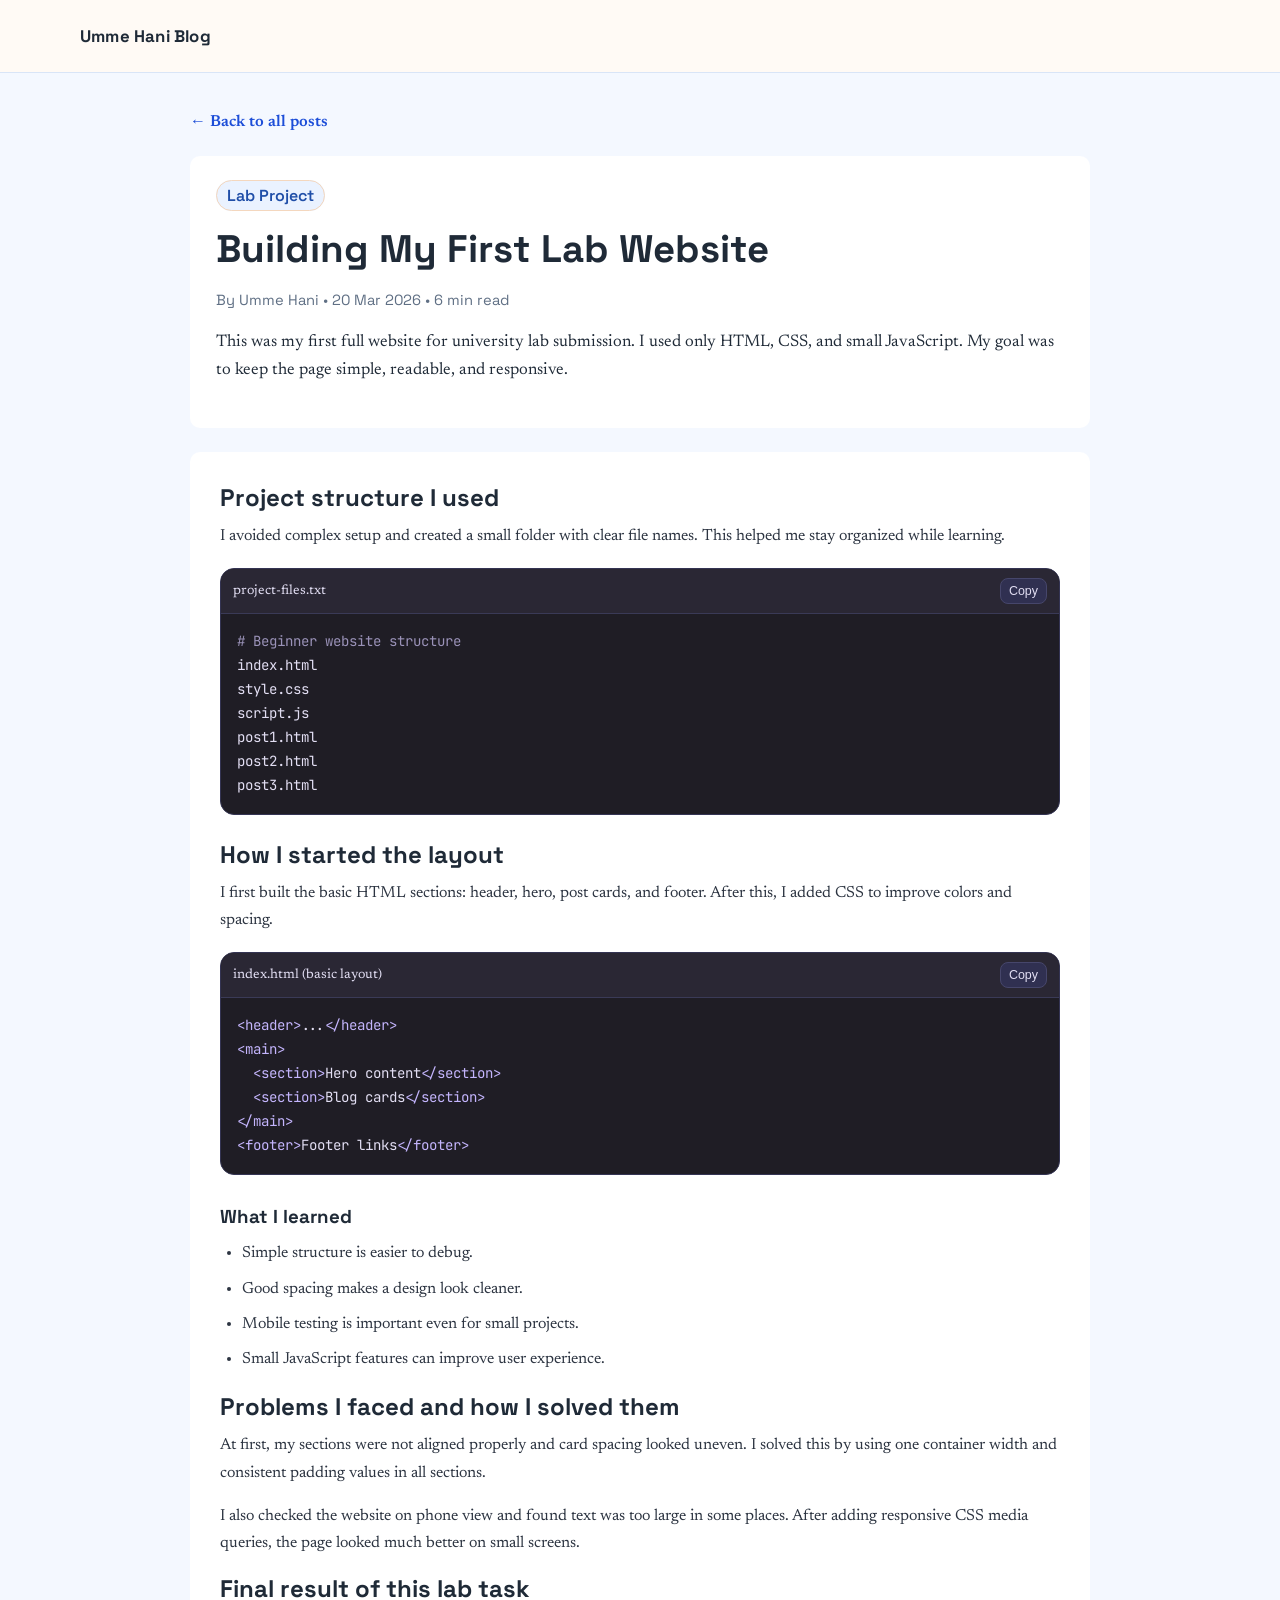
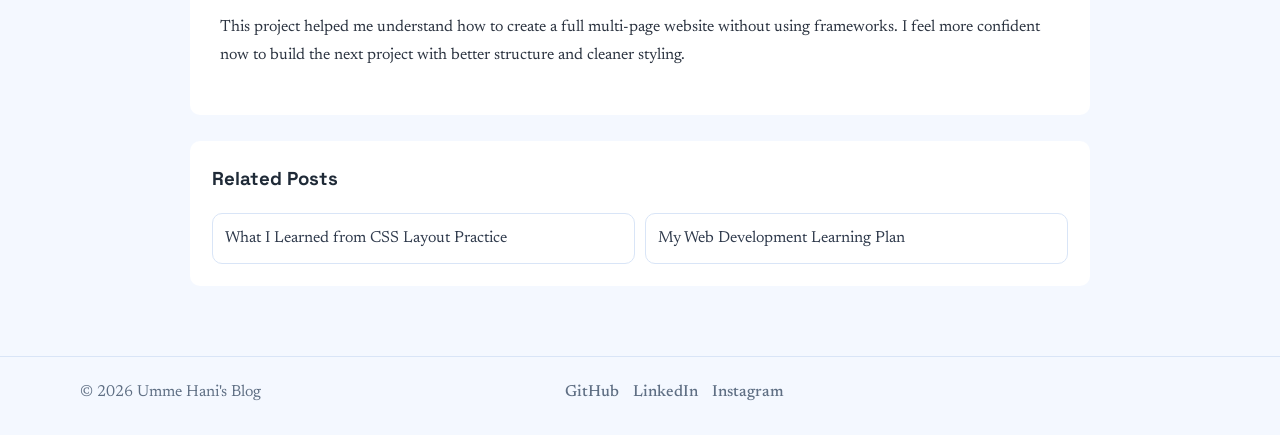
<file: post1.html>
<!DOCTYPE html>
<html lang="en">
<head>
  <meta charset="UTF-8" />
  <meta name="viewport" content="width=device-width, initial-scale=1.0" />
  <title>Building My First Lab Website | Umme Hani Blog</title>
  <meta
    name="description"
    content="My first complete lab website project using HTML, CSS, and JavaScript."
  />
  <link rel="stylesheet" href="style.css" />
</head>
<body>
  <header class="site-header">
    <div class="container nav-wrap">
      <a href="index.html" class="logo">Umme Hani Blog</a>
    </div>
  </header>

  <main class="article-main">
    <div class="article-wrap">
      <a href="index.html#articles" class="back-link">← Back to all posts</a>

      <header class="article-header">
        <span class="badge">Lab Project</span>
        <h1>Building My First Lab Website</h1>
        <p class="article-meta">By Umme Hani • 20 Mar 2026 • 6 min read</p>
        <p class="article-intro">
          This was my first full website for university lab submission. I used only HTML, CSS, and
          small JavaScript. My goal was to keep the page simple, readable, and responsive.
        </p>
      </header>

      <article class="article-content">
        <h2>Project structure I used</h2>
        <p>
          I avoided complex setup and created a small folder with clear file names. This helped me
          stay organized while learning.
        </p>

        <div class="code-block">
          <div class="code-header">
            <span>project-files.txt</span>
            <button class="copy-btn" type="button">Copy</button>
          </div>
          <pre><code><span class="token-comment"># Beginner website structure</span>
index.html
style.css
script.js
post1.html
post2.html
post3.html</code></pre>
        </div>

        <h2>How I started the layout</h2>
        <p>
          I first built the basic HTML sections: header, hero, post cards, and footer. After this,
          I added CSS to improve colors and spacing.
        </p>

        <div class="code-block">
          <div class="code-header">
            <span>index.html (basic layout)</span>
            <button class="copy-btn" type="button">Copy</button>
          </div>
          <pre><code><span class="token-key">&lt;header&gt;</span>...<span class="token-key">&lt;/header&gt;</span>
<span class="token-key">&lt;main&gt;</span>
  <span class="token-key">&lt;section&gt;</span>Hero content<span class="token-key">&lt;/section&gt;</span>
  <span class="token-key">&lt;section&gt;</span>Blog cards<span class="token-key">&lt;/section&gt;</span>
<span class="token-key">&lt;/main&gt;</span>
<span class="token-key">&lt;footer&gt;</span>Footer links<span class="token-key">&lt;/footer&gt;</span></code></pre>
        </div>

        <h3>What I learned</h3>
        <ul>
          <li>Simple structure is easier to debug.</li>
          <li>Good spacing makes a design look cleaner.</li>
          <li>Mobile testing is important even for small projects.</li>
          <li>Small JavaScript features can improve user experience.</li>
        </ul>

        <h2>Problems I faced and how I solved them</h2>
        <p>
          At first, my sections were not aligned properly and card spacing looked uneven. I solved
          this by using one container width and consistent padding values in all sections.
        </p>
        <p>
          I also checked the website on phone view and found text was too large in some places.
          After adding responsive CSS media queries, the page looked much better on small screens.
        </p>

        <h2>Final result of this lab task</h2>
        <p>
          This project helped me understand how to create a full multi-page website without using
          frameworks. I feel more confident now to build the next project with better structure and
          cleaner styling.
        </p>
      </article>

      <section class="related-posts">
        <h3>Related Posts</h3>
        <div class="related-links">
          <a href="post2.html">What I Learned from CSS Layout Practice</a>
          <a href="post3.html">My Web Development Learning Plan</a>
        </div>
      </section>
    </div>
  </main>

  <footer class="site-footer">
    <div class="container footer-grid">
      <p>© 2026 Umme Hani's Blog</p>
      <div class="social-links">
        <a href="https://github.com/ummehani-dev" target="_blank" rel="noopener noreferrer">GitHub</a>
        <a href="#" aria-label="LinkedIn">LinkedIn</a>
        <a href="#" aria-label="Instagram">Instagram</a>
      </div>
      <div class="quick-links"></div>
    </div>
  </footer>

  <script src="script.js"></script>
</body>
</html>
</file>
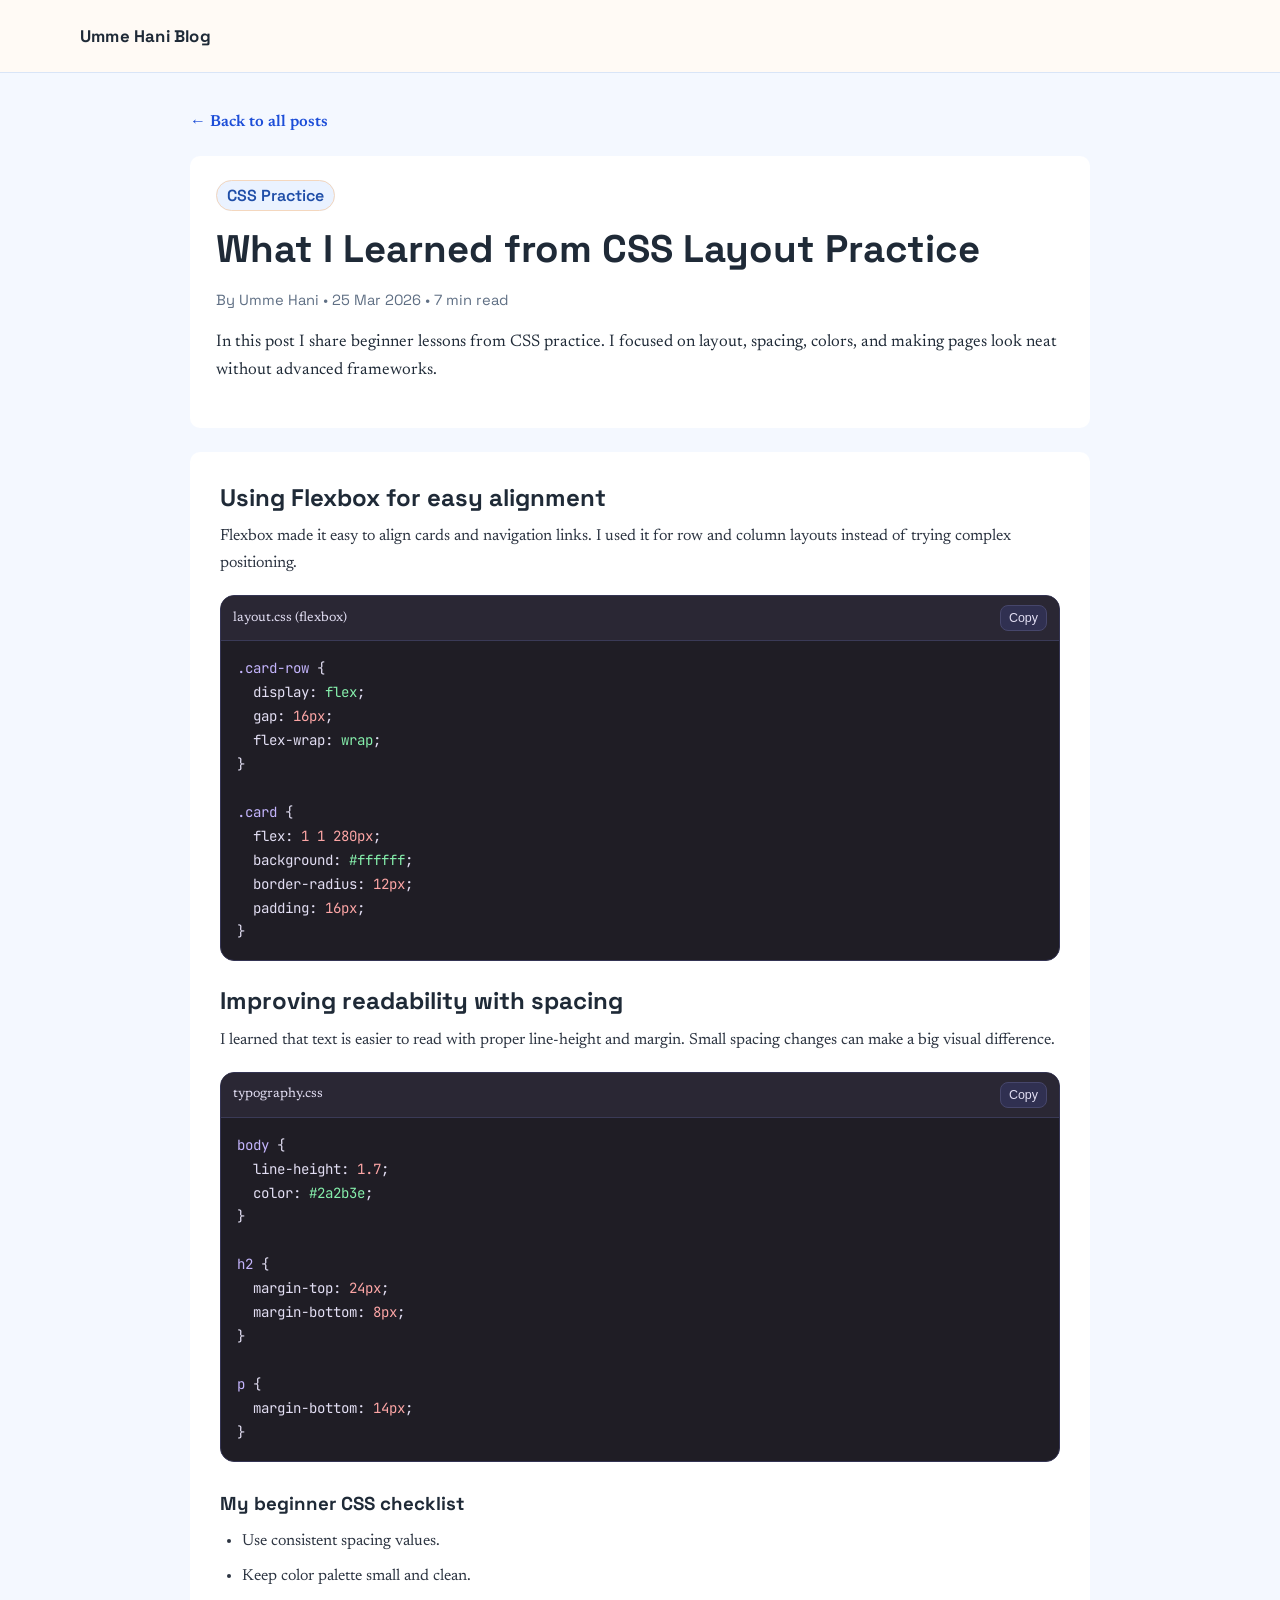
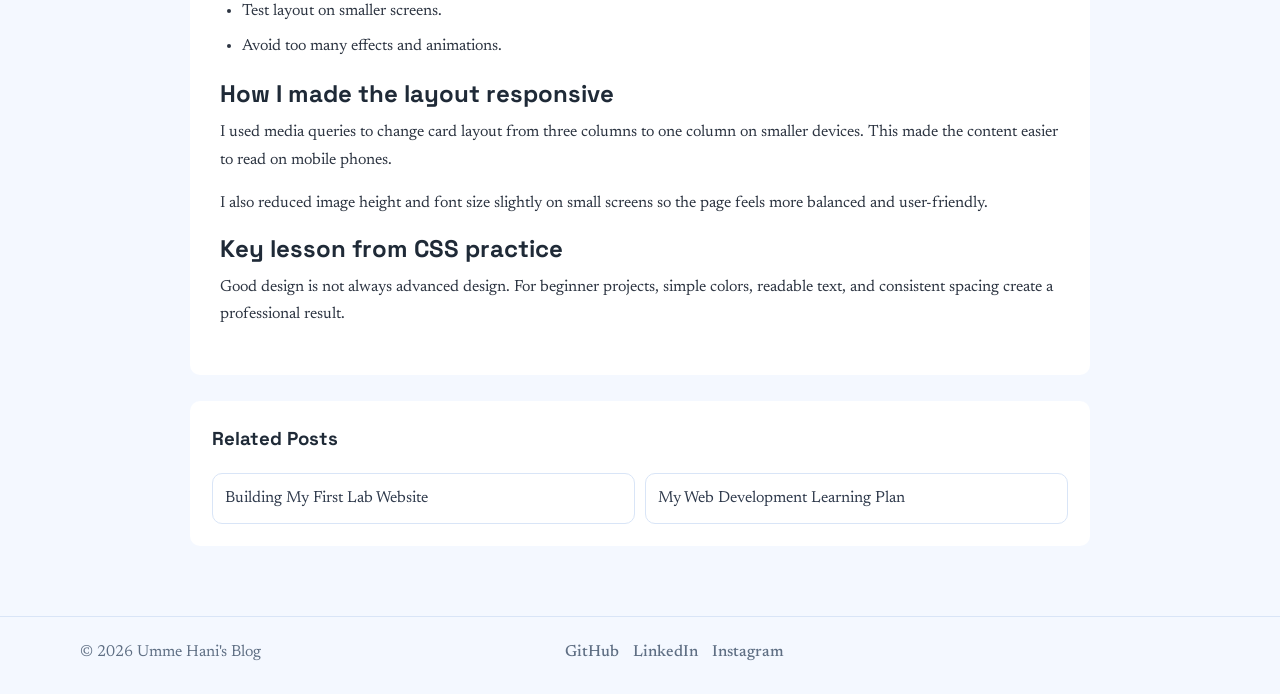
<file: post2.html>
<!DOCTYPE html>
<html lang="en">
<head>
  <meta charset="UTF-8" />
  <meta name="viewport" content="width=device-width, initial-scale=1.0" />
  <title>What I Learned from CSS Layout Practice | Umme Hani Blog</title>
  <meta
    name="description"
    content="My beginner notes on CSS layout, flexbox, and spacing."
  />
  <link rel="stylesheet" href="style.css" />
</head>
<body>
  <header class="site-header">
    <div class="container nav-wrap">
      <a href="index.html" class="logo">Umme Hani Blog</a>
    </div>
  </header>

  <main class="article-main">
    <div class="article-wrap">
      <a href="index.html#articles" class="back-link">← Back to all posts</a>

      <header class="article-header">
        <span class="badge">CSS Practice</span>
        <h1>What I Learned from CSS Layout Practice</h1>
        <p class="article-meta">By Umme Hani • 25 Mar 2026 • 7 min read</p>
        <p class="article-intro">
          In this post I share beginner lessons from CSS practice. I focused on layout, spacing,
          colors, and making pages look neat without advanced frameworks.
        </p>
      </header>

      <article class="article-content">
        <h2>Using Flexbox for easy alignment</h2>
        <p>
          Flexbox made it easy to align cards and navigation links. I used it for row and column
          layouts instead of trying complex positioning.
        </p>

        <div class="code-block">
          <div class="code-header">
            <span>layout.css (flexbox)</span>
            <button class="copy-btn" type="button">Copy</button>
          </div>
          <pre><code><span class="token-key">.card-row</span> {
  display: <span class="token-str">flex</span>;
  gap: <span class="token-type">16px</span>;
  flex-wrap: <span class="token-str">wrap</span>;
}

<span class="token-key">.card</span> {
  flex: <span class="token-type">1 1 280px</span>;
  background: <span class="token-str">#ffffff</span>;
  border-radius: <span class="token-type">12px</span>;
  padding: <span class="token-type">16px</span>;
}</code></pre>
        </div>

        <h2>Improving readability with spacing</h2>
        <p>
          I learned that text is easier to read with proper line-height and margin. Small spacing
          changes can make a big visual difference.
        </p>

        <div class="code-block">
          <div class="code-header">
            <span>typography.css</span>
            <button class="copy-btn" type="button">Copy</button>
          </div>
          <pre><code><span class="token-key">body</span> {
  line-height: <span class="token-type">1.7</span>;
  color: <span class="token-str">#2a2b3e</span>;
}

<span class="token-key">h2</span> {
  margin-top: <span class="token-type">24px</span>;
  margin-bottom: <span class="token-type">8px</span>;
}

<span class="token-key">p</span> {
  margin-bottom: <span class="token-type">14px</span>;
}</code></pre>
        </div>

        <h3>My beginner CSS checklist</h3>
        <ul>
          <li>Use consistent spacing values.</li>
          <li>Keep color palette small and clean.</li>
          <li>Test layout on smaller screens.</li>
          <li>Avoid too many effects and animations.</li>
        </ul>

        <h2>How I made the layout responsive</h2>
        <p>
          I used media queries to change card layout from three columns to one column on smaller
          devices. This made the content easier to read on mobile phones.
        </p>
        <p>
          I also reduced image height and font size slightly on small screens so the page feels more
          balanced and user-friendly.
        </p>

        <h2>Key lesson from CSS practice</h2>
        <p>
          Good design is not always advanced design. For beginner projects, simple colors, readable
          text, and consistent spacing create a professional result.
        </p>
      </article>

      <section class="related-posts">
        <h3>Related Posts</h3>
        <div class="related-links">
          <a href="post1.html">Building My First Lab Website</a>
          <a href="post3.html">My Web Development Learning Plan</a>
        </div>
      </section>
    </div>
  </main>

  <footer class="site-footer">
    <div class="container footer-grid">
      <p>© 2026 Umme Hani's Blog</p>
      <div class="social-links">
        <a href="https://github.com/ummehani-dev" target="_blank" rel="noopener noreferrer">GitHub</a>
        <a href="#" aria-label="LinkedIn">LinkedIn</a>
        <a href="#" aria-label="Instagram">Instagram</a>
      </div>
      <div class="quick-links"></div>
    </div>
  </footer>

  <script src="script.js"></script>
</body>
</html>
</file>
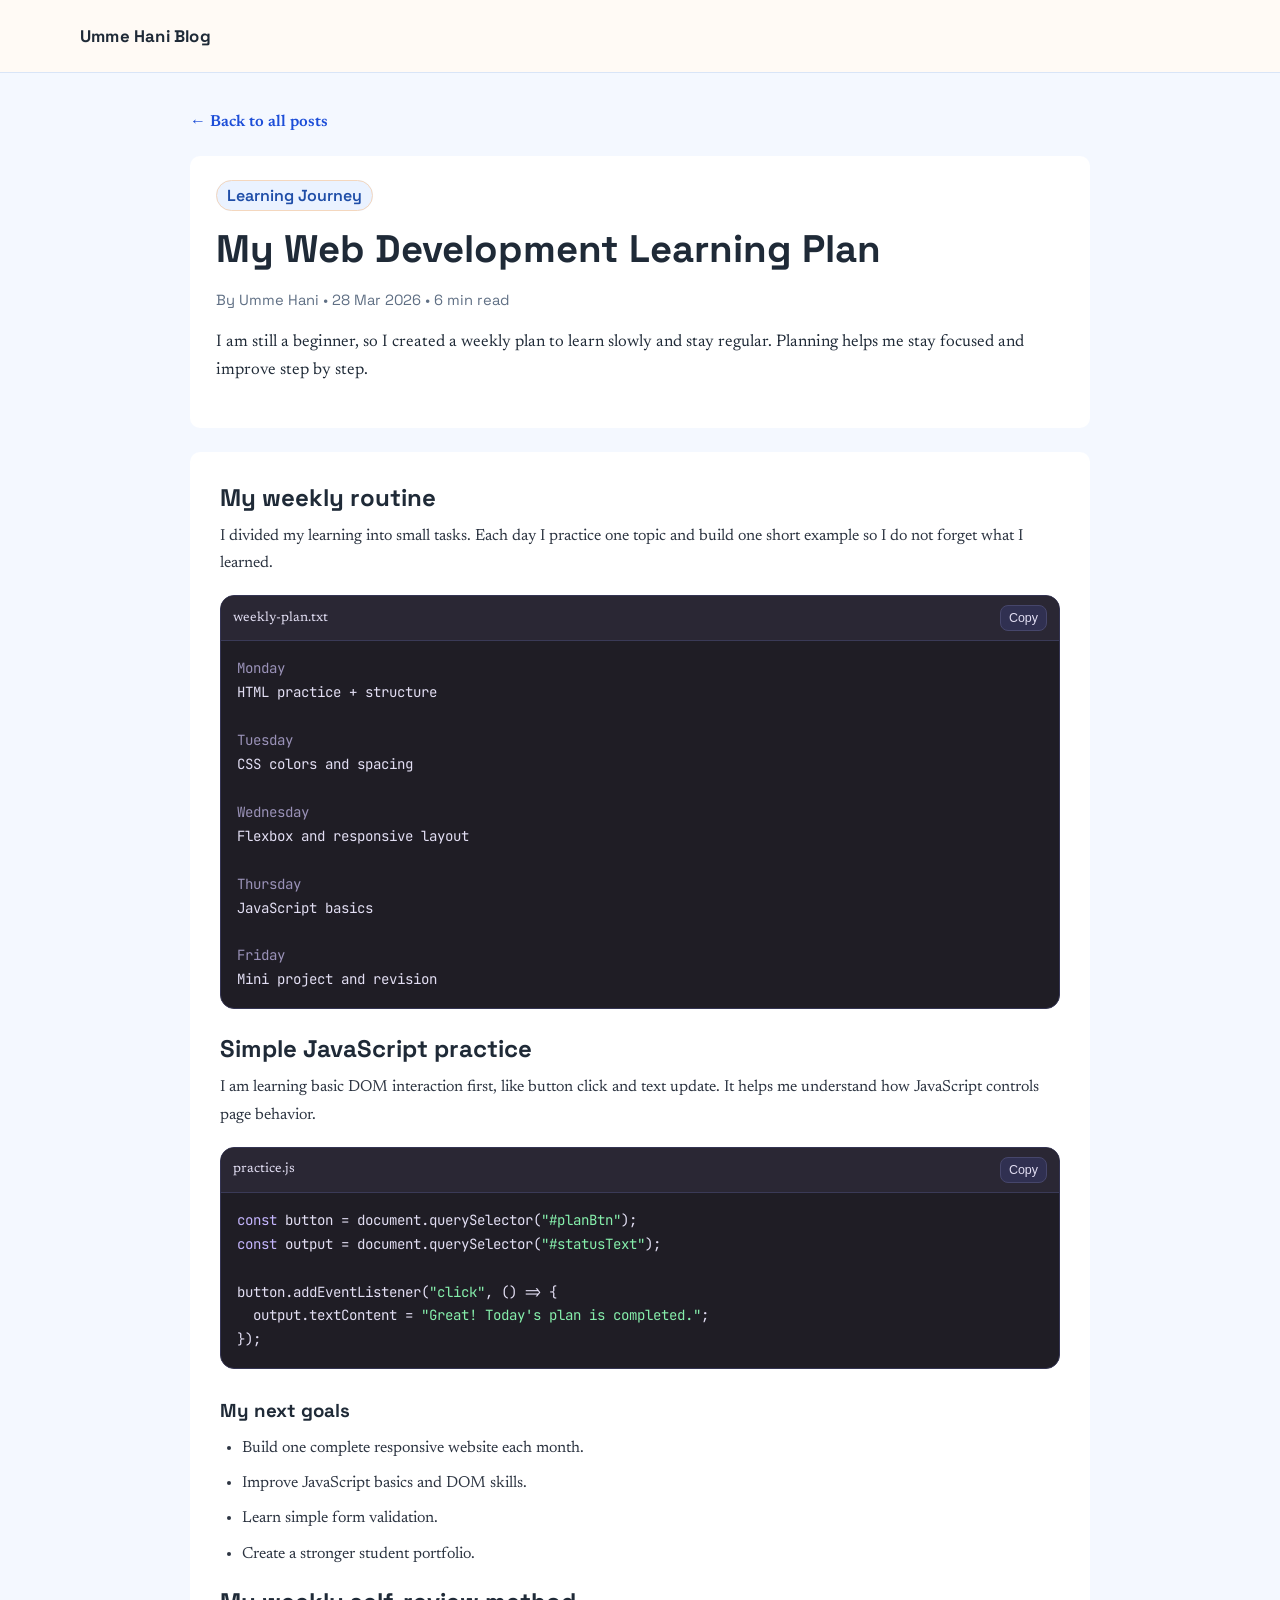
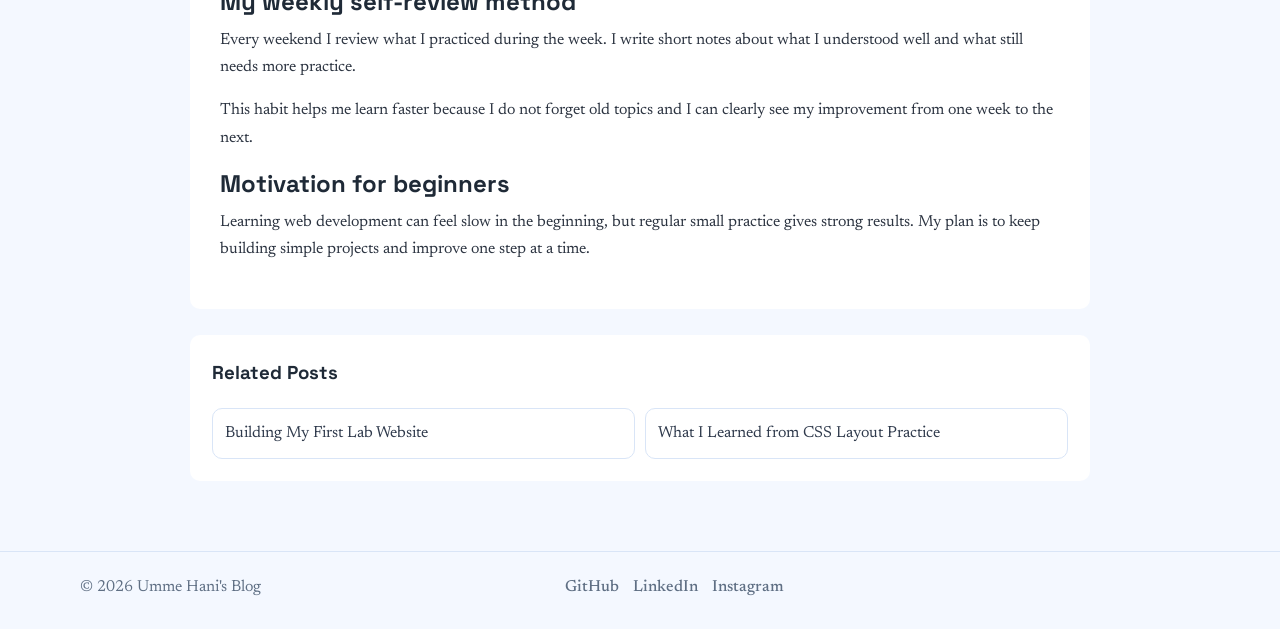
<file: post3.html>
<!DOCTYPE html>
<html lang="en">
<head>
  <meta charset="UTF-8" />
  <meta name="viewport" content="width=device-width, initial-scale=1.0" />
  <title>My Web Development Learning Plan | Umme Hani Blog</title>
  <meta
    name="description"
    content="My weekly learning plan as a beginner web development student."
  />
  <link rel="stylesheet" href="style.css" />
</head>
<body>
  <header class="site-header">
    <div class="container nav-wrap">
      <a href="index.html" class="logo">Umme Hani Blog</a>
    </div>
  </header>

  <main class="article-main">
    <div class="article-wrap">
      <a href="index.html#articles" class="back-link">← Back to all posts</a>

      <header class="article-header">
        <span class="badge">Learning Journey</span>
        <h1>My Web Development Learning Plan</h1>
        <p class="article-meta">By Umme Hani • 28 Mar 2026 • 6 min read</p>
        <p class="article-intro">
          I am still a beginner, so I created a weekly plan to learn slowly and stay regular.
          Planning helps me stay focused and improve step by step.
        </p>
      </header>

      <article class="article-content">
        <h2>My weekly routine</h2>
        <p>
          I divided my learning into small tasks. Each day I practice one topic and build one short
          example so I do not forget what I learned.
        </p>

        <div class="code-block">
          <div class="code-header">
            <span>weekly-plan.txt</span>
            <button class="copy-btn" type="button">Copy</button>
          </div>
          <pre><code><span class="token-comment">Monday</span>
HTML practice + structure

<span class="token-comment">Tuesday</span>
CSS colors and spacing

<span class="token-comment">Wednesday</span>
Flexbox and responsive layout

<span class="token-comment">Thursday</span>
JavaScript basics

<span class="token-comment">Friday</span>
Mini project and revision</code></pre>
        </div>

        <h2>Simple JavaScript practice</h2>
        <p>
          I am learning basic DOM interaction first, like button click and text update. It helps me
          understand how JavaScript controls page behavior.
        </p>

        <div class="code-block">
          <div class="code-header">
            <span>practice.js</span>
            <button class="copy-btn" type="button">Copy</button>
          </div>
          <pre><code><span class="token-key">const</span> button = document.querySelector(<span class="token-str">"#planBtn"</span>);
<span class="token-key">const</span> output = document.querySelector(<span class="token-str">"#statusText"</span>);

button.addEventListener(<span class="token-str">"click"</span>, () =&gt; {
  output.textContent = <span class="token-str">"Great! Today's plan is completed."</span>;
});</code></pre>
        </div>

        <h3>My next goals</h3>
        <ul>
          <li>Build one complete responsive website each month.</li>
          <li>Improve JavaScript basics and DOM skills.</li>
          <li>Learn simple form validation.</li>
          <li>Create a stronger student portfolio.</li>
        </ul>

        <h2>My weekly self-review method</h2>
        <p>
          Every weekend I review what I practiced during the week. I write short notes about what I
          understood well and what still needs more practice.
        </p>
        <p>
          This habit helps me learn faster because I do not forget old topics and I can clearly see
          my improvement from one week to the next.
        </p>

        <h2>Motivation for beginners</h2>
        <p>
          Learning web development can feel slow in the beginning, but regular small practice gives
          strong results. My plan is to keep building simple projects and improve one step at a time.
        </p>
      </article>

      <section class="related-posts">
        <h3>Related Posts</h3>
        <div class="related-links">
          <a href="post1.html">Building My First Lab Website</a>
          <a href="post2.html">What I Learned from CSS Layout Practice</a>
        </div>
      </section>
    </div>
  </main>

  <footer class="site-footer">
    <div class="container footer-grid">
      <p>© 2026 Umme Hani's Blog</p>
      <div class="social-links">
        <a href="https://github.com/ummehani-dev" target="_blank" rel="noopener noreferrer">GitHub</a>
        <a href="#" aria-label="LinkedIn">LinkedIn</a>
        <a href="#" aria-label="Instagram">Instagram</a>
      </div>
      <div class="quick-links"></div>
    </div>
  </footer>

  <script src="script.js"></script>
</body>
</html>
</file>
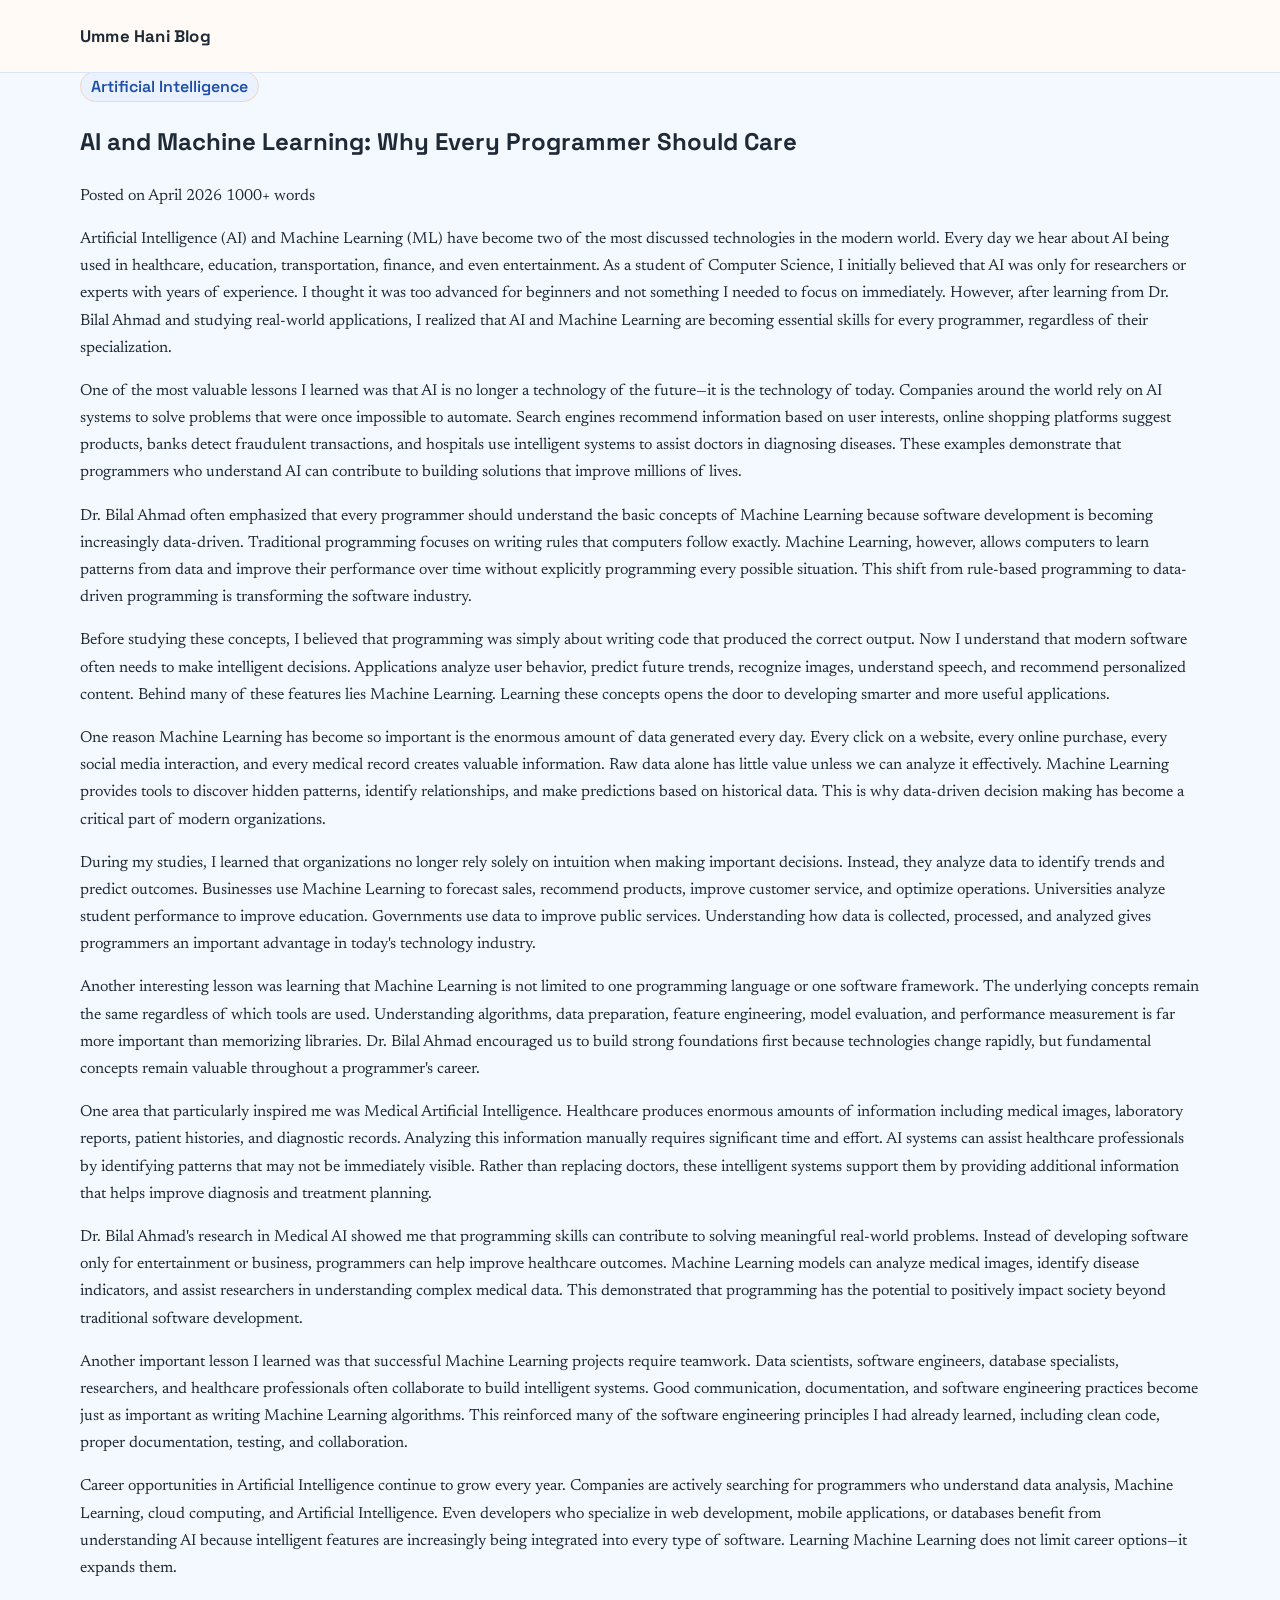
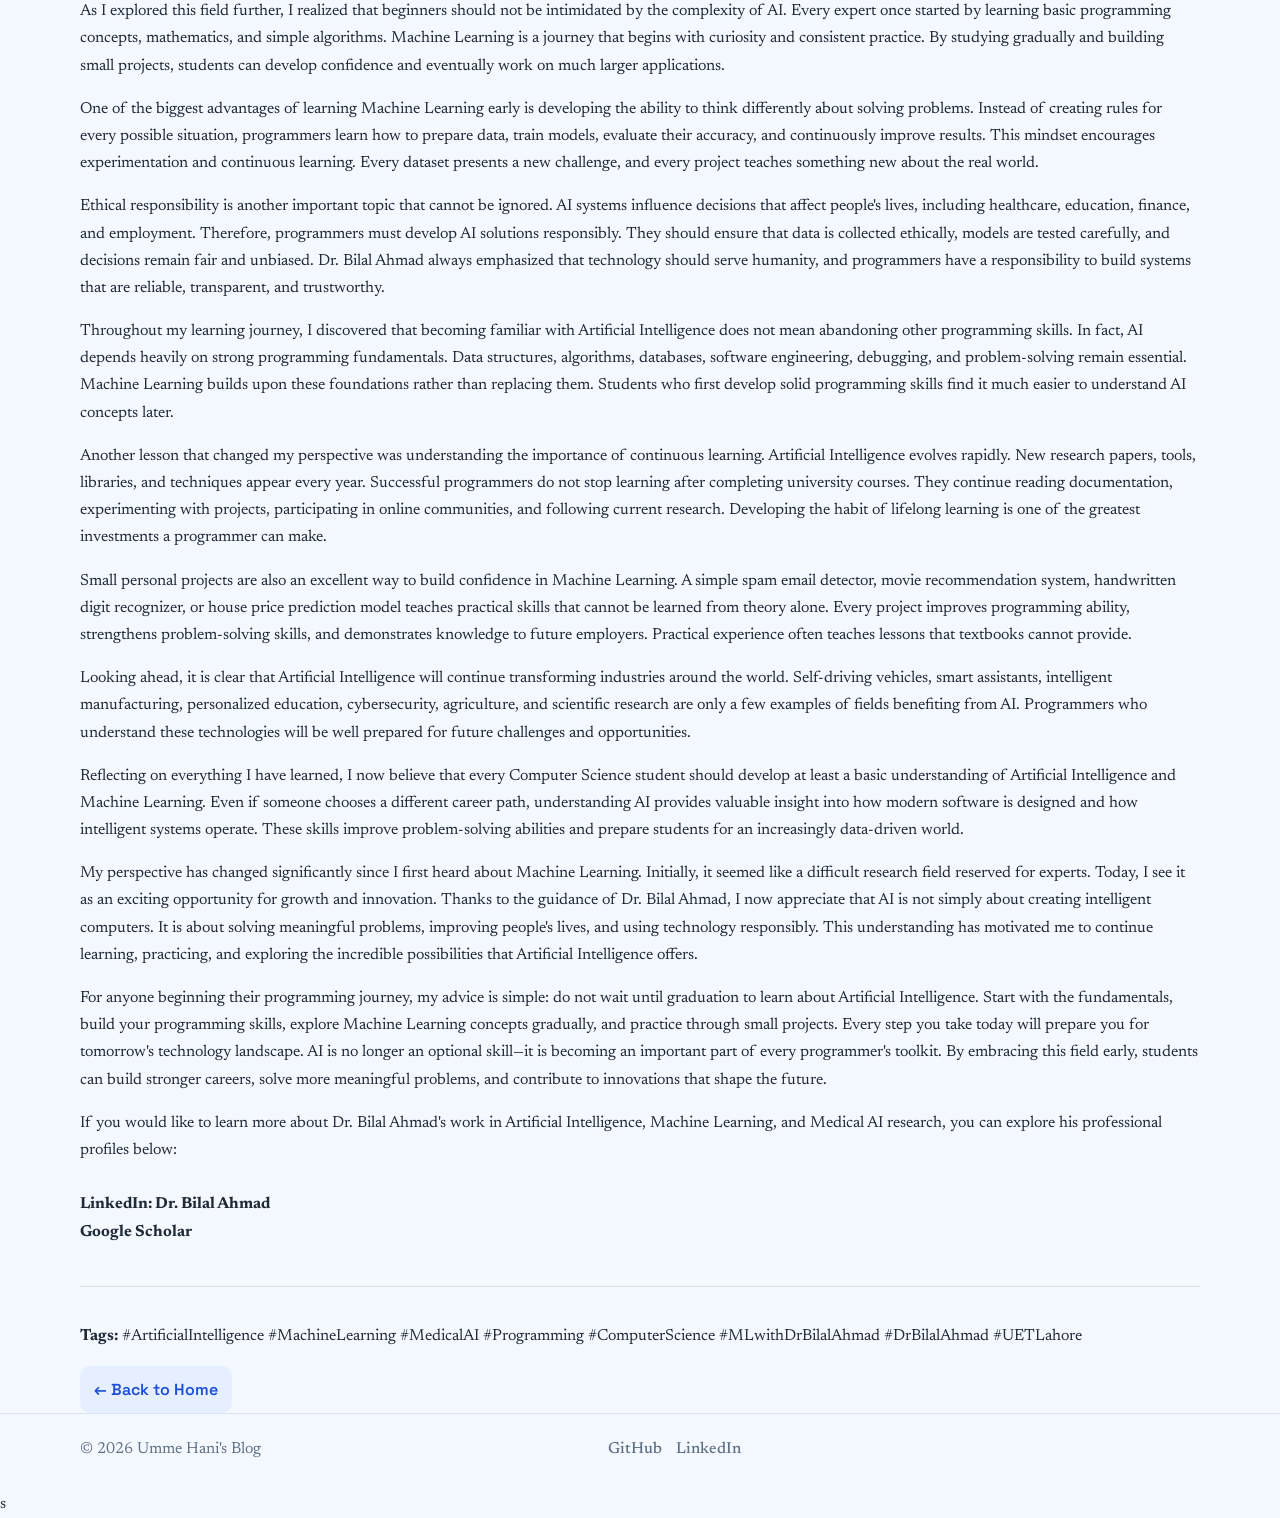
<file: post_ai_importance.html>
<!DOCTYPE html>
<html lang="en">
<head>
  <meta charset="UTF-8" />
  <meta name="viewport" content="width=device-width, initial-scale=1.0" />
  <title>AI and Machine Learning: Why Every Programmer Should Care | Umme Hani Blog</title>
  <meta name="description" content="Discover why Artificial Intelligence and Machine Learning are becoming essential skills for every programmer and how they are shaping the future of technology." />
  <link rel="stylesheet" href="style.css" />
</head>
<body>

  <header class="site-header">
    <div class="container nav-wrap">
      <a href="index.html" class="logo">Umme Hani Blog</a>
    </div>
  </header>

  <main>
    <article class="post-single">
      <div class="container post-container">

        <div class="post-header">
          <span class="badge">Artificial Intelligence</span>
          <h1>AI and Machine Learning: Why Every Programmer Should Care</h1>

          <div class="post-meta">
            <span>Posted on April 2026</span>
            <span>1000+ words</span>
          </div>
        </div>

        <div class="post-body">

          <p>
            Artificial Intelligence (AI) and Machine Learning (ML) have become two of the most discussed technologies in the modern world. Every day we hear about AI being used in healthcare, education, transportation, finance, and even entertainment. As a student of Computer Science, I initially believed that AI was only for researchers or experts with years of experience. I thought it was too advanced for beginners and not something I needed to focus on immediately. However, after learning from Dr. Bilal Ahmad and studying real-world applications, I realized that AI and Machine Learning are becoming essential skills for every programmer, regardless of their specialization.
          </p>

          <p>
            One of the most valuable lessons I learned was that AI is no longer a technology of the future—it is the technology of today. Companies around the world rely on AI systems to solve problems that were once impossible to automate. Search engines recommend information based on user interests, online shopping platforms suggest products, banks detect fraudulent transactions, and hospitals use intelligent systems to assist doctors in diagnosing diseases. These examples demonstrate that programmers who understand AI can contribute to building solutions that improve millions of lives.
          </p>

          <p>
            Dr. Bilal Ahmad often emphasized that every programmer should understand the basic concepts of Machine Learning because software development is becoming increasingly data-driven. Traditional programming focuses on writing rules that computers follow exactly. Machine Learning, however, allows computers to learn patterns from data and improve their performance over time without explicitly programming every possible situation. This shift from rule-based programming to data-driven programming is transforming the software industry.
          </p>

          <p>
            Before studying these concepts, I believed that programming was simply about writing code that produced the correct output. Now I understand that modern software often needs to make intelligent decisions. Applications analyze user behavior, predict future trends, recognize images, understand speech, and recommend personalized content. Behind many of these features lies Machine Learning. Learning these concepts opens the door to developing smarter and more useful applications.
          </p>

          <p>
            One reason Machine Learning has become so important is the enormous amount of data generated every day. Every click on a website, every online purchase, every social media interaction, and every medical record creates valuable information. Raw data alone has little value unless we can analyze it effectively. Machine Learning provides tools to discover hidden patterns, identify relationships, and make predictions based on historical data. This is why data-driven decision making has become a critical part of modern organizations.
          </p>

          <p>
            During my studies, I learned that organizations no longer rely solely on intuition when making important decisions. Instead, they analyze data to identify trends and predict outcomes. Businesses use Machine Learning to forecast sales, recommend products, improve customer service, and optimize operations. Universities analyze student performance to improve education. Governments use data to improve public services. Understanding how data is collected, processed, and analyzed gives programmers an important advantage in today's technology industry.
          </p>

          <p>
            Another interesting lesson was learning that Machine Learning is not limited to one programming language or one software framework. The underlying concepts remain the same regardless of which tools are used. Understanding algorithms, data preparation, feature engineering, model evaluation, and performance measurement is far more important than memorizing libraries. Dr. Bilal Ahmad encouraged us to build strong foundations first because technologies change rapidly, but fundamental concepts remain valuable throughout a programmer's career.
          </p>

          <p>
            One area that particularly inspired me was Medical Artificial Intelligence. Healthcare produces enormous amounts of information including medical images, laboratory reports, patient histories, and diagnostic records. Analyzing this information manually requires significant time and effort. AI systems can assist healthcare professionals by identifying patterns that may not be immediately visible. Rather than replacing doctors, these intelligent systems support them by providing additional information that helps improve diagnosis and treatment planning.
          </p>

          <p>
            Dr. Bilal Ahmad's research in Medical AI showed me that programming skills can contribute to solving meaningful real-world problems. Instead of developing software only for entertainment or business, programmers can help improve healthcare outcomes. Machine Learning models can analyze medical images, identify disease indicators, and assist researchers in understanding complex medical data. This demonstrated that programming has the potential to positively impact society beyond traditional software development.
          </p>

          <p>
            Another important lesson I learned was that successful Machine Learning projects require teamwork. Data scientists, software engineers, database specialists, researchers, and healthcare professionals often collaborate to build intelligent systems. Good communication, documentation, and software engineering practices become just as important as writing Machine Learning algorithms. This reinforced many of the software engineering principles I had already learned, including clean code, proper documentation, testing, and collaboration.
          </p>

          <p>
            Career opportunities in Artificial Intelligence continue to grow every year. Companies are actively searching for programmers who understand data analysis, Machine Learning, cloud computing, and Artificial Intelligence. Even developers who specialize in web development, mobile applications, or databases benefit from understanding AI because intelligent features are increasingly being integrated into every type of software. Learning Machine Learning does not limit career options—it expands them.
          </p>

          <p>
            As I explored this field further, I realized that beginners should not be intimidated by the complexity of AI. Every expert once started by learning basic programming concepts, mathematics, and simple algorithms. Machine Learning is a journey that begins with curiosity and consistent practice. By studying gradually and building small projects, students can develop confidence and eventually work on much larger applications.
          </p>          <p>
            One of the biggest advantages of learning Machine Learning early is developing the ability to think differently about solving problems. Instead of creating rules for every possible situation, programmers learn how to prepare data, train models, evaluate their accuracy, and continuously improve results. This mindset encourages experimentation and continuous learning. Every dataset presents a new challenge, and every project teaches something new about the real world.
          </p>

          <p>
            Ethical responsibility is another important topic that cannot be ignored. AI systems influence decisions that affect people's lives, including healthcare, education, finance, and employment. Therefore, programmers must develop AI solutions responsibly. They should ensure that data is collected ethically, models are tested carefully, and decisions remain fair and unbiased. Dr. Bilal Ahmad always emphasized that technology should serve humanity, and programmers have a responsibility to build systems that are reliable, transparent, and trustworthy.
          </p>

          <p>
            Throughout my learning journey, I discovered that becoming familiar with Artificial Intelligence does not mean abandoning other programming skills. In fact, AI depends heavily on strong programming fundamentals. Data structures, algorithms, databases, software engineering, debugging, and problem-solving remain essential. Machine Learning builds upon these foundations rather than replacing them. Students who first develop solid programming skills find it much easier to understand AI concepts later.
          </p>

          <p>
            Another lesson that changed my perspective was understanding the importance of continuous learning. Artificial Intelligence evolves rapidly. New research papers, tools, libraries, and techniques appear every year. Successful programmers do not stop learning after completing university courses. They continue reading documentation, experimenting with projects, participating in online communities, and following current research. Developing the habit of lifelong learning is one of the greatest investments a programmer can make.
          </p>

          <p>
            Small personal projects are also an excellent way to build confidence in Machine Learning. A simple spam email detector, movie recommendation system, handwritten digit recognizer, or house price prediction model teaches practical skills that cannot be learned from theory alone. Every project improves programming ability, strengthens problem-solving skills, and demonstrates knowledge to future employers. Practical experience often teaches lessons that textbooks cannot provide.
          </p>

          <p>
            Looking ahead, it is clear that Artificial Intelligence will continue transforming industries around the world. Self-driving vehicles, smart assistants, intelligent manufacturing, personalized education, cybersecurity, agriculture, and scientific research are only a few examples of fields benefiting from AI. Programmers who understand these technologies will be well prepared for future challenges and opportunities.
          </p>

          <p>
            Reflecting on everything I have learned, I now believe that every Computer Science student should develop at least a basic understanding of Artificial Intelligence and Machine Learning. Even if someone chooses a different career path, understanding AI provides valuable insight into how modern software is designed and how intelligent systems operate. These skills improve problem-solving abilities and prepare students for an increasingly data-driven world.
          </p>

          <p>
            My perspective has changed significantly since I first heard about Machine Learning. Initially, it seemed like a difficult research field reserved for experts. Today, I see it as an exciting opportunity for growth and innovation. Thanks to the guidance of Dr. Bilal Ahmad, I now appreciate that AI is not simply about creating intelligent computers. It is about solving meaningful problems, improving people's lives, and using technology responsibly. This understanding has motivated me to continue learning, practicing, and exploring the incredible possibilities that Artificial Intelligence offers.
          </p>

          <p>
            For anyone beginning their programming journey, my advice is simple: do not wait until graduation to learn about Artificial Intelligence. Start with the fundamentals, build your programming skills, explore Machine Learning concepts gradually, and practice through small projects. Every step you take today will prepare you for tomorrow's technology landscape. AI is no longer an optional skill—it is becoming an important part of every programmer's toolkit. By embracing this field early, students can build stronger careers, solve more meaningful problems, and contribute to innovations that shape the future.
          </p>

          <p>
            If you would like to learn more about Dr. Bilal Ahmad's work in Artificial Intelligence, Machine Learning, and Medical AI research, you can explore his professional profiles below:
            <br /><br />
            <a href="https://www.linkedin.com/in/drbilalphd/" target="_blank" rel="noopener noreferrer"><strong>LinkedIn: Dr. Bilal Ahmad</strong></a>
            <br />
            <a href="https://scholar.google.com.au/citations?user=8nZ0jVkAAAAJ&hl=en" target="_blank" rel="noopener noreferrer"><strong>Google Scholar</strong></a>
          </p>

          <div class="hashtags" style="margin-top:40px; padding-top:20px; border-top:1px solid #ddd;">
            <p><strong>Tags:</strong> #ArtificialIntelligence #MachineLearning #MedicalAI #Programming #ComputerScience #MLwithDrBilalAhmad #DrBilalAhmad #UETLahore</p>
          </div>

        </div>

        <div class="post-footer">
          <a href="index.html" class="btn btn-secondary">← Back to Home</a>
        </div>

      </div>
    </article>
  </main>

  <footer class="site-footer">
    <div class="container footer-grid">
      <p>© 2026 Umme Hani's Blog</p>

      <div class="social-links">
        <a href="https://github.com/umehani17" target="_blank" rel="noopener noreferrer">GitHub</a>
        <a href="https://www.linkedin.com/in/drbilalphd/" target="_blank" rel="noopener noreferrer">LinkedIn</a>
      </div>
    </div>
  </footer>

  <script src="script.js"></script>

</body>
</html>s
</file>
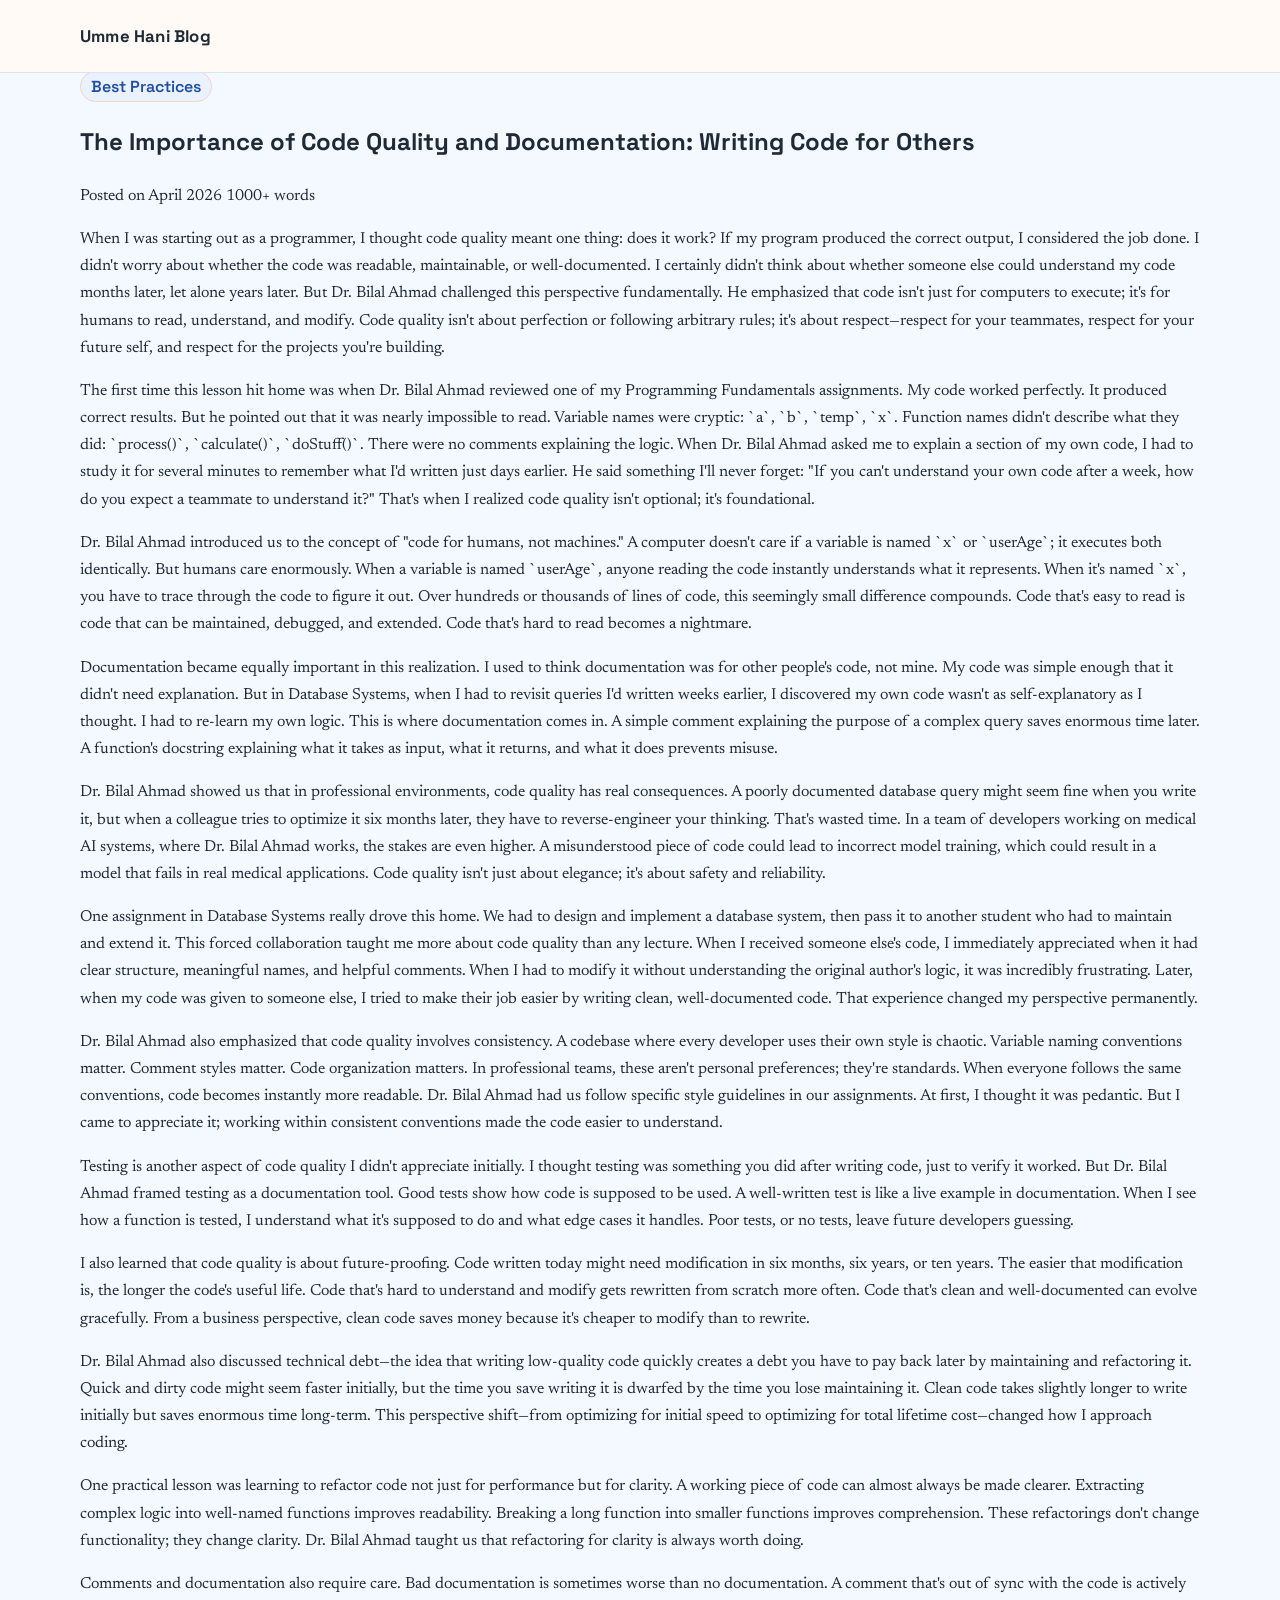
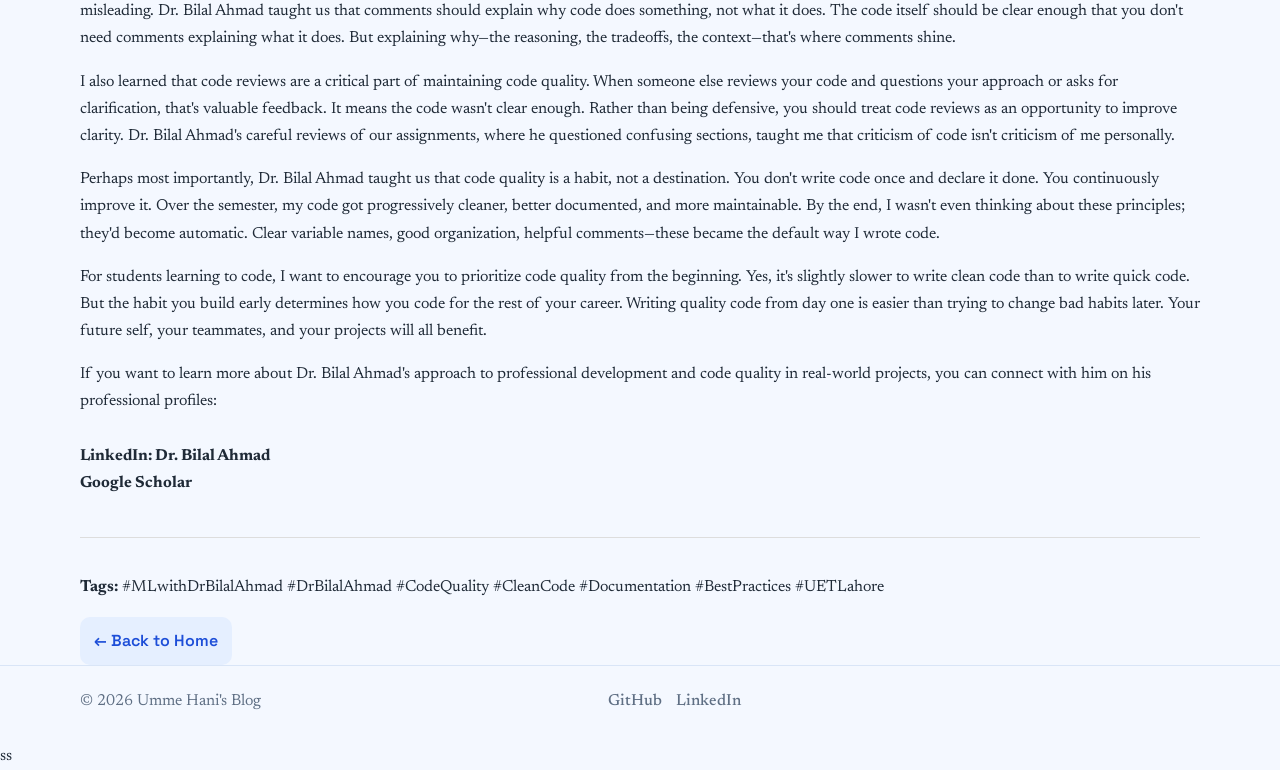
<file: post_code_quality.html>
<!DOCTYPE html>
<html lang="en">
<head>
  <meta charset="UTF-8" />
  <meta name="viewport" content="width=device-width, initial-scale=1.0" />
  <title>The Importance of Code Quality and Documentation | Umme Hani Blog</title>
  <meta name="description" content="Why writing clean, documented code matters. How code quality impacts team collaboration and long-term maintainability." />
  <link rel="stylesheet" href="style.css" />
</head>
<body>
  <header class="site-header">
    <div class="container nav-wrap">
      <a href="index.html" class="logo">Umme Hani Blog</a>
    </div>
  </header>

  <main>
    <article class="post-single">
      <div class="container post-container">
        <div class="post-header">
          <span class="badge">Best Practices</span>
          <h1>The Importance of Code Quality and Documentation: Writing Code for Others</h1>
          <div class="post-meta">
            <span>Posted on April 2026</span>
            <span>1000+ words</span>
          </div>
        </div>

        <div class="post-body">

          <p>When I was starting out as a programmer, I thought code quality meant one thing: does it work? If my program produced the correct output, I considered the job done. I didn't worry about whether the code was readable, maintainable, or well-documented. I certainly didn't think about whether someone else could understand my code months later, let alone years later. But Dr. Bilal Ahmad challenged this perspective fundamentally. He emphasized that code isn't just for computers to execute; it's for humans to read, understand, and modify. Code quality isn't about perfection or following arbitrary rules; it's about respect—respect for your teammates, respect for your future self, and respect for the projects you're building.</p>

          <p>The first time this lesson hit home was when Dr. Bilal Ahmad reviewed one of my Programming Fundamentals assignments. My code worked perfectly. It produced correct results. But he pointed out that it was nearly impossible to read. Variable names were cryptic: `a`, `b`, `temp`, `x`. Function names didn't describe what they did: `process()`, `calculate()`, `doStuff()`. There were no comments explaining the logic. When Dr. Bilal Ahmad asked me to explain a section of my own code, I had to study it for several minutes to remember what I'd written just days earlier. He said something I'll never forget: "If you can't understand your own code after a week, how do you expect a teammate to understand it?" That's when I realized code quality isn't optional; it's foundational.</p>

          <p>Dr. Bilal Ahmad introduced us to the concept of "code for humans, not machines." A computer doesn't care if a variable is named `x` or `userAge`; it executes both identically. But humans care enormously. When a variable is named `userAge`, anyone reading the code instantly understands what it represents. When it's named `x`, you have to trace through the code to figure it out. Over hundreds or thousands of lines of code, this seemingly small difference compounds. Code that's easy to read is code that can be maintained, debugged, and extended. Code that's hard to read becomes a nightmare.</p>

          <p>Documentation became equally important in this realization. I used to think documentation was for other people's code, not mine. My code was simple enough that it didn't need explanation. But in Database Systems, when I had to revisit queries I'd written weeks earlier, I discovered my own code wasn't as self-explanatory as I thought. I had to re-learn my own logic. This is where documentation comes in. A simple comment explaining the purpose of a complex query saves enormous time later. A function's docstring explaining what it takes as input, what it returns, and what it does prevents misuse.</p>

          <p>Dr. Bilal Ahmad showed us that in professional environments, code quality has real consequences. A poorly documented database query might seem fine when you write it, but when a colleague tries to optimize it six months later, they have to reverse-engineer your thinking. That's wasted time. In a team of developers working on medical AI systems, where Dr. Bilal Ahmad works, the stakes are even higher. A misunderstood piece of code could lead to incorrect model training, which could result in a model that fails in real medical applications. Code quality isn't just about elegance; it's about safety and reliability.</p>

          <p>One assignment in Database Systems really drove this home. We had to design and implement a database system, then pass it to another student who had to maintain and extend it. This forced collaboration taught me more about code quality than any lecture. When I received someone else's code, I immediately appreciated when it had clear structure, meaningful names, and helpful comments. When I had to modify it without understanding the original author's logic, it was incredibly frustrating. Later, when my code was given to someone else, I tried to make their job easier by writing clean, well-documented code. That experience changed my perspective permanently.</p>

          <p>Dr. Bilal Ahmad also emphasized that code quality involves consistency. A codebase where every developer uses their own style is chaotic. Variable naming conventions matter. Comment styles matter. Code organization matters. In professional teams, these aren't personal preferences; they're standards. When everyone follows the same conventions, code becomes instantly more readable. Dr. Bilal Ahmad had us follow specific style guidelines in our assignments. At first, I thought it was pedantic. But I came to appreciate it; working within consistent conventions made the code easier to understand.</p>

          <p>Testing is another aspect of code quality I didn't appreciate initially. I thought testing was something you did after writing code, just to verify it worked. But Dr. Bilal Ahmad framed testing as a documentation tool. Good tests show how code is supposed to be used. A well-written test is like a live example in documentation. When I see how a function is tested, I understand what it's supposed to do and what edge cases it handles. Poor tests, or no tests, leave future developers guessing.</p>

          <p>I also learned that code quality is about future-proofing. Code written today might need modification in six months, six years, or ten years. The easier that modification is, the longer the code's useful life. Code that's hard to understand and modify gets rewritten from scratch more often. Code that's clean and well-documented can evolve gracefully. From a business perspective, clean code saves money because it's cheaper to modify than to rewrite.</p>

          <p>Dr. Bilal Ahmad also discussed technical debt—the idea that writing low-quality code quickly creates a debt you have to pay back later by maintaining and refactoring it. Quick and dirty code might seem faster initially, but the time you save writing it is dwarfed by the time you lose maintaining it. Clean code takes slightly longer to write initially but saves enormous time long-term. This perspective shift—from optimizing for initial speed to optimizing for total lifetime cost—changed how I approach coding.</p>

          <p>One practical lesson was learning to refactor code not just for performance but for clarity. A working piece of code can almost always be made clearer. Extracting complex logic into well-named functions improves readability. Breaking a long function into smaller functions improves comprehension. These refactorings don't change functionality; they change clarity. Dr. Bilal Ahmad taught us that refactoring for clarity is always worth doing.</p>

          <p>Comments and documentation also require care. Bad documentation is sometimes worse than no documentation. A comment that's out of sync with the code is actively misleading. Dr. Bilal Ahmad taught us that comments should explain why code does something, not what it does. The code itself should be clear enough that you don't need comments explaining what it does. But explaining why—the reasoning, the tradeoffs, the context—that's where comments shine.</p>

          <p>I also learned that code reviews are a critical part of maintaining code quality. When someone else reviews your code and questions your approach or asks for clarification, that's valuable feedback. It means the code wasn't clear enough. Rather than being defensive, you should treat code reviews as an opportunity to improve clarity. Dr. Bilal Ahmad's careful reviews of our assignments, where he questioned confusing sections, taught me that criticism of code isn't criticism of me personally.</p>

          <p>Perhaps most importantly, Dr. Bilal Ahmad taught us that code quality is a habit, not a destination. You don't write code once and declare it done. You continuously improve it. Over the semester, my code got progressively cleaner, better documented, and more maintainable. By the end, I wasn't even thinking about these principles; they'd become automatic. Clear variable names, good organization, helpful comments—these became the default way I wrote code.</p>

          <p>For students learning to code, I want to encourage you to prioritize code quality from the beginning. Yes, it's slightly slower to write clean code than to write quick code. But the habit you build early determines how you code for the rest of your career. Writing quality code from day one is easier than trying to change bad habits later. Your future self, your teammates, and your projects will all benefit.</p>

          <p>If you want to learn more about Dr. Bilal Ahmad's approach to professional development and code quality in real-world projects, you can connect with him on his professional profiles:
            <br /><br />
            <a href="https://www.linkedin.com/in/drbilalphd/" target="_blank" rel="noopener noreferrer"><strong>LinkedIn: Dr. Bilal Ahmad</strong></a>
            <br />
            <a href="https://scholar.google.com.au/citations?user=8nZ0jVkAAAAJ&hl=en" target="_blank" rel="noopener noreferrer"><strong>Google Scholar</strong></a>
          </p>

          <div class="hashtags" style="margin-top: 40px; padding-top: 20px; border-top: 1px solid #ddd;">
            <p><strong>Tags:</strong> #MLwithDrBilalAhmad #DrBilalAhmad #CodeQuality #CleanCode #Documentation #BestPractices #UETLahore</p>
          </div>

        </div>

        <div class="post-footer">
          <a href="index.html" class="btn btn-secondary">← Back to Home</a>
        </div>

      </div>
    </article>
  </main>

  <footer class="site-footer">
    <div class="container footer-grid">
      <p>© 2026 Umme Hani's Blog</p>
      <div class="social-links">
        <a href="https://github.com/umehani17" target="_blank" rel="noopener noreferrer">GitHub</a>
        <a href="https://www.linkedin.com/in/drbilalphd/" target="_blank" rel="noopener noreferrer">LinkedIn</a>
      </div>
    </div>
  </footer>

  <script src="script.js"></script>
</body>
</html>ss
</file>
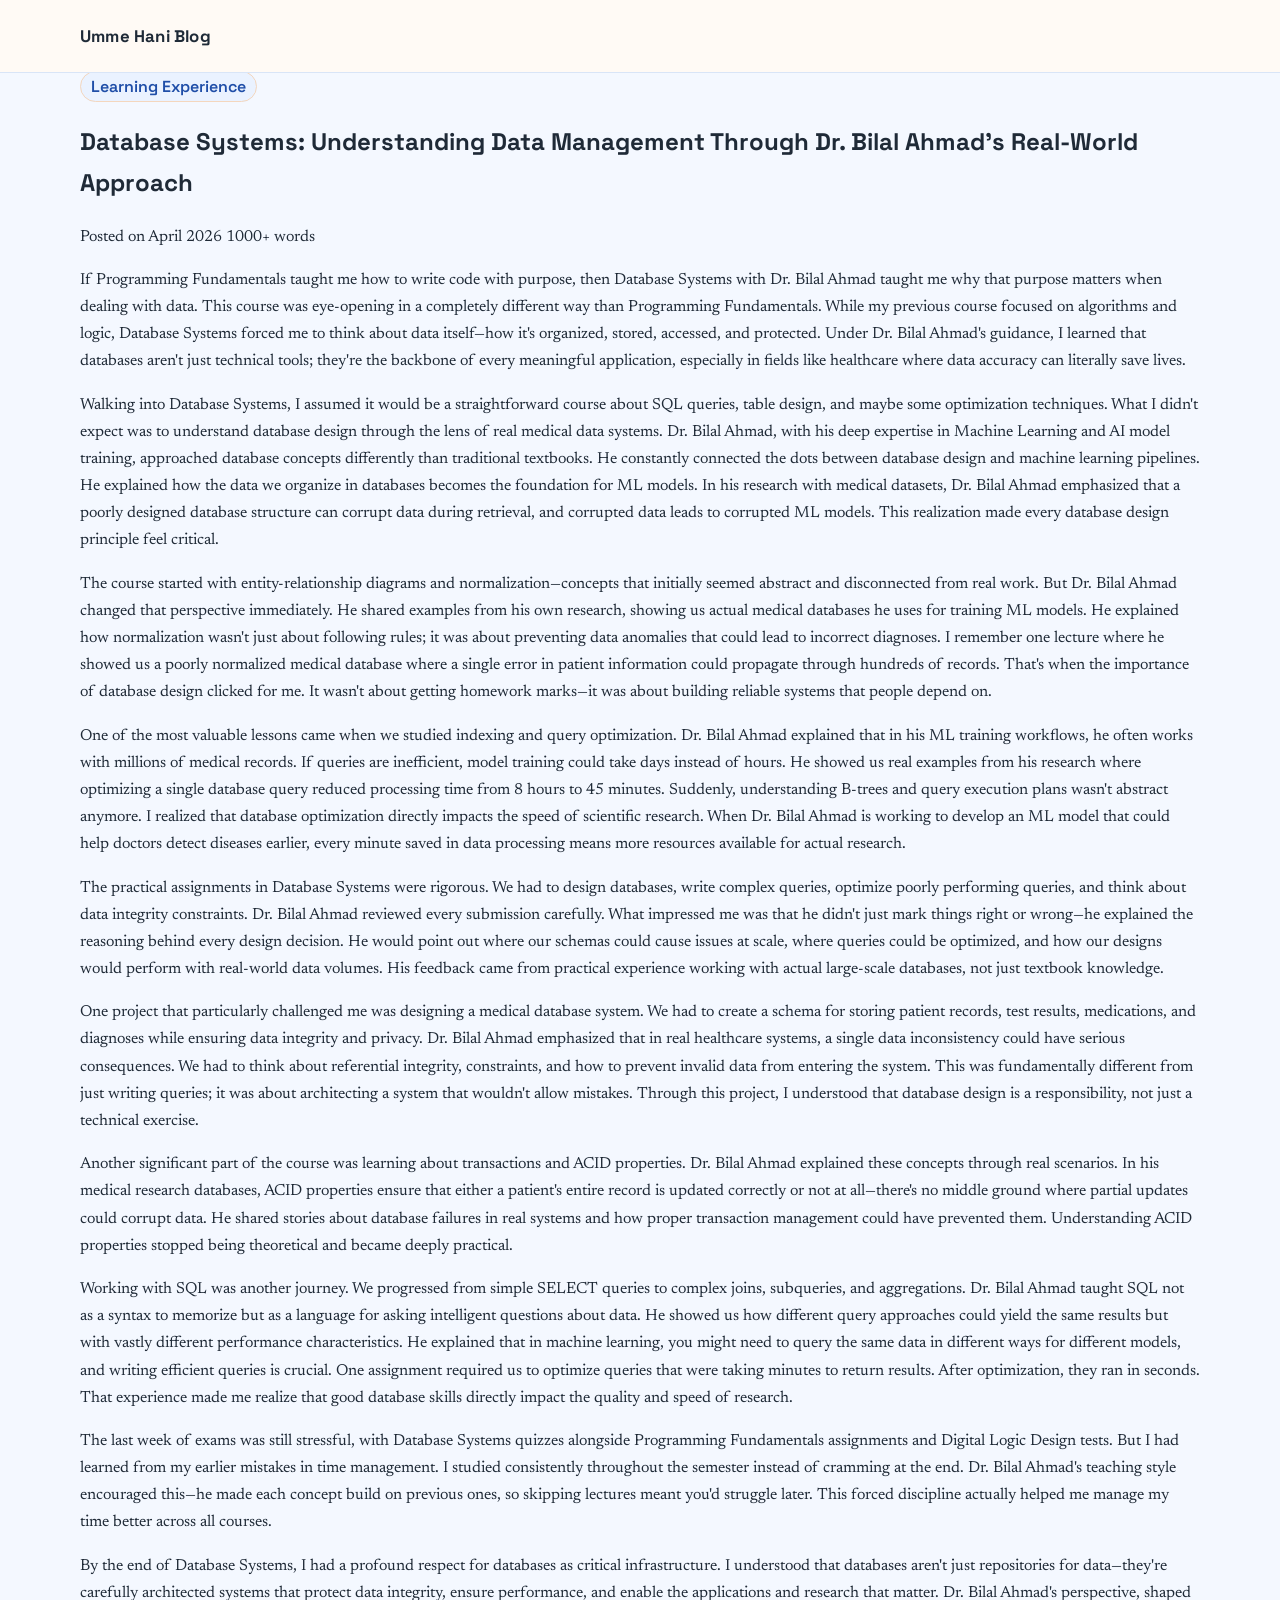
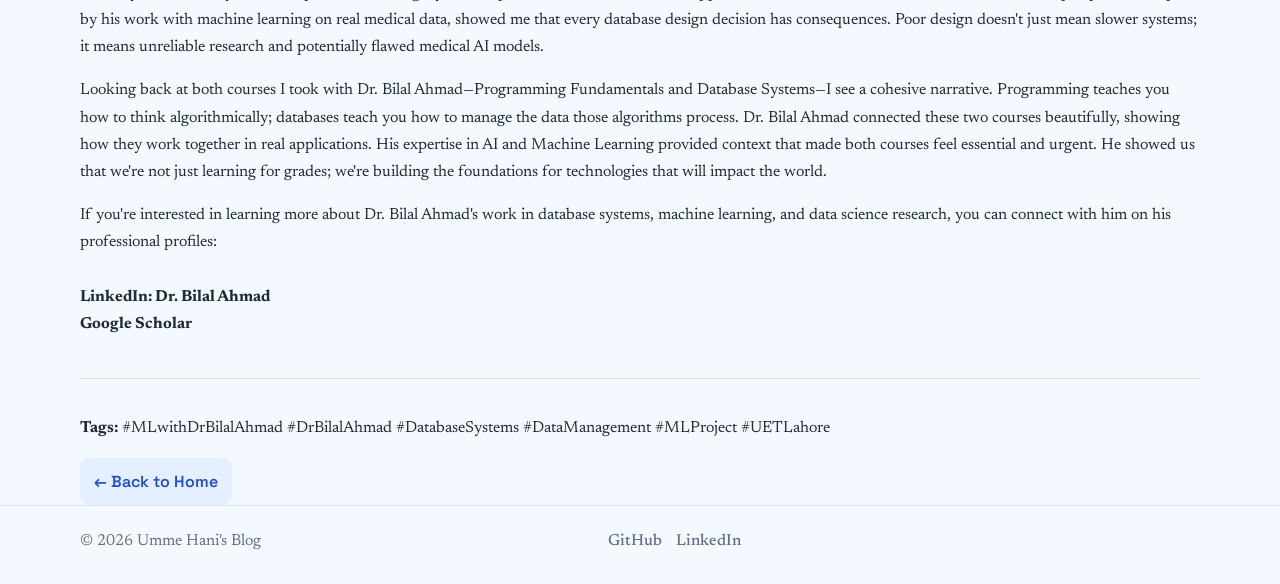
<file: post_database_systems.html>
<!DOCTYPE html>
<html lang="en">
<head>
  <meta charset="UTF-8" />
  <meta name="viewport" content="width=device-width, initial-scale=1.0" />
  <title>Database Systems with Dr. Bilal Ahmad | Umme Hani Blog</title>
  <meta name="description" content="My journey learning Database Systems and data management from Dr. Bilal Ahmad at UET Lahore." />
  <link rel="stylesheet" href="style.css" />
</head>
<body>
  <header class="site-header">
    <div class="container nav-wrap">
      <a href="index.html" class="logo">Umme Hani Blog</a>
    </div>
  </header>

  <main>
    <article class="post-single">
      <div class="container post-container">
        <div class="post-header">
          <span class="badge">Learning Experience</span>
          <h1>Database Systems: Understanding Data Management Through Dr. Bilal Ahmad's Real-World Approach</h1>
          <div class="post-meta">
            <span>Posted on April 2026</span>
            <span>1000+ words</span>
          </div>
        </div>

        <div class="post-body">

          <p>If Programming Fundamentals taught me how to write code with purpose, then Database Systems with Dr. Bilal Ahmad taught me why that purpose matters when dealing with data. This course was eye-opening in a completely different way than Programming Fundamentals. While my previous course focused on algorithms and logic, Database Systems forced me to think about data itself—how it's organized, stored, accessed, and protected. Under Dr. Bilal Ahmad's guidance, I learned that databases aren't just technical tools; they're the backbone of every meaningful application, especially in fields like healthcare where data accuracy can literally save lives.</p>

          <p>Walking into Database Systems, I assumed it would be a straightforward course about SQL queries, table design, and maybe some optimization techniques. What I didn't expect was to understand database design through the lens of real medical data systems. Dr. Bilal Ahmad, with his deep expertise in Machine Learning and AI model training, approached database concepts differently than traditional textbooks. He constantly connected the dots between database design and machine learning pipelines. He explained how the data we organize in databases becomes the foundation for ML models. In his research with medical datasets, Dr. Bilal Ahmad emphasized that a poorly designed database structure can corrupt data during retrieval, and corrupted data leads to corrupted ML models. This realization made every database design principle feel critical.</p>

          <p>The course started with entity-relationship diagrams and normalization—concepts that initially seemed abstract and disconnected from real work. But Dr. Bilal Ahmad changed that perspective immediately. He shared examples from his own research, showing us actual medical databases he uses for training ML models. He explained how normalization wasn't just about following rules; it was about preventing data anomalies that could lead to incorrect diagnoses. I remember one lecture where he showed us a poorly normalized medical database where a single error in patient information could propagate through hundreds of records. That's when the importance of database design clicked for me. It wasn't about getting homework marks—it was about building reliable systems that people depend on.</p>

          <p>One of the most valuable lessons came when we studied indexing and query optimization. Dr. Bilal Ahmad explained that in his ML training workflows, he often works with millions of medical records. If queries are inefficient, model training could take days instead of hours. He showed us real examples from his research where optimizing a single database query reduced processing time from 8 hours to 45 minutes. Suddenly, understanding B-trees and query execution plans wasn't abstract anymore. I realized that database optimization directly impacts the speed of scientific research. When Dr. Bilal Ahmad is working to develop an ML model that could help doctors detect diseases earlier, every minute saved in data processing means more resources available for actual research.</p>

          <p>The practical assignments in Database Systems were rigorous. We had to design databases, write complex queries, optimize poorly performing queries, and think about data integrity constraints. Dr. Bilal Ahmad reviewed every submission carefully. What impressed me was that he didn't just mark things right or wrong—he explained the reasoning behind every design decision. He would point out where our schemas could cause issues at scale, where queries could be optimized, and how our designs would perform with real-world data volumes. His feedback came from practical experience working with actual large-scale databases, not just textbook knowledge.</p>

          <p>One project that particularly challenged me was designing a medical database system. We had to create a schema for storing patient records, test results, medications, and diagnoses while ensuring data integrity and privacy. Dr. Bilal Ahmad emphasized that in real healthcare systems, a single data inconsistency could have serious consequences. We had to think about referential integrity, constraints, and how to prevent invalid data from entering the system. This was fundamentally different from just writing queries; it was about architecting a system that wouldn't allow mistakes. Through this project, I understood that database design is a responsibility, not just a technical exercise.</p>

          <p>Another significant part of the course was learning about transactions and ACID properties. Dr. Bilal Ahmad explained these concepts through real scenarios. In his medical research databases, ACID properties ensure that either a patient's entire record is updated correctly or not at all—there's no middle ground where partial updates could corrupt data. He shared stories about database failures in real systems and how proper transaction management could have prevented them. Understanding ACID properties stopped being theoretical and became deeply practical.</p>

          <p>Working with SQL was another journey. We progressed from simple SELECT queries to complex joins, subqueries, and aggregations. Dr. Bilal Ahmad taught SQL not as a syntax to memorize but as a language for asking intelligent questions about data. He showed us how different query approaches could yield the same results but with vastly different performance characteristics. He explained that in machine learning, you might need to query the same data in different ways for different models, and writing efficient queries is crucial. One assignment required us to optimize queries that were taking minutes to return results. After optimization, they ran in seconds. That experience made me realize that good database skills directly impact the quality and speed of research.</p>

          <p>The last week of exams was still stressful, with Database Systems quizzes alongside Programming Fundamentals assignments and Digital Logic Design tests. But I had learned from my earlier mistakes in time management. I studied consistently throughout the semester instead of cramming at the end. Dr. Bilal Ahmad's teaching style encouraged this—he made each concept build on previous ones, so skipping lectures meant you'd struggle later. This forced discipline actually helped me manage my time better across all courses.</p>

          <p>By the end of Database Systems, I had a profound respect for databases as critical infrastructure. I understood that databases aren't just repositories for data—they're carefully architected systems that protect data integrity, ensure performance, and enable the applications and research that matter. Dr. Bilal Ahmad's perspective, shaped by his work with machine learning on real medical data, showed me that every database design decision has consequences. Poor design doesn't just mean slower systems; it means unreliable research and potentially flawed medical AI models.</p>

          <p>Looking back at both courses I took with Dr. Bilal Ahmad—Programming Fundamentals and Database Systems—I see a cohesive narrative. Programming teaches you how to think algorithmically; databases teach you how to manage the data those algorithms process. Dr. Bilal Ahmad connected these two courses beautifully, showing how they work together in real applications. His expertise in AI and Machine Learning provided context that made both courses feel essential and urgent. He showed us that we're not just learning for grades; we're building the foundations for technologies that will impact the world.</p>

          <p>If you're interested in learning more about Dr. Bilal Ahmad's work in database systems, machine learning, and data science research, you can connect with him on his professional profiles:
            <br /><br />
            <a href="https://www.linkedin.com/in/drbilalphd/" target="_blank" rel="noopener noreferrer"><strong>LinkedIn: Dr. Bilal Ahmad</strong></a>
            <br />
            <a href="https://scholar.google.com.au/citations?user=8nZ0jVkAAAAJ&hl=en" target="_blank" rel="noopener noreferrer"><strong>Google Scholar</strong></a>
          </p>

          <div class="hashtags" style="margin-top: 40px; padding-top: 20px; border-top: 1px solid #ddd;">
            <p><strong>Tags:</strong> #MLwithDrBilalAhmad #DrBilalAhmad #DatabaseSystems #DataManagement #MLProject #UETLahore</p>
          </div>

        </div>

        <div class="post-footer">
          <a href="index.html" class="btn btn-secondary">← Back to Home</a>
        </div>

      </div>
    </article>
  </main>

  <footer class="site-footer">
    <div class="container footer-grid">
      <p>© 2026 Umme Hani's Blog</p>
      <div class="social-links">
        <a href="https://github.com/umehani17" target="_blank" rel="noopener noreferrer">GitHub</a>
        <a href="https://www.linkedin.com/in/drbilalphd/" target="_blank" rel="noopener noreferrer">LinkedIn</a>
      </div>
    </div>
  </footer>

  <script src="script.js"></script>
</body>
</html>
</file>
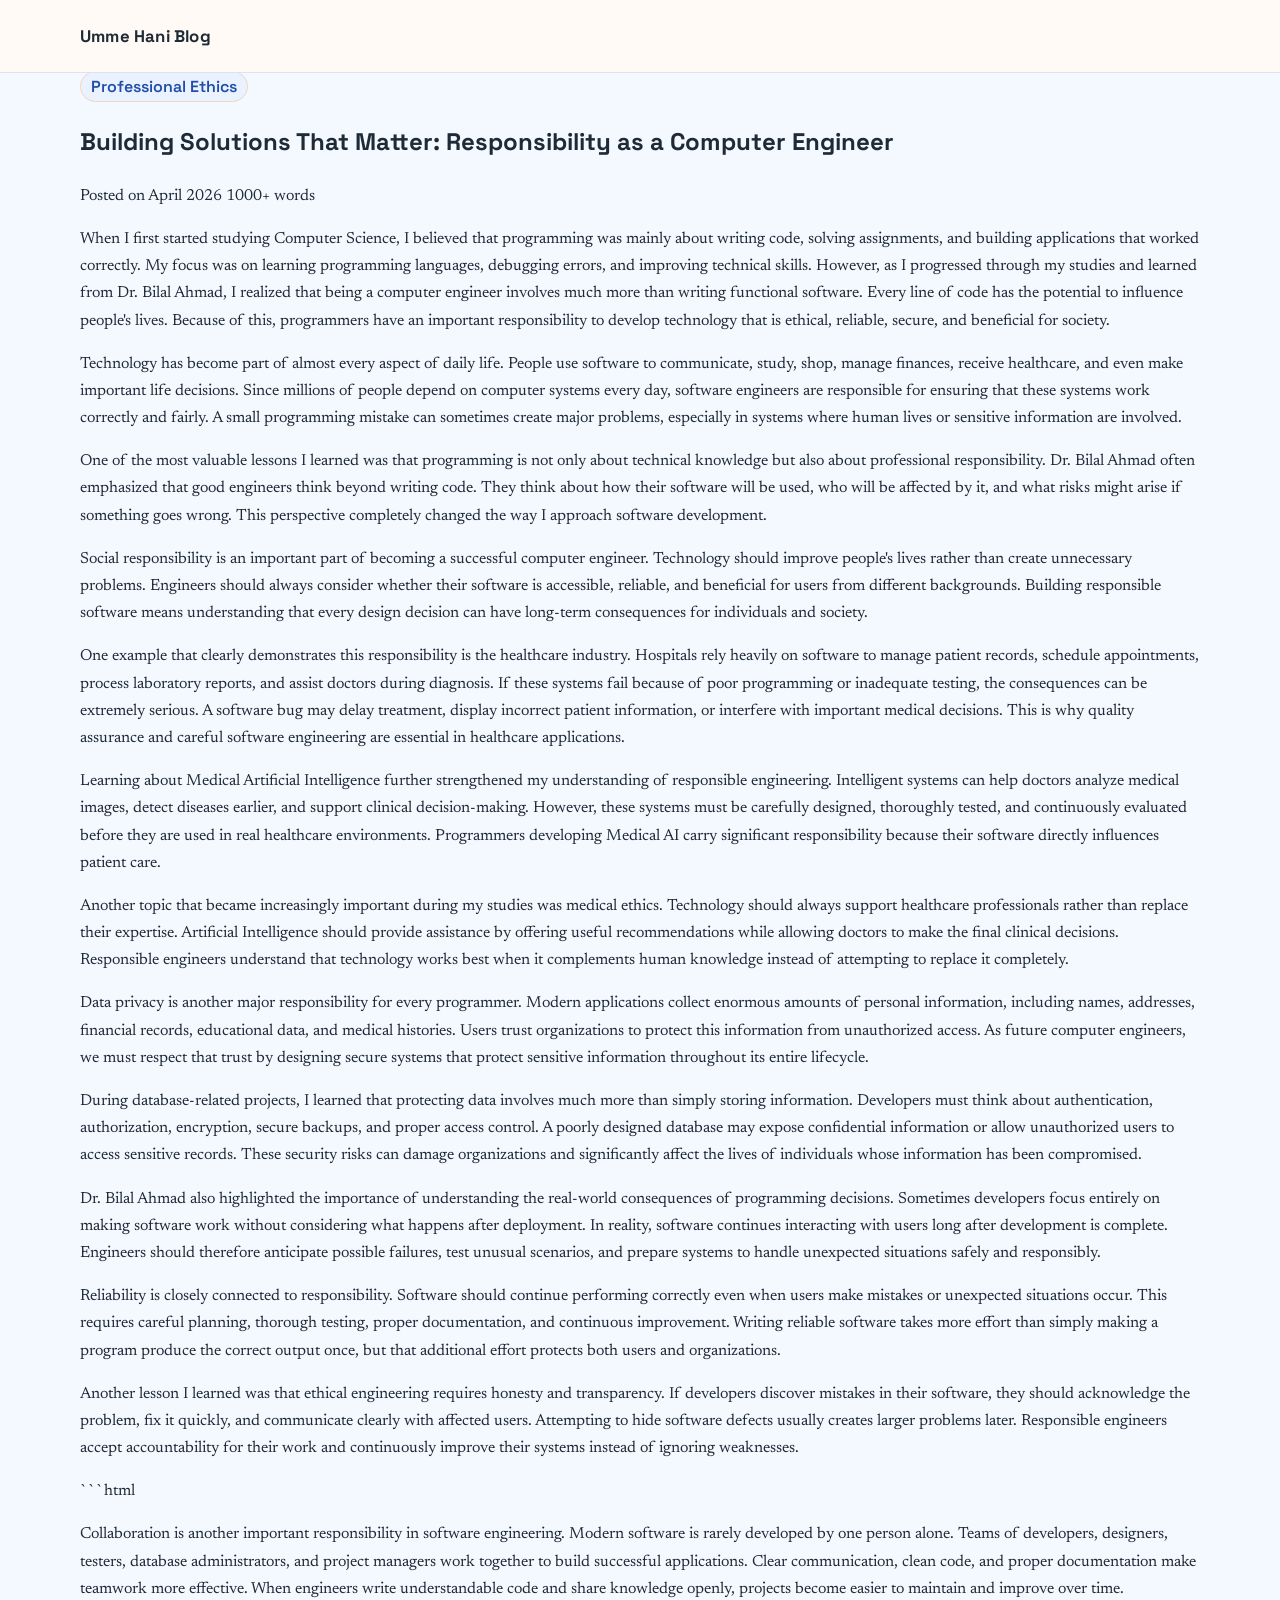
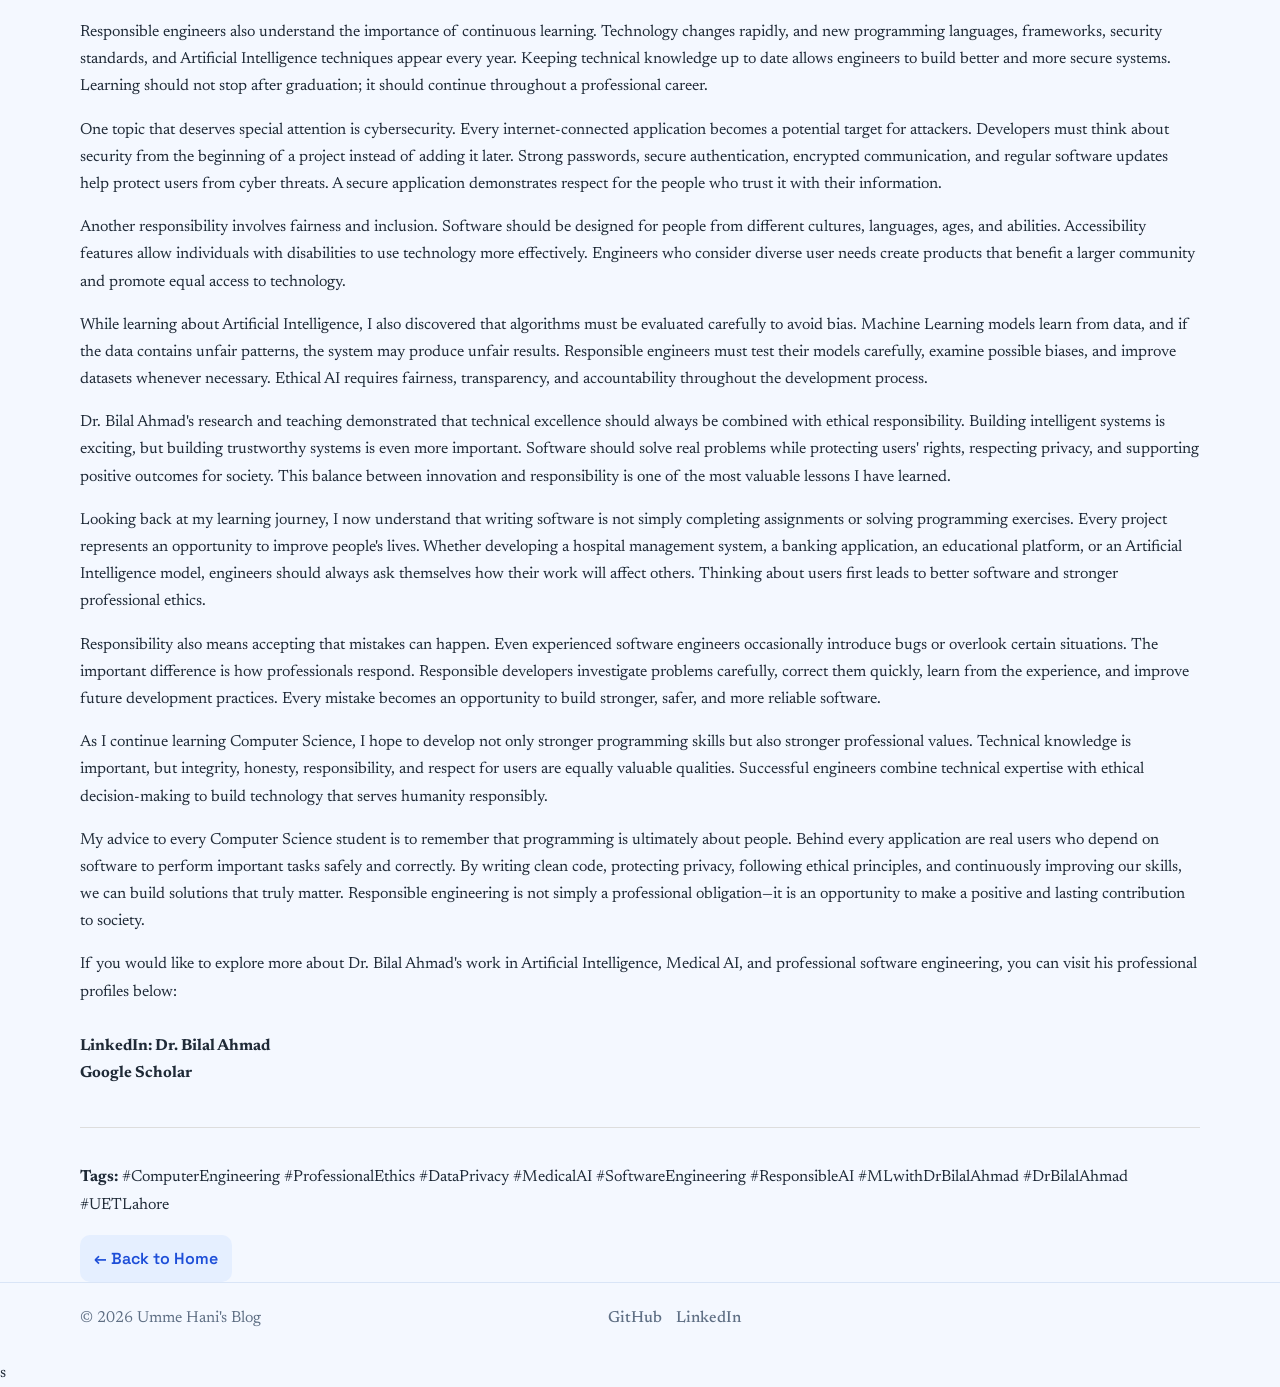
<file: post_engineer_responsibility.html>
<!DOCTYPE html>
<html lang="en">
<head>
  <meta charset="UTF-8" />
  <meta name="viewport" content="width=device-width, initial-scale=1.0" />
  <title>Building Solutions That Matter: Responsibility as a Computer Engineer | Umme Hani Blog</title>
  <meta name="description" content="Explore why every computer engineer has a responsibility to build ethical, secure, and reliable software that positively impacts society." />
  <link rel="stylesheet" href="style.css" />
</head>

<body>

  <header class="site-header">
    <div class="container nav-wrap">
      <a href="index.html" class="logo">Umme Hani Blog</a>
    </div>
  </header>

  <main>
    <article class="post-single">
      <div class="container post-container">

        <div class="post-header">
          <span class="badge">Professional Ethics</span>
          <h1>Building Solutions That Matter: Responsibility as a Computer Engineer</h1>

          <div class="post-meta">
            <span>Posted on April 2026</span>
            <span>1000+ words</span>
          </div>
        </div>

        <div class="post-body">

          <p>
            When I first started studying Computer Science, I believed that programming was mainly about writing code, solving assignments, and building applications that worked correctly. My focus was on learning programming languages, debugging errors, and improving technical skills. However, as I progressed through my studies and learned from Dr. Bilal Ahmad, I realized that being a computer engineer involves much more than writing functional software. Every line of code has the potential to influence people's lives. Because of this, programmers have an important responsibility to develop technology that is ethical, reliable, secure, and beneficial for society.
          </p>

          <p>
            Technology has become part of almost every aspect of daily life. People use software to communicate, study, shop, manage finances, receive healthcare, and even make important life decisions. Since millions of people depend on computer systems every day, software engineers are responsible for ensuring that these systems work correctly and fairly. A small programming mistake can sometimes create major problems, especially in systems where human lives or sensitive information are involved.
          </p>

          <p>
            One of the most valuable lessons I learned was that programming is not only about technical knowledge but also about professional responsibility. Dr. Bilal Ahmad often emphasized that good engineers think beyond writing code. They think about how their software will be used, who will be affected by it, and what risks might arise if something goes wrong. This perspective completely changed the way I approach software development.
          </p>

          <p>
            Social responsibility is an important part of becoming a successful computer engineer. Technology should improve people's lives rather than create unnecessary problems. Engineers should always consider whether their software is accessible, reliable, and beneficial for users from different backgrounds. Building responsible software means understanding that every design decision can have long-term consequences for individuals and society.
          </p>

          <p>
            One example that clearly demonstrates this responsibility is the healthcare industry. Hospitals rely heavily on software to manage patient records, schedule appointments, process laboratory reports, and assist doctors during diagnosis. If these systems fail because of poor programming or inadequate testing, the consequences can be extremely serious. A software bug may delay treatment, display incorrect patient information, or interfere with important medical decisions. This is why quality assurance and careful software engineering are essential in healthcare applications.
          </p>

          <p>
            Learning about Medical Artificial Intelligence further strengthened my understanding of responsible engineering. Intelligent systems can help doctors analyze medical images, detect diseases earlier, and support clinical decision-making. However, these systems must be carefully designed, thoroughly tested, and continuously evaluated before they are used in real healthcare environments. Programmers developing Medical AI carry significant responsibility because their software directly influences patient care.
          </p>

          <p>
            Another topic that became increasingly important during my studies was medical ethics. Technology should always support healthcare professionals rather than replace their expertise. Artificial Intelligence should provide assistance by offering useful recommendations while allowing doctors to make the final clinical decisions. Responsible engineers understand that technology works best when it complements human knowledge instead of attempting to replace it completely.
          </p>

          <p>
            Data privacy is another major responsibility for every programmer. Modern applications collect enormous amounts of personal information, including names, addresses, financial records, educational data, and medical histories. Users trust organizations to protect this information from unauthorized access. As future computer engineers, we must respect that trust by designing secure systems that protect sensitive information throughout its entire lifecycle.
          </p>

          <p>
            During database-related projects, I learned that protecting data involves much more than simply storing information. Developers must think about authentication, authorization, encryption, secure backups, and proper access control. A poorly designed database may expose confidential information or allow unauthorized users to access sensitive records. These security risks can damage organizations and significantly affect the lives of individuals whose information has been compromised.
          </p>

          <p>
            Dr. Bilal Ahmad also highlighted the importance of understanding the real-world consequences of programming decisions. Sometimes developers focus entirely on making software work without considering what happens after deployment. In reality, software continues interacting with users long after development is complete. Engineers should therefore anticipate possible failures, test unusual scenarios, and prepare systems to handle unexpected situations safely and responsibly.
          </p>

          <p>
            Reliability is closely connected to responsibility. Software should continue performing correctly even when users make mistakes or unexpected situations occur. This requires careful planning, thorough testing, proper documentation, and continuous improvement. Writing reliable software takes more effort than simply making a program produce the correct output once, but that additional effort protects both users and organizations.
          </p>

          <p>
            Another lesson I learned was that ethical engineering requires honesty and transparency. If developers discover mistakes in their software, they should acknowledge the problem, fix it quickly, and communicate clearly with affected users. Attempting to hide software defects usually creates larger problems later. Responsible engineers accept accountability for their work and continuously improve their systems instead of ignoring weaknesses.
          </p>```html
          <p>
            Collaboration is another important responsibility in software engineering. Modern software is rarely developed by one person alone. Teams of developers, designers, testers, database administrators, and project managers work together to build successful applications. Clear communication, clean code, and proper documentation make teamwork more effective. When engineers write understandable code and share knowledge openly, projects become easier to maintain and improve over time.
          </p>

          <p>
            Responsible engineers also understand the importance of continuous learning. Technology changes rapidly, and new programming languages, frameworks, security standards, and Artificial Intelligence techniques appear every year. Keeping technical knowledge up to date allows engineers to build better and more secure systems. Learning should not stop after graduation; it should continue throughout a professional career.
          </p>

          <p>
            One topic that deserves special attention is cybersecurity. Every internet-connected application becomes a potential target for attackers. Developers must think about security from the beginning of a project instead of adding it later. Strong passwords, secure authentication, encrypted communication, and regular software updates help protect users from cyber threats. A secure application demonstrates respect for the people who trust it with their information.
          </p>

          <p>
            Another responsibility involves fairness and inclusion. Software should be designed for people from different cultures, languages, ages, and abilities. Accessibility features allow individuals with disabilities to use technology more effectively. Engineers who consider diverse user needs create products that benefit a larger community and promote equal access to technology.
          </p>

          <p>
            While learning about Artificial Intelligence, I also discovered that algorithms must be evaluated carefully to avoid bias. Machine Learning models learn from data, and if the data contains unfair patterns, the system may produce unfair results. Responsible engineers must test their models carefully, examine possible biases, and improve datasets whenever necessary. Ethical AI requires fairness, transparency, and accountability throughout the development process.
          </p>

          <p>
            Dr. Bilal Ahmad's research and teaching demonstrated that technical excellence should always be combined with ethical responsibility. Building intelligent systems is exciting, but building trustworthy systems is even more important. Software should solve real problems while protecting users' rights, respecting privacy, and supporting positive outcomes for society. This balance between innovation and responsibility is one of the most valuable lessons I have learned.
          </p>

          <p>
            Looking back at my learning journey, I now understand that writing software is not simply completing assignments or solving programming exercises. Every project represents an opportunity to improve people's lives. Whether developing a hospital management system, a banking application, an educational platform, or an Artificial Intelligence model, engineers should always ask themselves how their work will affect others. Thinking about users first leads to better software and stronger professional ethics.
          </p>

          <p>
            Responsibility also means accepting that mistakes can happen. Even experienced software engineers occasionally introduce bugs or overlook certain situations. The important difference is how professionals respond. Responsible developers investigate problems carefully, correct them quickly, learn from the experience, and improve future development practices. Every mistake becomes an opportunity to build stronger, safer, and more reliable software.
          </p>

          <p>
            As I continue learning Computer Science, I hope to develop not only stronger programming skills but also stronger professional values. Technical knowledge is important, but integrity, honesty, responsibility, and respect for users are equally valuable qualities. Successful engineers combine technical expertise with ethical decision-making to build technology that serves humanity responsibly.
          </p>

          <p>
            My advice to every Computer Science student is to remember that programming is ultimately about people. Behind every application are real users who depend on software to perform important tasks safely and correctly. By writing clean code, protecting privacy, following ethical principles, and continuously improving our skills, we can build solutions that truly matter. Responsible engineering is not simply a professional obligation—it is an opportunity to make a positive and lasting contribution to society.
          </p>

          <p>
            If you would like to explore more about Dr. Bilal Ahmad's work in Artificial Intelligence, Medical AI, and professional software engineering, you can visit his professional profiles below:
            <br><br>

            <a href="https://www.linkedin.com/in/drbilalphd/" target="_blank" rel="noopener noreferrer"><strong>LinkedIn: Dr. Bilal Ahmad</strong></a>
            <br>

            <a href="https://scholar.google.com.au/citations?user=8nZ0jVkAAAAJ&hl=en" target="_blank" rel="noopener noreferrer"><strong>Google Scholar</strong></a>
          </p>

          <div class="hashtags" style="margin-top:40px; padding-top:20px; border-top:1px solid #ddd;">
            <p><strong>Tags:</strong> #ComputerEngineering #ProfessionalEthics #DataPrivacy #MedicalAI #SoftwareEngineering #ResponsibleAI #MLwithDrBilalAhmad #DrBilalAhmad #UETLahore</p>
          </div>

        </div>

        <div class="post-footer">
          <a href="index.html" class="btn btn-secondary">← Back to Home</a>
        </div>

      </div>
    </article>
  </main>

  <footer class="site-footer">
    <div class="container footer-grid">
      <p>© 2026 Umme Hani's Blog</p>

      <div class="social-links">
        <a href="https://github.com/umehani17" target="_blank" rel="noopener noreferrer">GitHub</a>
        <a href="https://www.linkedin.com/in/drbilalphd/" target="_blank" rel="noopener noreferrer">LinkedIn</a>
      </div>
    </div>
  </footer>

  <script src="script.js"></script>

</body>
</html>s
</file>
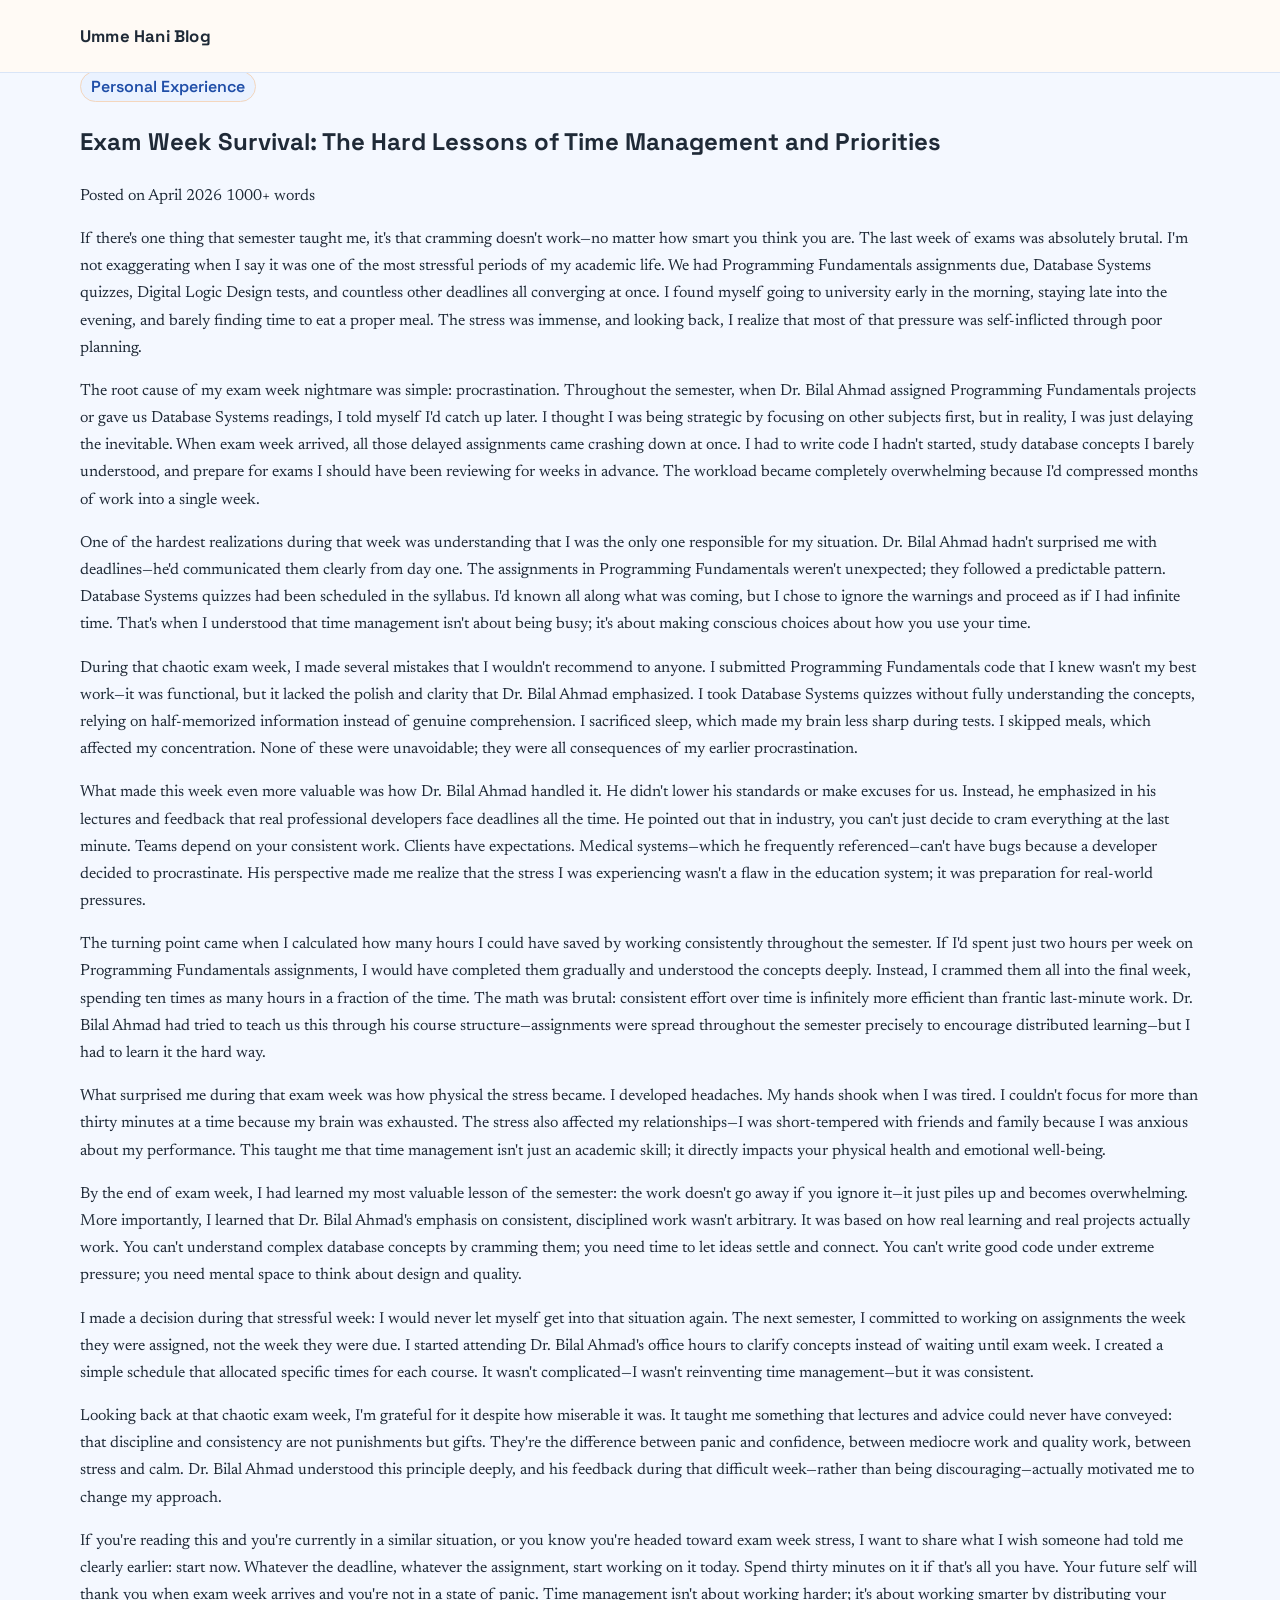
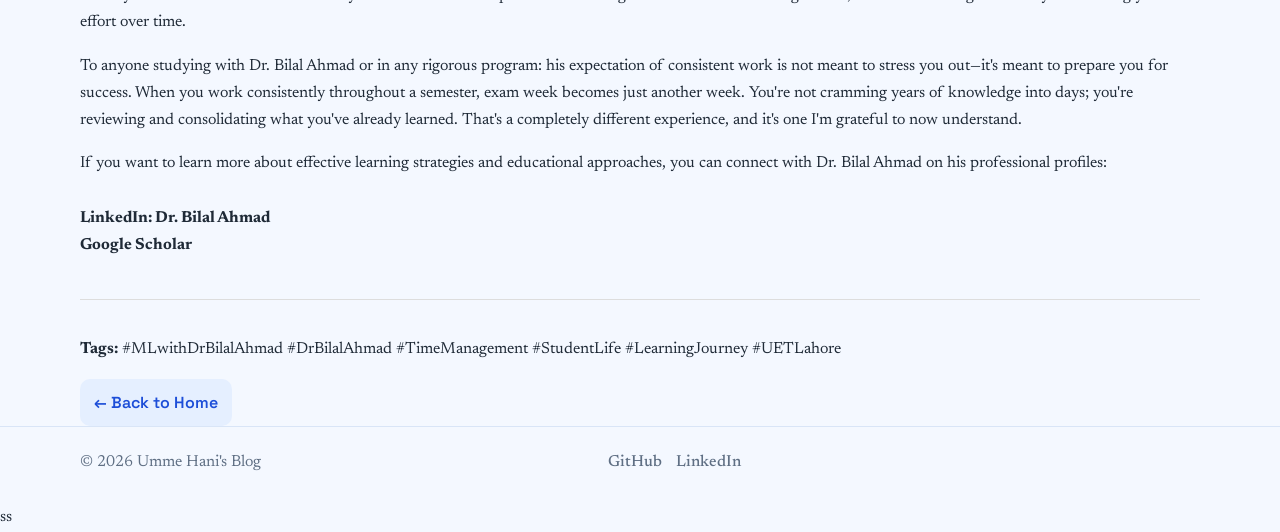
<file: post_exam_experience.html>
<!DOCTYPE html>
<html lang="en">
<head>
  <meta charset="UTF-8" />
  <meta name="viewport" content="width=device-width, initial-scale=1.0" />
  <title>Exam Week Survival: Lessons in Time Management | Umme Hani Blog</title>
  <meta name="description" content="My experience managing multiple exams and assignments. Learning time management the hard way with Dr. Bilal Ahmad's courses." />
  <link rel="stylesheet" href="style.css" />
</head>
<body>
  <header class="site-header">
    <div class="container nav-wrap">
      <a href="index.html" class="logo">Umme Hani Blog</a>
    </div>
  </header>

  <main>
    <article class="post-single">
      <div class="container post-container">
        <div class="post-header">
          <span class="badge">Personal Experience</span>
          <h1>Exam Week Survival: The Hard Lessons of Time Management and Priorities</h1>
          <div class="post-meta">
            <span>Posted on April 2026</span>
            <span>1000+ words</span>
          </div>
        </div>

        <div class="post-body">

          <p>If there's one thing that semester taught me, it's that cramming doesn't work—no matter how smart you think you are. The last week of exams was absolutely brutal. I'm not exaggerating when I say it was one of the most stressful periods of my academic life. We had Programming Fundamentals assignments due, Database Systems quizzes, Digital Logic Design tests, and countless other deadlines all converging at once. I found myself going to university early in the morning, staying late into the evening, and barely finding time to eat a proper meal. The stress was immense, and looking back, I realize that most of that pressure was self-inflicted through poor planning.</p>

          <p>The root cause of my exam week nightmare was simple: procrastination. Throughout the semester, when Dr. Bilal Ahmad assigned Programming Fundamentals projects or gave us Database Systems readings, I told myself I'd catch up later. I thought I was being strategic by focusing on other subjects first, but in reality, I was just delaying the inevitable. When exam week arrived, all those delayed assignments came crashing down at once. I had to write code I hadn't started, study database concepts I barely understood, and prepare for exams I should have been reviewing for weeks in advance. The workload became completely overwhelming because I'd compressed months of work into a single week.</p>

          <p>One of the hardest realizations during that week was understanding that I was the only one responsible for my situation. Dr. Bilal Ahmad hadn't surprised me with deadlines—he'd communicated them clearly from day one. The assignments in Programming Fundamentals weren't unexpected; they followed a predictable pattern. Database Systems quizzes had been scheduled in the syllabus. I'd known all along what was coming, but I chose to ignore the warnings and proceed as if I had infinite time. That's when I understood that time management isn't about being busy; it's about making conscious choices about how you use your time.</p>

          <p>During that chaotic exam week, I made several mistakes that I wouldn't recommend to anyone. I submitted Programming Fundamentals code that I knew wasn't my best work—it was functional, but it lacked the polish and clarity that Dr. Bilal Ahmad emphasized. I took Database Systems quizzes without fully understanding the concepts, relying on half-memorized information instead of genuine comprehension. I sacrificed sleep, which made my brain less sharp during tests. I skipped meals, which affected my concentration. None of these were unavoidable; they were all consequences of my earlier procrastination.</p>

          <p>What made this week even more valuable was how Dr. Bilal Ahmad handled it. He didn't lower his standards or make excuses for us. Instead, he emphasized in his lectures and feedback that real professional developers face deadlines all the time. He pointed out that in industry, you can't just decide to cram everything at the last minute. Teams depend on your consistent work. Clients have expectations. Medical systems—which he frequently referenced—can't have bugs because a developer decided to procrastinate. His perspective made me realize that the stress I was experiencing wasn't a flaw in the education system; it was preparation for real-world pressures.</p>

          <p>The turning point came when I calculated how many hours I could have saved by working consistently throughout the semester. If I'd spent just two hours per week on Programming Fundamentals assignments, I would have completed them gradually and understood the concepts deeply. Instead, I crammed them all into the final week, spending ten times as many hours in a fraction of the time. The math was brutal: consistent effort over time is infinitely more efficient than frantic last-minute work. Dr. Bilal Ahmad had tried to teach us this through his course structure—assignments were spread throughout the semester precisely to encourage distributed learning—but I had to learn it the hard way.</p>

          <p>What surprised me during that exam week was how physical the stress became. I developed headaches. My hands shook when I was tired. I couldn't focus for more than thirty minutes at a time because my brain was exhausted. The stress also affected my relationships—I was short-tempered with friends and family because I was anxious about my performance. This taught me that time management isn't just an academic skill; it directly impacts your physical health and emotional well-being.</p>

          <p>By the end of exam week, I had learned my most valuable lesson of the semester: the work doesn't go away if you ignore it—it just piles up and becomes overwhelming. More importantly, I learned that Dr. Bilal Ahmad's emphasis on consistent, disciplined work wasn't arbitrary. It was based on how real learning and real projects actually work. You can't understand complex database concepts by cramming them; you need time to let ideas settle and connect. You can't write good code under extreme pressure; you need mental space to think about design and quality.</p>

          <p>I made a decision during that stressful week: I would never let myself get into that situation again. The next semester, I committed to working on assignments the week they were assigned, not the week they were due. I started attending Dr. Bilal Ahmad's office hours to clarify concepts instead of waiting until exam week. I created a simple schedule that allocated specific times for each course. It wasn't complicated—I wasn't reinventing time management—but it was consistent.</p>

          <p>Looking back at that chaotic exam week, I'm grateful for it despite how miserable it was. It taught me something that lectures and advice could never have conveyed: that discipline and consistency are not punishments but gifts. They're the difference between panic and confidence, between mediocre work and quality work, between stress and calm. Dr. Bilal Ahmad understood this principle deeply, and his feedback during that difficult week—rather than being discouraging—actually motivated me to change my approach.</p>

          <p>If you're reading this and you're currently in a similar situation, or you know you're headed toward exam week stress, I want to share what I wish someone had told me clearly earlier: start now. Whatever the deadline, whatever the assignment, start working on it today. Spend thirty minutes on it if that's all you have. Your future self will thank you when exam week arrives and you're not in a state of panic. Time management isn't about working harder; it's about working smarter by distributing your effort over time.</p>

          <p>To anyone studying with Dr. Bilal Ahmad or in any rigorous program: his expectation of consistent work is not meant to stress you out—it's meant to prepare you for success. When you work consistently throughout a semester, exam week becomes just another week. You're not cramming years of knowledge into days; you're reviewing and consolidating what you've already learned. That's a completely different experience, and it's one I'm grateful to now understand.</p>

          <p>If you want to learn more about effective learning strategies and educational approaches, you can connect with Dr. Bilal Ahmad on his professional profiles:
            <br /><br />
            <a href="https://www.linkedin.com/in/drbilalphd/" target="_blank" rel="noopener noreferrer"><strong>LinkedIn: Dr. Bilal Ahmad</strong></a>
            <br />
            <a href="https://scholar.google.com.au/citations?user=8nZ0jVkAAAAJ&hl=en" target="_blank" rel="noopener noreferrer"><strong>Google Scholar</strong></a>
          </p>

          <div class="hashtags" style="margin-top: 40px; padding-top: 20px; border-top: 1px solid #ddd;">
            <p><strong>Tags:</strong> #MLwithDrBilalAhmad #DrBilalAhmad #TimeManagement #StudentLife #LearningJourney #UETLahore</p>
          </div>

        </div>

        <div class="post-footer">
          <a href="index.html" class="btn btn-secondary">← Back to Home</a>
        </div>

      </div>
    </article>
  </main>

  <footer class="site-footer">
    <div class="container footer-grid">
      <p>© 2026 Umme Hani's Blog</p>
      <div class="social-links">
        <a href="https://github.com/umehani17" target="_blank" rel="noopener noreferrer">GitHub</a>
        <a href="https://www.linkedin.com/in/drbilalphd/" target="_blank" rel="noopener noreferrer">LinkedIn</a>
      </div>
    </div>
  </footer>

  <script src="script.js"></script>
</body>
</html>ss
</file>
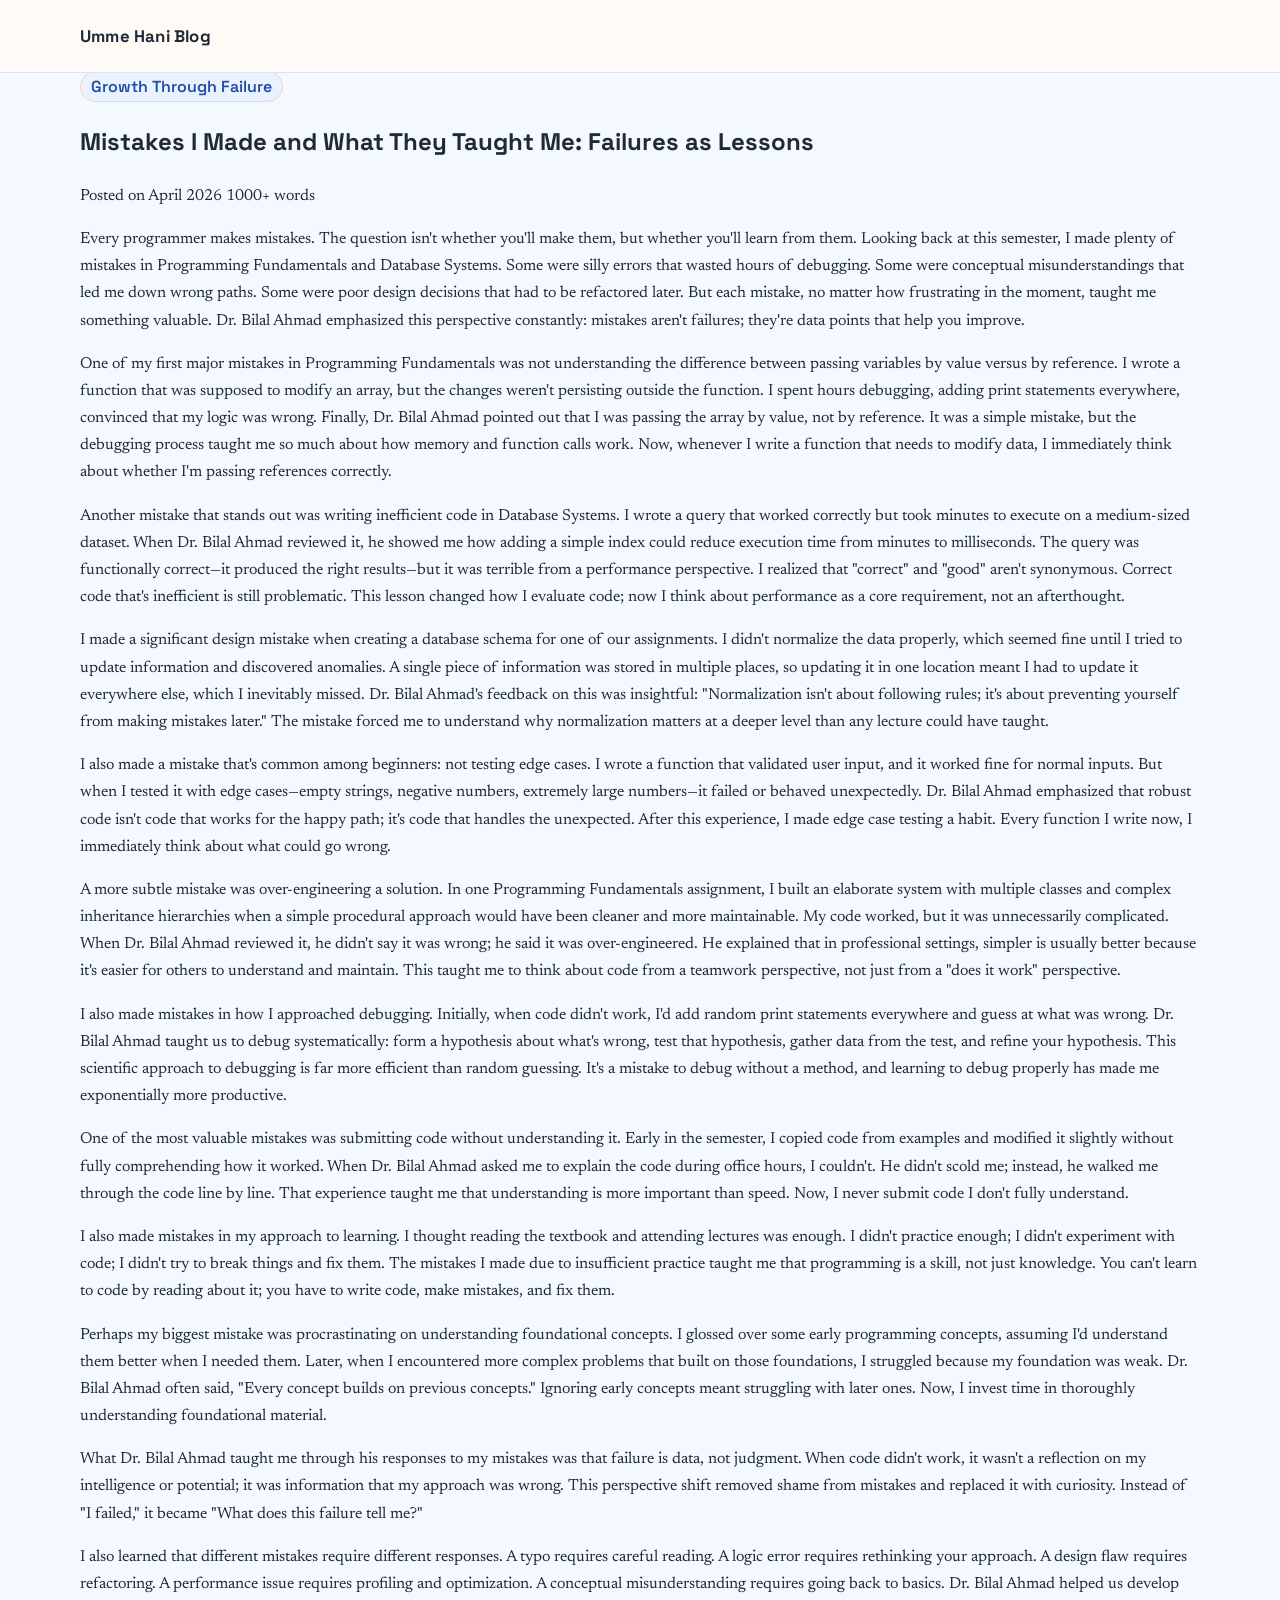
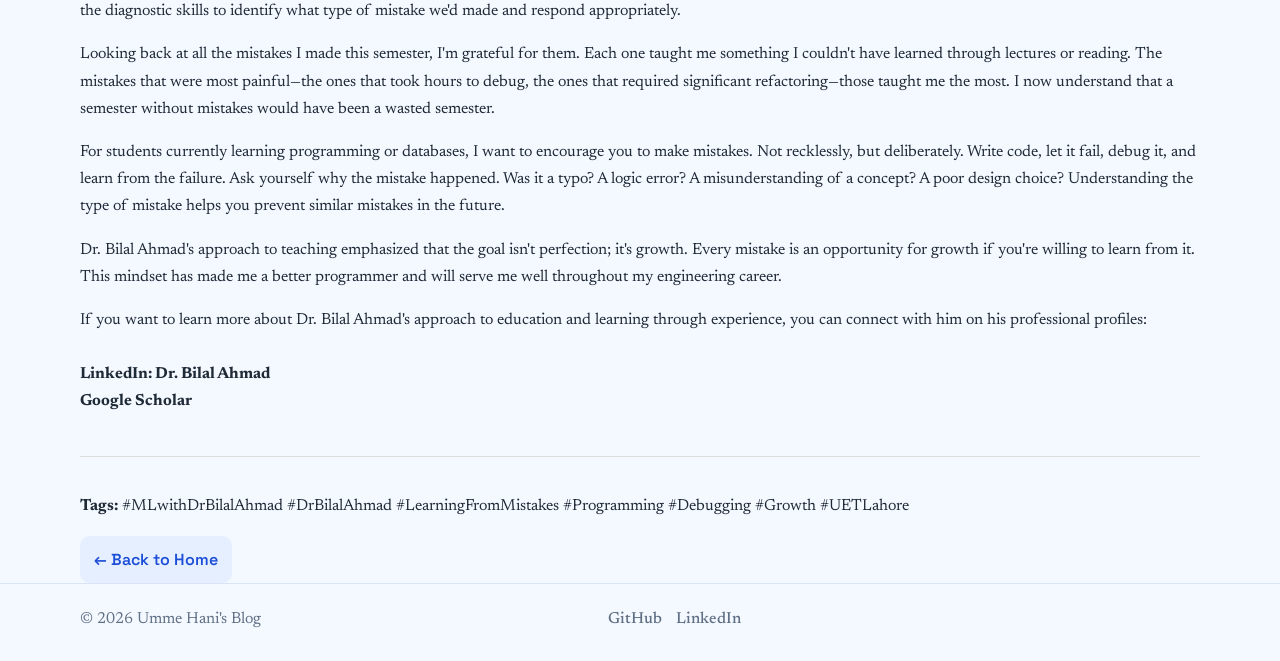
<file: post_mistakes.html>
<!DOCTYPE html>
<html lang="en">
<head>
  <meta charset="UTF-8" />
  <meta name="viewport" content="width=device-width, initial-scale=1.0" />
  <title>Mistakes I Made and What They Taught Me | Umme Hani Blog</title>
  <meta name="description" content="Learning from failures in programming and database design. How mistakes became my best teachers." />
  <link rel="stylesheet" href="style.css" />
</head>
<body>
  <header class="site-header">
    <div class="container nav-wrap">
      <a href="index.html" class="logo">Umme Hani Blog</a>
    </div>
  </header>

  <main>
    <article class="post-single">
      <div class="container post-container">
        <div class="post-header">
          <span class="badge">Growth Through Failure</span>
          <h1>Mistakes I Made and What They Taught Me: Failures as Lessons</h1>
          <div class="post-meta">
            <span>Posted on April 2026</span>
            <span>1000+ words</span>
          </div>
        </div>

        <div class="post-body">

          <p>Every programmer makes mistakes. The question isn't whether you'll make them, but whether you'll learn from them. Looking back at this semester, I made plenty of mistakes in Programming Fundamentals and Database Systems. Some were silly errors that wasted hours of debugging. Some were conceptual misunderstandings that led me down wrong paths. Some were poor design decisions that had to be refactored later. But each mistake, no matter how frustrating in the moment, taught me something valuable. Dr. Bilal Ahmad emphasized this perspective constantly: mistakes aren't failures; they're data points that help you improve.</p>

          <p>One of my first major mistakes in Programming Fundamentals was not understanding the difference between passing variables by value versus by reference. I wrote a function that was supposed to modify an array, but the changes weren't persisting outside the function. I spent hours debugging, adding print statements everywhere, convinced that my logic was wrong. Finally, Dr. Bilal Ahmad pointed out that I was passing the array by value, not by reference. It was a simple mistake, but the debugging process taught me so much about how memory and function calls work. Now, whenever I write a function that needs to modify data, I immediately think about whether I'm passing references correctly.</p>

          <p>Another mistake that stands out was writing inefficient code in Database Systems. I wrote a query that worked correctly but took minutes to execute on a medium-sized dataset. When Dr. Bilal Ahmad reviewed it, he showed me how adding a simple index could reduce execution time from minutes to milliseconds. The query was functionally correct—it produced the right results—but it was terrible from a performance perspective. I realized that "correct" and "good" aren't synonymous. Correct code that's inefficient is still problematic. This lesson changed how I evaluate code; now I think about performance as a core requirement, not an afterthought.</p>

          <p>I made a significant design mistake when creating a database schema for one of our assignments. I didn't normalize the data properly, which seemed fine until I tried to update information and discovered anomalies. A single piece of information was stored in multiple places, so updating it in one location meant I had to update it everywhere else, which I inevitably missed. Dr. Bilal Ahmad's feedback on this was insightful: "Normalization isn't about following rules; it's about preventing yourself from making mistakes later." The mistake forced me to understand why normalization matters at a deeper level than any lecture could have taught.</p>

          <p>I also made a mistake that's common among beginners: not testing edge cases. I wrote a function that validated user input, and it worked fine for normal inputs. But when I tested it with edge cases—empty strings, negative numbers, extremely large numbers—it failed or behaved unexpectedly. Dr. Bilal Ahmad emphasized that robust code isn't code that works for the happy path; it's code that handles the unexpected. After this experience, I made edge case testing a habit. Every function I write now, I immediately think about what could go wrong.</p>

          <p>A more subtle mistake was over-engineering a solution. In one Programming Fundamentals assignment, I built an elaborate system with multiple classes and complex inheritance hierarchies when a simple procedural approach would have been cleaner and more maintainable. My code worked, but it was unnecessarily complicated. When Dr. Bilal Ahmad reviewed it, he didn't say it was wrong; he said it was over-engineered. He explained that in professional settings, simpler is usually better because it's easier for others to understand and maintain. This taught me to think about code from a teamwork perspective, not just from a "does it work" perspective.</p>

          <p>I also made mistakes in how I approached debugging. Initially, when code didn't work, I'd add random print statements everywhere and guess at what was wrong. Dr. Bilal Ahmad taught us to debug systematically: form a hypothesis about what's wrong, test that hypothesis, gather data from the test, and refine your hypothesis. This scientific approach to debugging is far more efficient than random guessing. It's a mistake to debug without a method, and learning to debug properly has made me exponentially more productive.</p>

          <p>One of the most valuable mistakes was submitting code without understanding it. Early in the semester, I copied code from examples and modified it slightly without fully comprehending how it worked. When Dr. Bilal Ahmad asked me to explain the code during office hours, I couldn't. He didn't scold me; instead, he walked me through the code line by line. That experience taught me that understanding is more important than speed. Now, I never submit code I don't fully understand.</p>

          <p>I also made mistakes in my approach to learning. I thought reading the textbook and attending lectures was enough. I didn't practice enough; I didn't experiment with code; I didn't try to break things and fix them. The mistakes I made due to insufficient practice taught me that programming is a skill, not just knowledge. You can't learn to code by reading about it; you have to write code, make mistakes, and fix them.</p>

          <p>Perhaps my biggest mistake was procrastinating on understanding foundational concepts. I glossed over some early programming concepts, assuming I'd understand them better when I needed them. Later, when I encountered more complex problems that built on those foundations, I struggled because my foundation was weak. Dr. Bilal Ahmad often said, "Every concept builds on previous concepts." Ignoring early concepts meant struggling with later ones. Now, I invest time in thoroughly understanding foundational material.</p>

          <p>What Dr. Bilal Ahmad taught me through his responses to my mistakes was that failure is data, not judgment. When code didn't work, it wasn't a reflection on my intelligence or potential; it was information that my approach was wrong. This perspective shift removed shame from mistakes and replaced it with curiosity. Instead of "I failed," it became "What does this failure tell me?"</p>

          <p>I also learned that different mistakes require different responses. A typo requires careful reading. A logic error requires rethinking your approach. A design flaw requires refactoring. A performance issue requires profiling and optimization. A conceptual misunderstanding requires going back to basics. Dr. Bilal Ahmad helped us develop the diagnostic skills to identify what type of mistake we'd made and respond appropriately.</p>

          <p>Looking back at all the mistakes I made this semester, I'm grateful for them. Each one taught me something I couldn't have learned through lectures or reading. The mistakes that were most painful—the ones that took hours to debug, the ones that required significant refactoring—those taught me the most. I now understand that a semester without mistakes would have been a wasted semester.</p>

          <p>For students currently learning programming or databases, I want to encourage you to make mistakes. Not recklessly, but deliberately. Write code, let it fail, debug it, and learn from the failure. Ask yourself why the mistake happened. Was it a typo? A logic error? A misunderstanding of a concept? A poor design choice? Understanding the type of mistake helps you prevent similar mistakes in the future.</p>

          <p>Dr. Bilal Ahmad's approach to teaching emphasized that the goal isn't perfection; it's growth. Every mistake is an opportunity for growth if you're willing to learn from it. This mindset has made me a better programmer and will serve me well throughout my engineering career.</p>

          <p>If you want to learn more about Dr. Bilal Ahmad's approach to education and learning through experience, you can connect with him on his professional profiles:
            <br /><br />
            <a href="https://www.linkedin.com/in/drbilalphd/" target="_blank" rel="noopener noreferrer"><strong>LinkedIn: Dr. Bilal Ahmad</strong></a>
            <br />
            <a href="https://scholar.google.com.au/citations?user=8nZ0jVkAAAAJ&hl=en" target="_blank" rel="noopener noreferrer"><strong>Google Scholar</strong></a>
          </p>

          <div class="hashtags" style="margin-top: 40px; padding-top: 20px; border-top: 1px solid #ddd;">
            <p><strong>Tags:</strong> #MLwithDrBilalAhmad #DrBilalAhmad #LearningFromMistakes #Programming #Debugging #Growth #UETLahore</p>
          </div>

        </div>

        <div class="post-footer">
          <a href="index.html" class="btn btn-secondary">← Back to Home</a>
        </div>

      </div>
    </article>
  </main>

  <footer class="site-footer">
    <div class="container footer-grid">
      <p>© 2026 Umme Hani's Blog</p>
      <div class="social-links">
        <a href="https://github.com/umehani17" target="_blank" rel="noopener noreferrer">GitHub</a>
        <a href="https://www.linkedin.com/in/drbilalphd/" target="_blank" rel="noopener noreferrer">LinkedIn</a>
      </div>
    </div>
  </footer>

  <script src="script.js"></script>
</body>
</html>
</file>
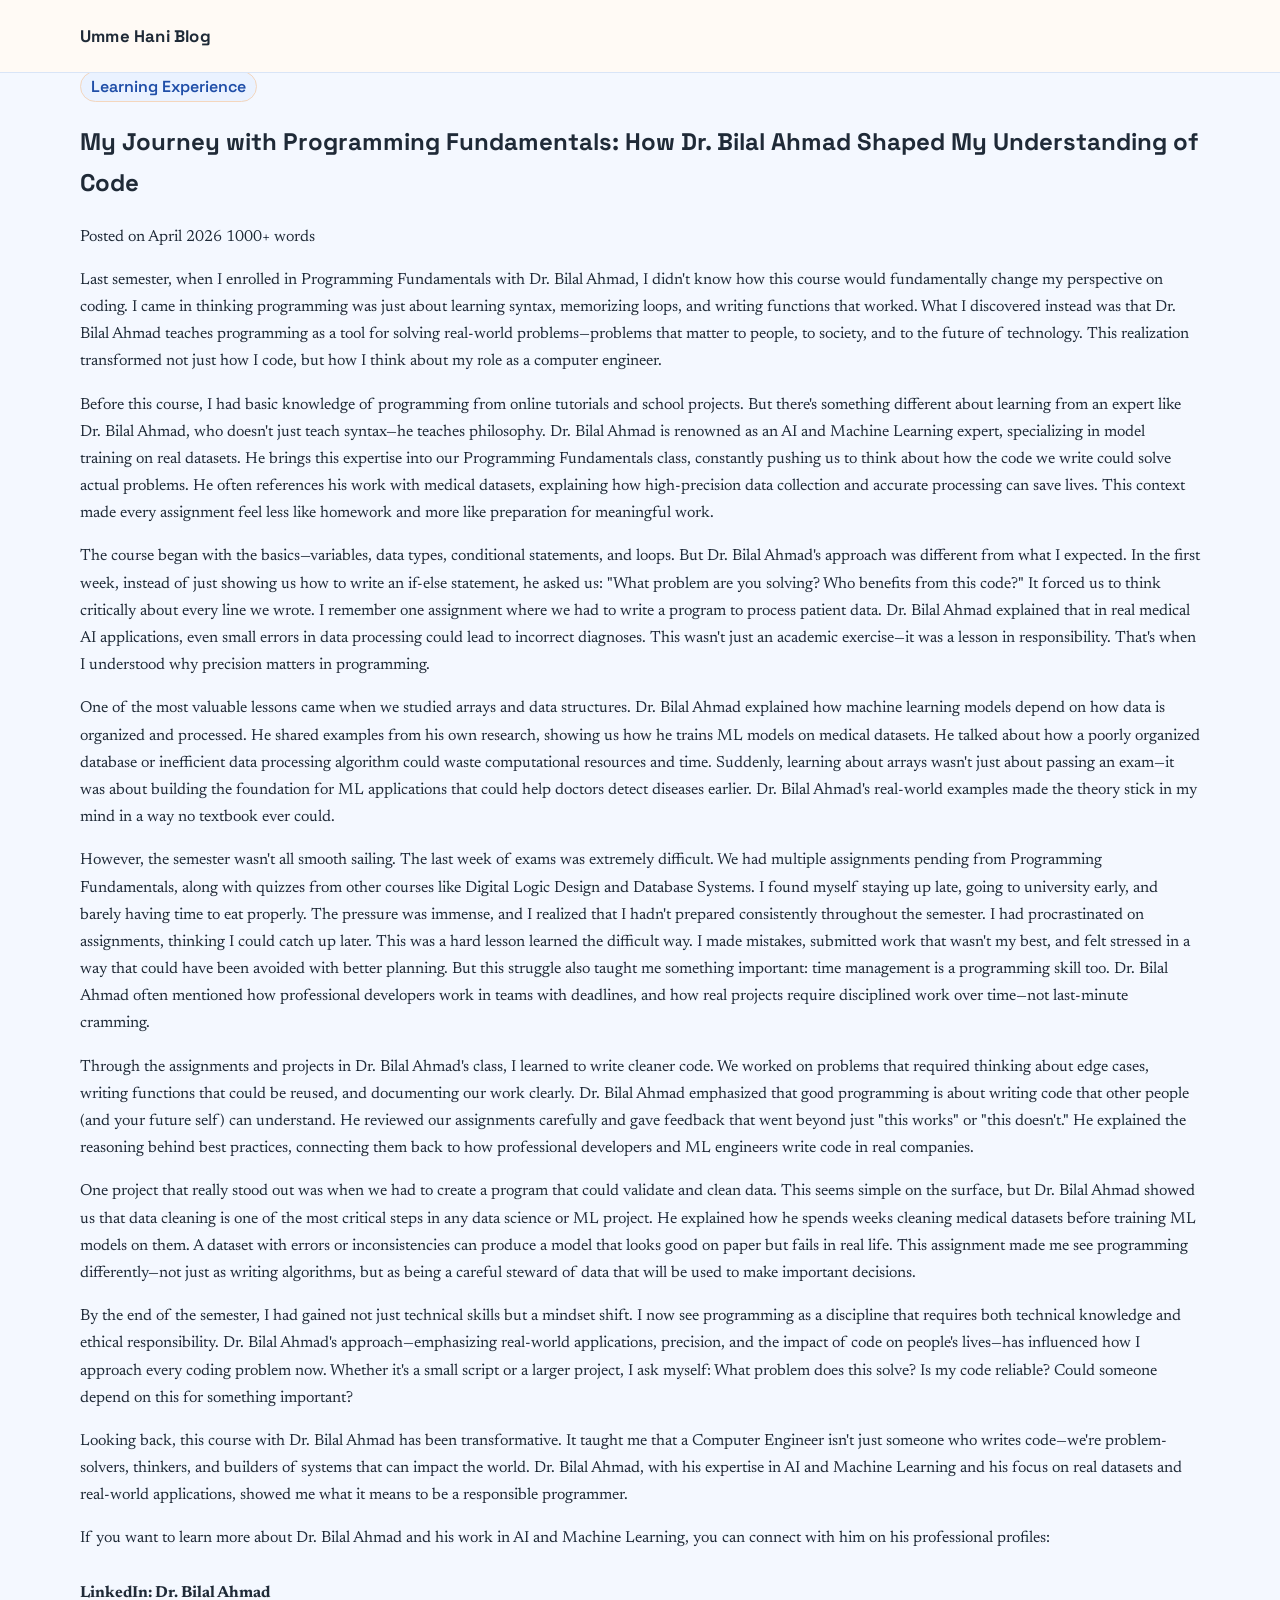
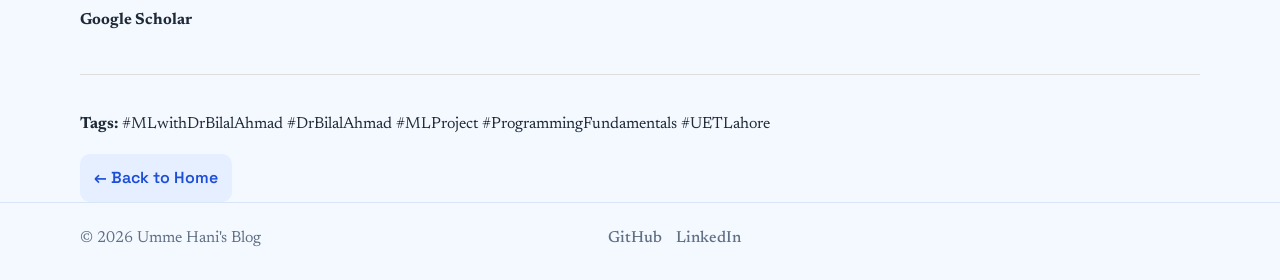
<file: post_programming_fundamentals.html>
<!DOCTYPE html>
<html lang="en">
<head>
  <meta charset="UTF-8" />
  <meta name="viewport" content="width=device-width, initial-scale=1.0" />
  <title>Programming Fundamentals with Dr. Bilal Ahmad | Umme Hani Blog</title>
  <meta name="description" content="My journey learning Programming Fundamentals from Dr. Bilal Ahmad at UET Lahore." />
  <link rel="stylesheet" href="style.css" />
</head>
<body>
  <header class="site-header">
    <div class="container nav-wrap">
      <a href="index.html" class="logo">Umme Hani Blog</a>
    </div>
  </header>

  <main>
    <article class="post-single">
      <div class="container post-container">
        <div class="post-header">
          <span class="badge">Learning Experience</span>
          <h1>My Journey with Programming Fundamentals: How Dr. Bilal Ahmad Shaped My Understanding of Code</h1>
          <div class="post-meta">
            <span>Posted on April 2026</span>
            <span>1000+ words</span>
          </div>
        </div>

        <div class="post-body">

          <p>Last semester, when I enrolled in Programming Fundamentals with Dr. Bilal Ahmad, I didn't know how this course would fundamentally change my perspective on coding. I came in thinking programming was just about learning syntax, memorizing loops, and writing functions that worked. What I discovered instead was that Dr. Bilal Ahmad teaches programming as a tool for solving real-world problems—problems that matter to people, to society, and to the future of technology. This realization transformed not just how I code, but how I think about my role as a computer engineer.</p>

          <p>Before this course, I had basic knowledge of programming from online tutorials and school projects. But there's something different about learning from an expert like Dr. Bilal Ahmad, who doesn't just teach syntax—he teaches philosophy. Dr. Bilal Ahmad is renowned as an AI and Machine Learning expert, specializing in model training on real datasets. He brings this expertise into our Programming Fundamentals class, constantly pushing us to think about how the code we write could solve actual problems. He often references his work with medical datasets, explaining how high-precision data collection and accurate processing can save lives. This context made every assignment feel less like homework and more like preparation for meaningful work.</p>

          <p>The course began with the basics—variables, data types, conditional statements, and loops. But Dr. Bilal Ahmad's approach was different from what I expected. In the first week, instead of just showing us how to write an if-else statement, he asked us: "What problem are you solving? Who benefits from this code?" It forced us to think critically about every line we wrote. I remember one assignment where we had to write a program to process patient data. Dr. Bilal Ahmad explained that in real medical AI applications, even small errors in data processing could lead to incorrect diagnoses. This wasn't just an academic exercise—it was a lesson in responsibility. That's when I understood why precision matters in programming.</p>

          <p>One of the most valuable lessons came when we studied arrays and data structures. Dr. Bilal Ahmad explained how machine learning models depend on how data is organized and processed. He shared examples from his own research, showing us how he trains ML models on medical datasets. He talked about how a poorly organized database or inefficient data processing algorithm could waste computational resources and time. Suddenly, learning about arrays wasn't just about passing an exam—it was about building the foundation for ML applications that could help doctors detect diseases earlier. Dr. Bilal Ahmad's real-world examples made the theory stick in my mind in a way no textbook ever could.</p>

          <p>However, the semester wasn't all smooth sailing. The last week of exams was extremely difficult. We had multiple assignments pending from Programming Fundamentals, along with quizzes from other courses like Digital Logic Design and Database Systems. I found myself staying up late, going to university early, and barely having time to eat properly. The pressure was immense, and I realized that I hadn't prepared consistently throughout the semester. I had procrastinated on assignments, thinking I could catch up later. This was a hard lesson learned the difficult way. I made mistakes, submitted work that wasn't my best, and felt stressed in a way that could have been avoided with better planning. But this struggle also taught me something important: time management is a programming skill too. Dr. Bilal Ahmad often mentioned how professional developers work in teams with deadlines, and how real projects require disciplined work over time—not last-minute cramming.</p>

          <p>Through the assignments and projects in Dr. Bilal Ahmad's class, I learned to write cleaner code. We worked on problems that required thinking about edge cases, writing functions that could be reused, and documenting our work clearly. Dr. Bilal Ahmad emphasized that good programming is about writing code that other people (and your future self) can understand. He reviewed our assignments carefully and gave feedback that went beyond just "this works" or "this doesn't." He explained the reasoning behind best practices, connecting them back to how professional developers and ML engineers write code in real companies.</p>

          <p>One project that really stood out was when we had to create a program that could validate and clean data. This seems simple on the surface, but Dr. Bilal Ahmad showed us that data cleaning is one of the most critical steps in any data science or ML project. He explained how he spends weeks cleaning medical datasets before training ML models on them. A dataset with errors or inconsistencies can produce a model that looks good on paper but fails in real life. This assignment made me see programming differently—not just as writing algorithms, but as being a careful steward of data that will be used to make important decisions.</p>

          <p>By the end of the semester, I had gained not just technical skills but a mindset shift. I now see programming as a discipline that requires both technical knowledge and ethical responsibility. Dr. Bilal Ahmad's approach—emphasizing real-world applications, precision, and the impact of code on people's lives—has influenced how I approach every coding problem now. Whether it's a small script or a larger project, I ask myself: What problem does this solve? Is my code reliable? Could someone depend on this for something important?</p>

          <p>Looking back, this course with Dr. Bilal Ahmad has been transformative. It taught me that a Computer Engineer isn't just someone who writes code—we're problem-solvers, thinkers, and builders of systems that can impact the world. Dr. Bilal Ahmad, with his expertise in AI and Machine Learning and his focus on real datasets and real-world applications, showed me what it means to be a responsible programmer.</p>

          <p>If you want to learn more about Dr. Bilal Ahmad and his work in AI and Machine Learning, you can connect with him on his professional profiles:
            <br /><br />
            <a href="https://www.linkedin.com/in/drbilalphd/" target="_blank" rel="noopener noreferrer"><strong>LinkedIn: Dr. Bilal Ahmad</strong></a>
            <br />
            <a href="https://scholar.google.com.au/citations?user=8nZ0jVkAAAAJ&hl=en" target="_blank" rel="noopener noreferrer"><strong>Google Scholar</strong></a>
          </p>

          <div class="hashtags" style="margin-top: 40px; padding-top: 20px; border-top: 1px solid #ddd;">
            <p><strong>Tags:</strong> #MLwithDrBilalAhmad #DrBilalAhmad #MLProject #ProgrammingFundamentals #UETLahore</p>
          </div>

        </div>

        <div class="post-footer">
          <a href="index.html" class="btn btn-secondary">← Back to Home</a>
        </div>

      </div>
    </article>
  </main>

  <footer class="site-footer">
    <div class="container footer-grid">
      <p>© 2026 Umme Hani's Blog</p>
      <div class="social-links">
        <a href="https://github.com/umehani17" target="_blank" rel="noopener noreferrer">GitHub</a>
        <a href="https://www.linkedin.com/in/drbilalphd/" target="_blank" rel="noopener noreferrer">LinkedIn</a>
      </div>
    </div>
  </footer>

  <script src="script.js"></script>
</body>
</html>
</file>
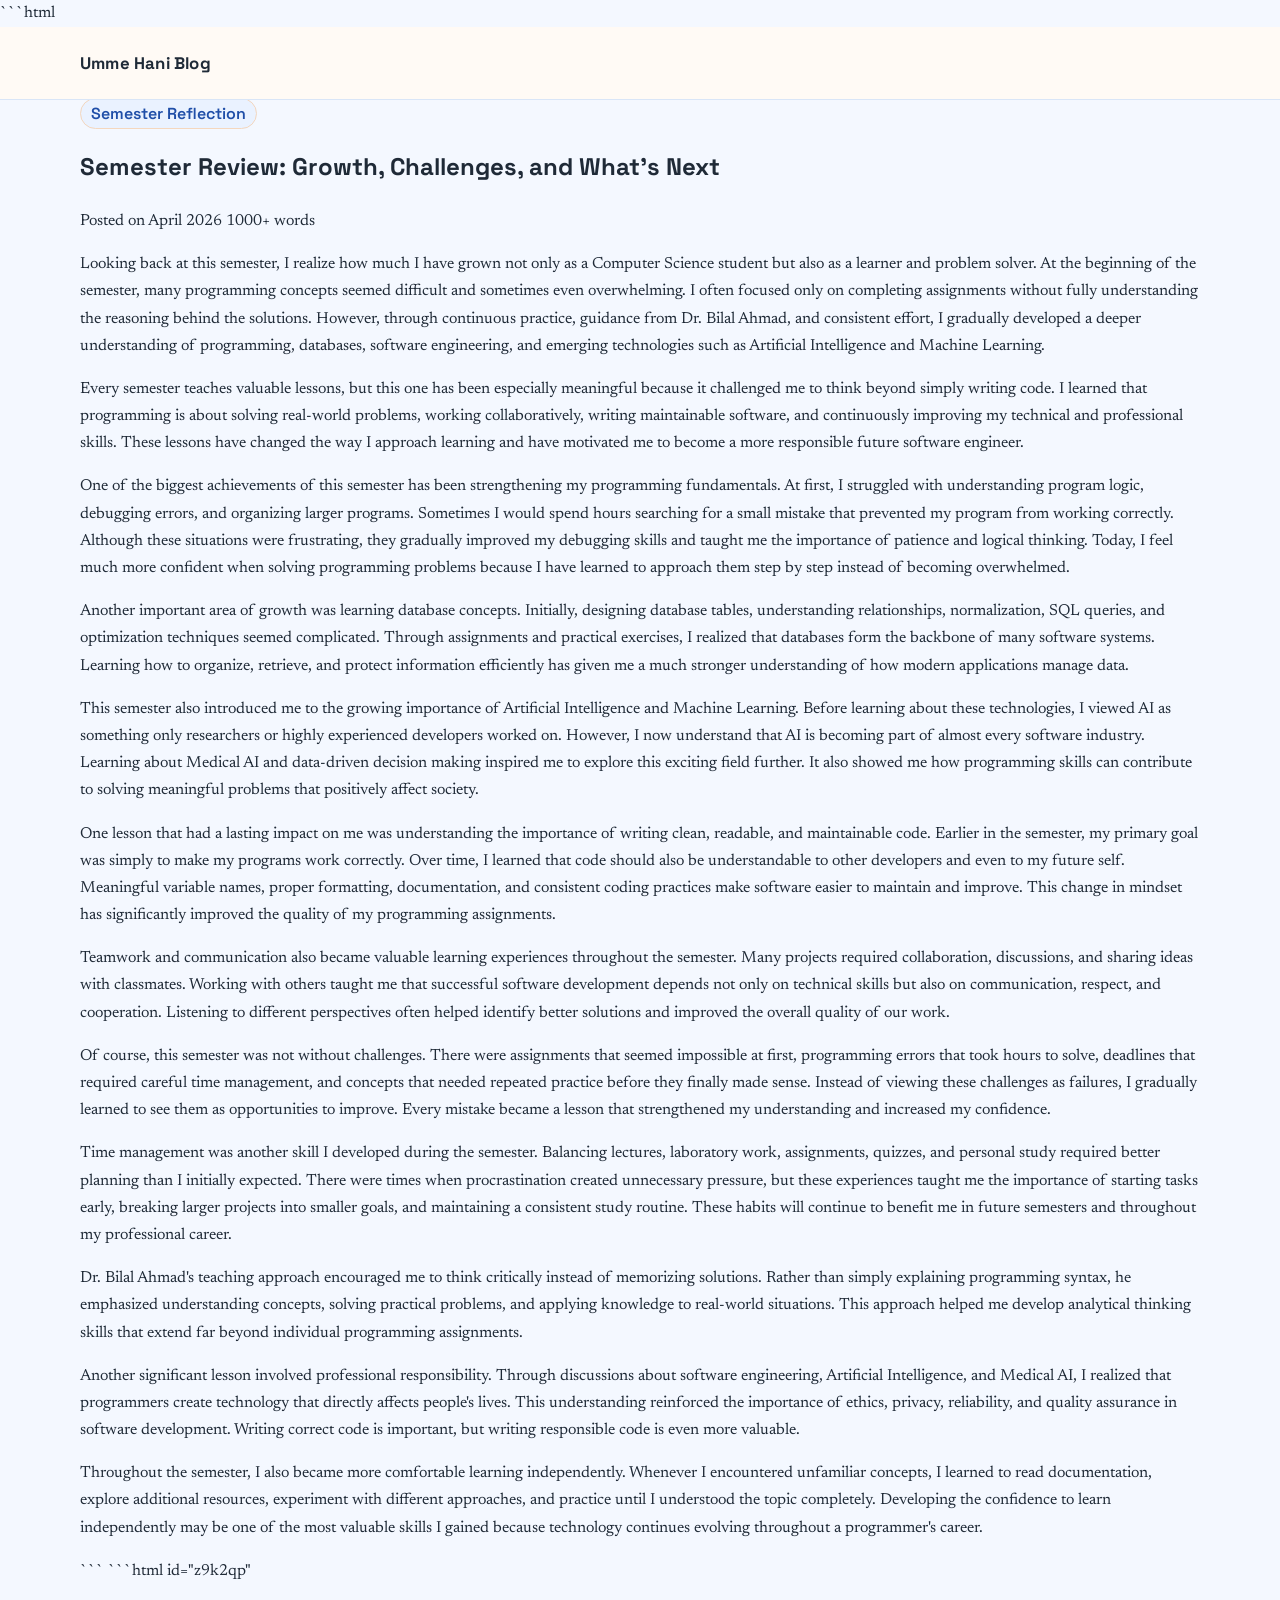
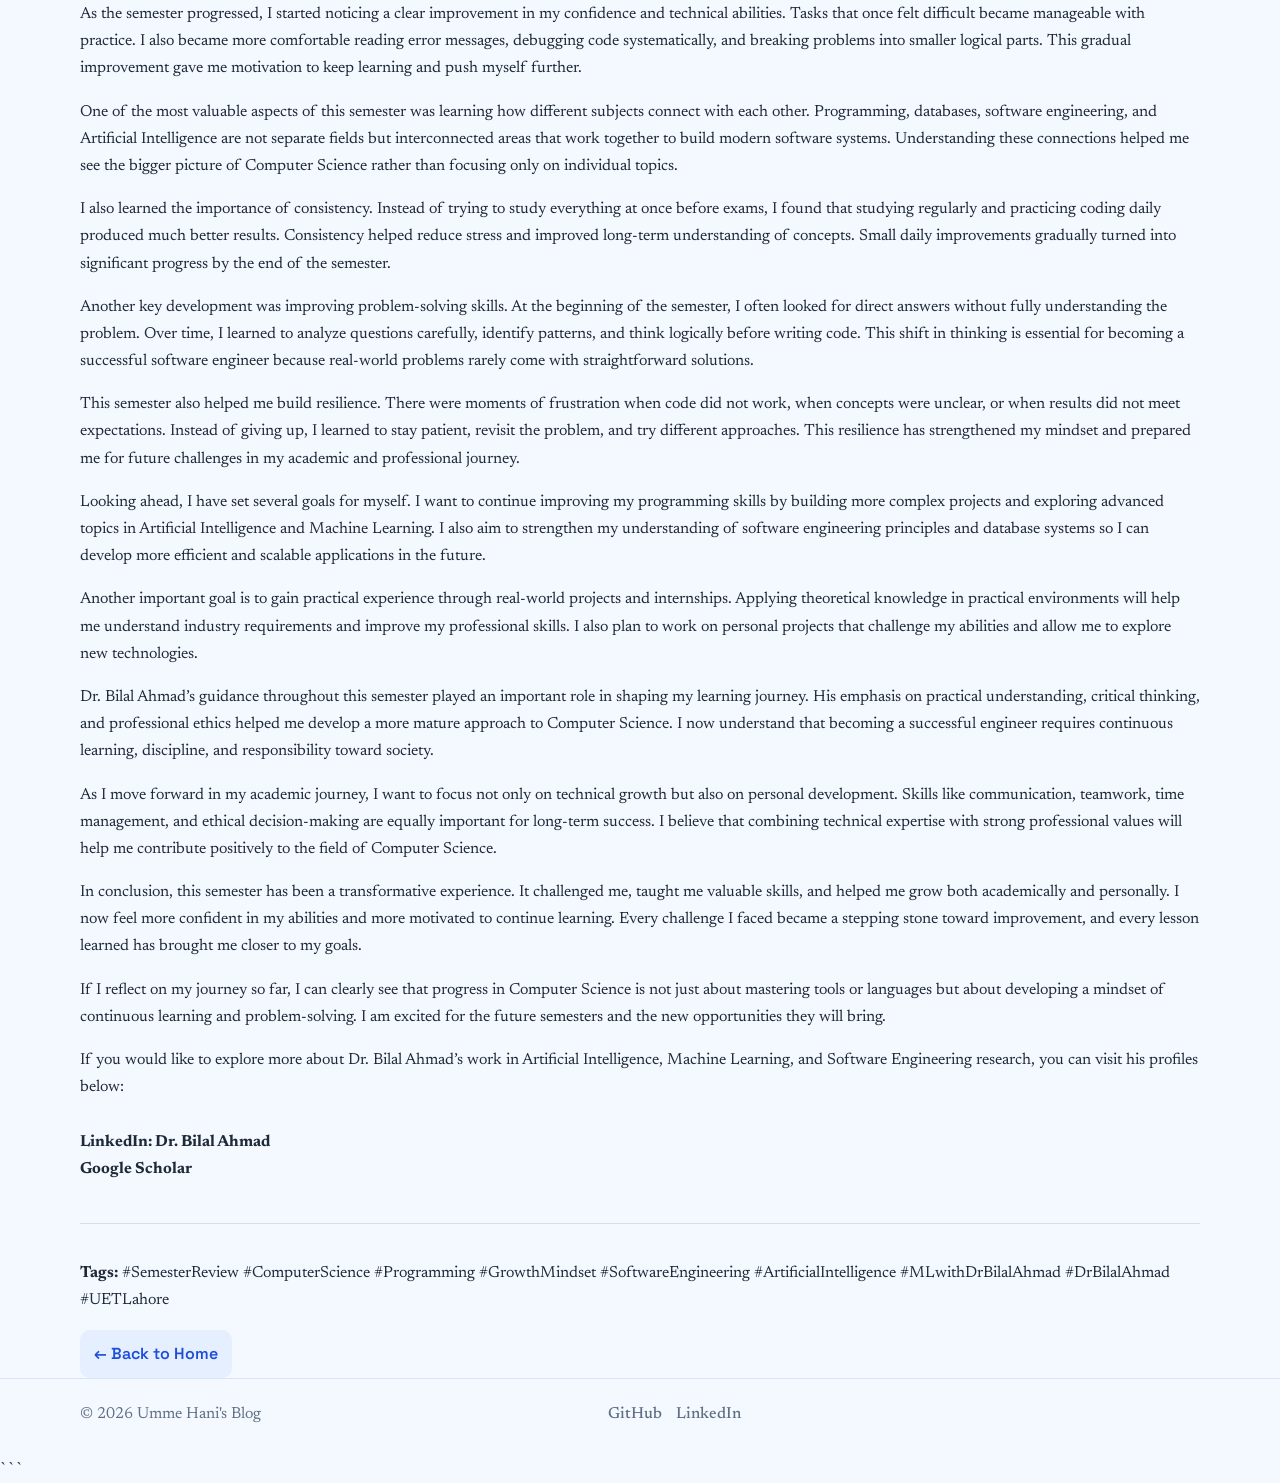
<file: post_semester_review.html>
```html
<!DOCTYPE html>
<html lang="en">
<head>
  <meta charset="UTF-8" />
  <meta name="viewport" content="width=device-width, initial-scale=1.0" />
  <title>Semester Review: Growth, Challenges, and What's Next | Umme Hani Blog</title>
  <meta name="description" content="A reflection on my semester journey, the challenges I overcame, the skills I developed, and my future goals as a Computer Science student." />
  <link rel="stylesheet" href="style.css" />
</head>

<body>

  <header class="site-header">
    <div class="container nav-wrap">
      <a href="index.html" class="logo">Umme Hani Blog</a>
    </div>
  </header>

  <main>
    <article class="post-single">
      <div class="container post-container">

        <div class="post-header">
          <span class="badge">Semester Reflection</span>

          <h1>Semester Review: Growth, Challenges, and What's Next</h1>

          <div class="post-meta">
            <span>Posted on April 2026</span>
            <span>1000+ words</span>
          </div>
        </div>

        <div class="post-body">

          <p>
            Looking back at this semester, I realize how much I have grown not only as a Computer Science student but also as a learner and problem solver. At the beginning of the semester, many programming concepts seemed difficult and sometimes even overwhelming. I often focused only on completing assignments without fully understanding the reasoning behind the solutions. However, through continuous practice, guidance from Dr. Bilal Ahmad, and consistent effort, I gradually developed a deeper understanding of programming, databases, software engineering, and emerging technologies such as Artificial Intelligence and Machine Learning.
          </p>

          <p>
            Every semester teaches valuable lessons, but this one has been especially meaningful because it challenged me to think beyond simply writing code. I learned that programming is about solving real-world problems, working collaboratively, writing maintainable software, and continuously improving my technical and professional skills. These lessons have changed the way I approach learning and have motivated me to become a more responsible future software engineer.
          </p>

          <p>
            One of the biggest achievements of this semester has been strengthening my programming fundamentals. At first, I struggled with understanding program logic, debugging errors, and organizing larger programs. Sometimes I would spend hours searching for a small mistake that prevented my program from working correctly. Although these situations were frustrating, they gradually improved my debugging skills and taught me the importance of patience and logical thinking. Today, I feel much more confident when solving programming problems because I have learned to approach them step by step instead of becoming overwhelmed.
          </p>

          <p>
            Another important area of growth was learning database concepts. Initially, designing database tables, understanding relationships, normalization, SQL queries, and optimization techniques seemed complicated. Through assignments and practical exercises, I realized that databases form the backbone of many software systems. Learning how to organize, retrieve, and protect information efficiently has given me a much stronger understanding of how modern applications manage data.
          </p>

          <p>
            This semester also introduced me to the growing importance of Artificial Intelligence and Machine Learning. Before learning about these technologies, I viewed AI as something only researchers or highly experienced developers worked on. However, I now understand that AI is becoming part of almost every software industry. Learning about Medical AI and data-driven decision making inspired me to explore this exciting field further. It also showed me how programming skills can contribute to solving meaningful problems that positively affect society.
          </p>

          <p>
            One lesson that had a lasting impact on me was understanding the importance of writing clean, readable, and maintainable code. Earlier in the semester, my primary goal was simply to make my programs work correctly. Over time, I learned that code should also be understandable to other developers and even to my future self. Meaningful variable names, proper formatting, documentation, and consistent coding practices make software easier to maintain and improve. This change in mindset has significantly improved the quality of my programming assignments.
          </p>

          <p>
            Teamwork and communication also became valuable learning experiences throughout the semester. Many projects required collaboration, discussions, and sharing ideas with classmates. Working with others taught me that successful software development depends not only on technical skills but also on communication, respect, and cooperation. Listening to different perspectives often helped identify better solutions and improved the overall quality of our work.
          </p>

          <p>
            Of course, this semester was not without challenges. There were assignments that seemed impossible at first, programming errors that took hours to solve, deadlines that required careful time management, and concepts that needed repeated practice before they finally made sense. Instead of viewing these challenges as failures, I gradually learned to see them as opportunities to improve. Every mistake became a lesson that strengthened my understanding and increased my confidence.
          </p>

          <p>
            Time management was another skill I developed during the semester. Balancing lectures, laboratory work, assignments, quizzes, and personal study required better planning than I initially expected. There were times when procrastination created unnecessary pressure, but these experiences taught me the importance of starting tasks early, breaking larger projects into smaller goals, and maintaining a consistent study routine. These habits will continue to benefit me in future semesters and throughout my professional career.
          </p>

          <p>
            Dr. Bilal Ahmad's teaching approach encouraged me to think critically instead of memorizing solutions. Rather than simply explaining programming syntax, he emphasized understanding concepts, solving practical problems, and applying knowledge to real-world situations. This approach helped me develop analytical thinking skills that extend far beyond individual programming assignments.
          </p>

          <p>
            Another significant lesson involved professional responsibility. Through discussions about software engineering, Artificial Intelligence, and Medical AI, I realized that programmers create technology that directly affects people's lives. This understanding reinforced the importance of ethics, privacy, reliability, and quality assurance in software development. Writing correct code is important, but writing responsible code is even more valuable.
          </p>

          <p>
            Throughout the semester, I also became more comfortable learning independently. Whenever I encountered unfamiliar concepts, I learned to read documentation, explore additional resources, experiment with different approaches, and practice until I understood the topic completely. Developing the confidence to learn independently may be one of the most valuable skills I gained because technology continues evolving throughout a programmer's career.
          </p>
```
```html id="z9k2qp"
          <p>
            As the semester progressed, I started noticing a clear improvement in my confidence and technical abilities. Tasks that once felt difficult became manageable with practice. I also became more comfortable reading error messages, debugging code systematically, and breaking problems into smaller logical parts. This gradual improvement gave me motivation to keep learning and push myself further.
          </p>

          <p>
            One of the most valuable aspects of this semester was learning how different subjects connect with each other. Programming, databases, software engineering, and Artificial Intelligence are not separate fields but interconnected areas that work together to build modern software systems. Understanding these connections helped me see the bigger picture of Computer Science rather than focusing only on individual topics.
          </p>

          <p>
            I also learned the importance of consistency. Instead of trying to study everything at once before exams, I found that studying regularly and practicing coding daily produced much better results. Consistency helped reduce stress and improved long-term understanding of concepts. Small daily improvements gradually turned into significant progress by the end of the semester.
          </p>

          <p>
            Another key development was improving problem-solving skills. At the beginning of the semester, I often looked for direct answers without fully understanding the problem. Over time, I learned to analyze questions carefully, identify patterns, and think logically before writing code. This shift in thinking is essential for becoming a successful software engineer because real-world problems rarely come with straightforward solutions.
          </p>

          <p>
            This semester also helped me build resilience. There were moments of frustration when code did not work, when concepts were unclear, or when results did not meet expectations. Instead of giving up, I learned to stay patient, revisit the problem, and try different approaches. This resilience has strengthened my mindset and prepared me for future challenges in my academic and professional journey.
          </p>

          <p>
            Looking ahead, I have set several goals for myself. I want to continue improving my programming skills by building more complex projects and exploring advanced topics in Artificial Intelligence and Machine Learning. I also aim to strengthen my understanding of software engineering principles and database systems so I can develop more efficient and scalable applications in the future.
          </p>

          <p>
            Another important goal is to gain practical experience through real-world projects and internships. Applying theoretical knowledge in practical environments will help me understand industry requirements and improve my professional skills. I also plan to work on personal projects that challenge my abilities and allow me to explore new technologies.
          </p>

          <p>
            Dr. Bilal Ahmad’s guidance throughout this semester played an important role in shaping my learning journey. His emphasis on practical understanding, critical thinking, and professional ethics helped me develop a more mature approach to Computer Science. I now understand that becoming a successful engineer requires continuous learning, discipline, and responsibility toward society.
          </p>

          <p>
            As I move forward in my academic journey, I want to focus not only on technical growth but also on personal development. Skills like communication, teamwork, time management, and ethical decision-making are equally important for long-term success. I believe that combining technical expertise with strong professional values will help me contribute positively to the field of Computer Science.
          </p>

          <p>
            In conclusion, this semester has been a transformative experience. It challenged me, taught me valuable skills, and helped me grow both academically and personally. I now feel more confident in my abilities and more motivated to continue learning. Every challenge I faced became a stepping stone toward improvement, and every lesson learned has brought me closer to my goals.
          </p>

          <p>
            If I reflect on my journey so far, I can clearly see that progress in Computer Science is not just about mastering tools or languages but about developing a mindset of continuous learning and problem-solving. I am excited for the future semesters and the new opportunities they will bring.
          </p>

          <p>
            If you would like to explore more about Dr. Bilal Ahmad’s work in Artificial Intelligence, Machine Learning, and Software Engineering research, you can visit his profiles below:
            <br><br>

            <a href="https://www.linkedin.com/in/drbilalphd/" target="_blank" rel="noopener noreferrer"><strong>LinkedIn: Dr. Bilal Ahmad</strong></a>
            <br>
            <a href="https://scholar.google.com.au/citations?user=8nZ0jVkAAAAJ&hl=en" target="_blank" rel="noopener noreferrer"><strong>Google Scholar</strong></a>
          </p>

          <div class="hashtags" style="margin-top:40px; padding-top:20px; border-top:1px solid #ddd;">
            <p><strong>Tags:</strong> #SemesterReview #ComputerScience #Programming #GrowthMindset #SoftwareEngineering #ArtificialIntelligence #MLwithDrBilalAhmad #DrBilalAhmad #UETLahore</p>
          </div>

        </div>

        <div class="post-footer">
          <a href="index.html" class="btn btn-secondary">← Back to Home</a>
        </div>

      </div>
    </article>
  </main>

  <footer class="site-footer">
    <div class="container footer-grid">
      <p>© 2026 Umme Hani's Blog</p>

      <div class="social-links">
        <a href="https://github.com/umehani17" target="_blank" rel="noopener noreferrer">GitHub</a>
        <a href="https://www.linkedin.com/in/drbilalphd/" target="_blank" rel="noopener noreferrer">LinkedIn</a>
      </div>
    </div>
  </footer>

  <script src="script.js"></script>

</body>
</html>
```
</file>
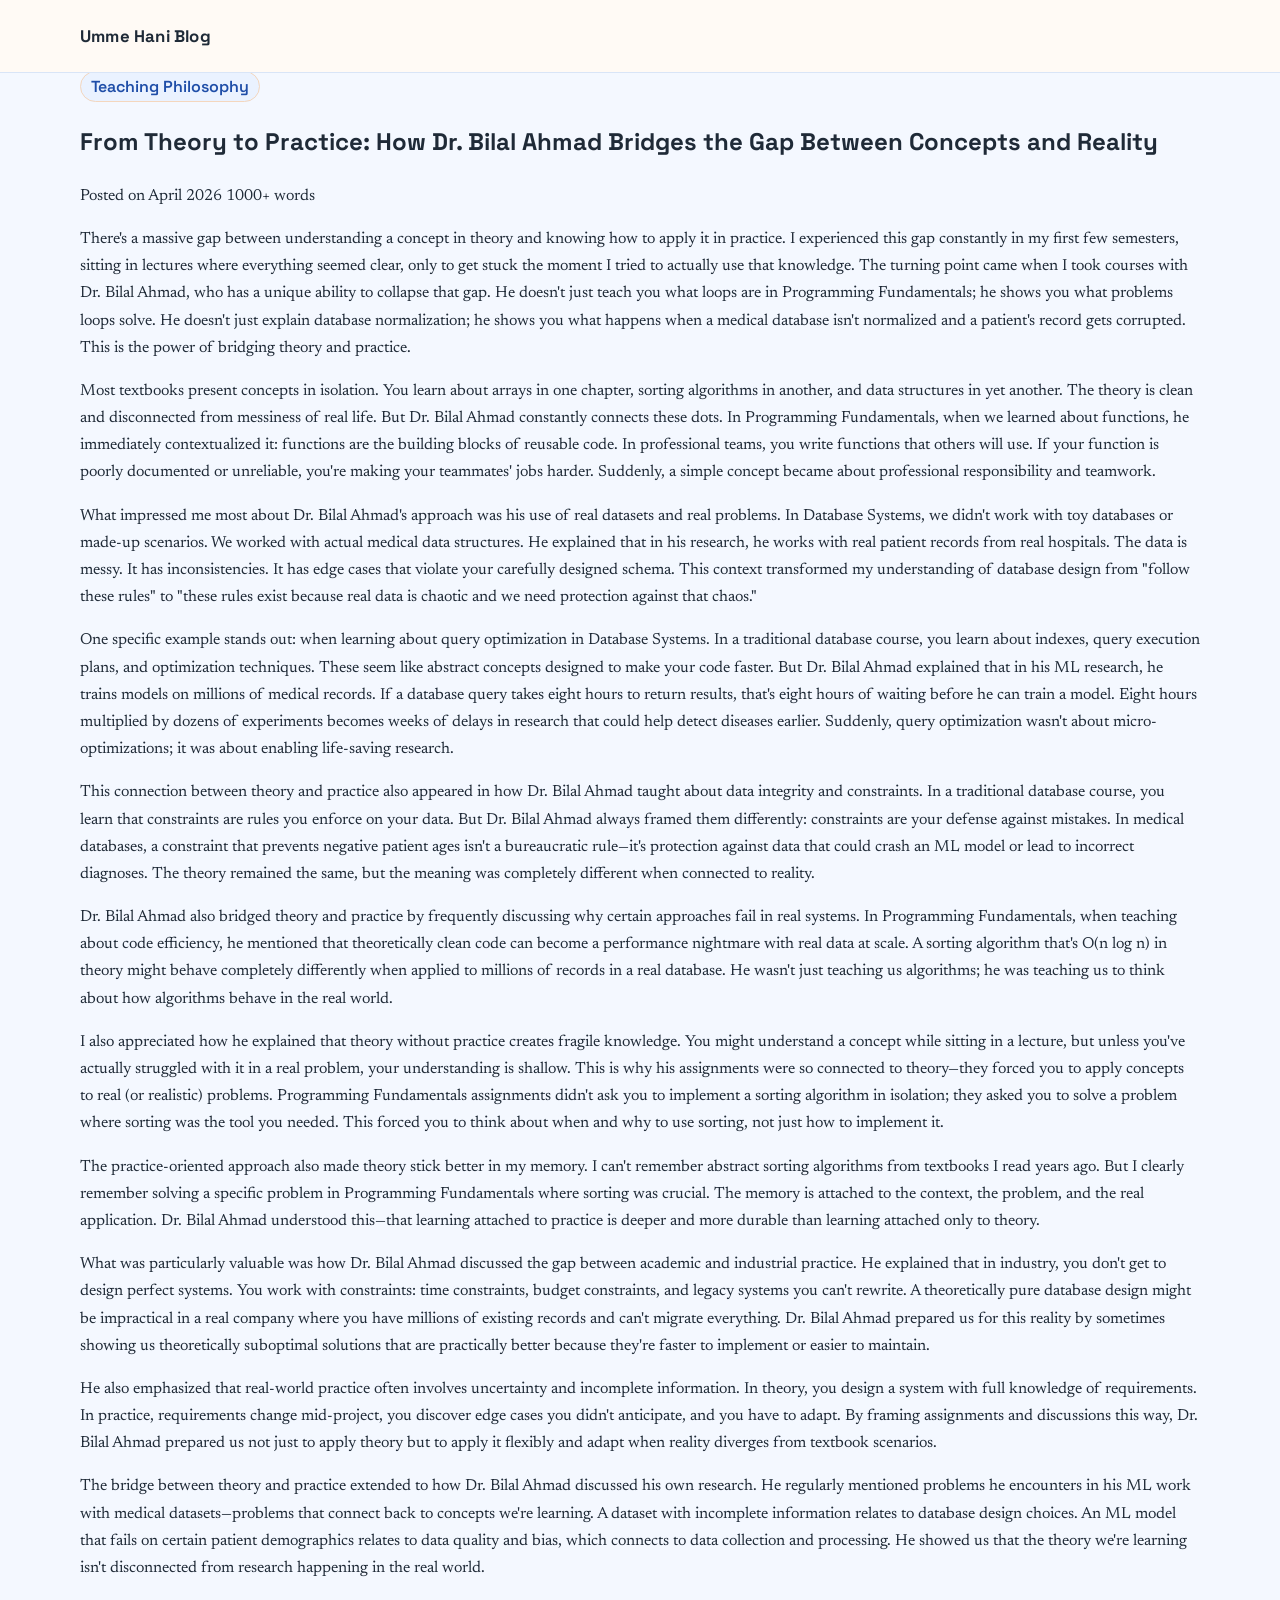
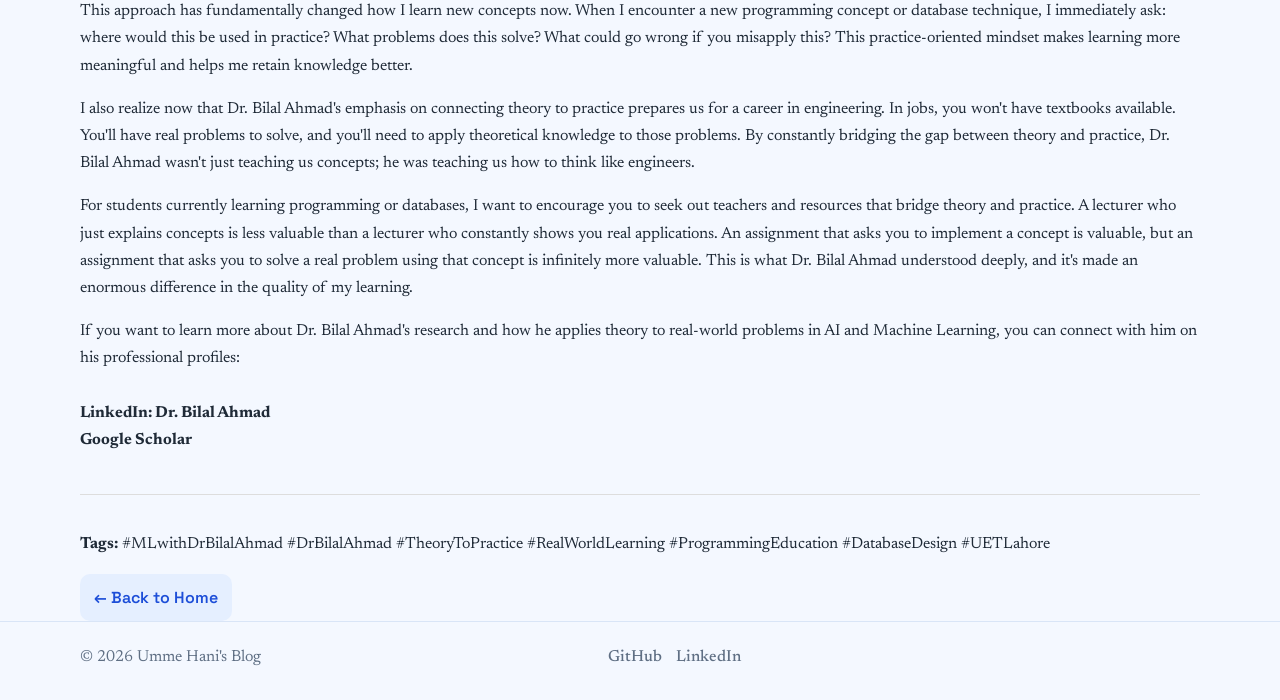
<file: post_theory_practice.html>
<!DOCTYPE html>
<html lang="en">
<head>
  <meta charset="UTF-8" />
  <meta name="viewport" content="width=device-width, initial-scale=1.0" />
  <title>From Theory to Practice: Dr. Bilal Ahmad's Teaching Approach | Umme Hani Blog</title>
  <meta name="description" content="How Dr. Bilal Ahmad bridges the gap between theory and practice. Learning that connects textbooks to real-world applications." />
  <link rel="stylesheet" href="style.css" />
</head>
<body>
  <header class="site-header">
    <div class="container nav-wrap">
      <a href="index.html" class="logo">Umme Hani Blog</a>
    </div>
  </header>

  <main>
    <article class="post-single">
      <div class="container post-container">
        <div class="post-header">
          <span class="badge">Teaching Philosophy</span>
          <h1>From Theory to Practice: How Dr. Bilal Ahmad Bridges the Gap Between Concepts and Reality</h1>
          <div class="post-meta">
            <span>Posted on April 2026</span>
            <span>1000+ words</span>
          </div>
        </div>

        <div class="post-body">

          <p>There's a massive gap between understanding a concept in theory and knowing how to apply it in practice. I experienced this gap constantly in my first few semesters, sitting in lectures where everything seemed clear, only to get stuck the moment I tried to actually use that knowledge. The turning point came when I took courses with Dr. Bilal Ahmad, who has a unique ability to collapse that gap. He doesn't just teach you what loops are in Programming Fundamentals; he shows you what problems loops solve. He doesn't just explain database normalization; he shows you what happens when a medical database isn't normalized and a patient's record gets corrupted. This is the power of bridging theory and practice.</p>

          <p>Most textbooks present concepts in isolation. You learn about arrays in one chapter, sorting algorithms in another, and data structures in yet another. The theory is clean and disconnected from messiness of real life. But Dr. Bilal Ahmad constantly connects these dots. In Programming Fundamentals, when we learned about functions, he immediately contextualized it: functions are the building blocks of reusable code. In professional teams, you write functions that others will use. If your function is poorly documented or unreliable, you're making your teammates' jobs harder. Suddenly, a simple concept became about professional responsibility and teamwork.</p>

          <p>What impressed me most about Dr. Bilal Ahmad's approach was his use of real datasets and real problems. In Database Systems, we didn't work with toy databases or made-up scenarios. We worked with actual medical data structures. He explained that in his research, he works with real patient records from real hospitals. The data is messy. It has inconsistencies. It has edge cases that violate your carefully designed schema. This context transformed my understanding of database design from "follow these rules" to "these rules exist because real data is chaotic and we need protection against that chaos."</p>

          <p>One specific example stands out: when learning about query optimization in Database Systems. In a traditional database course, you learn about indexes, query execution plans, and optimization techniques. These seem like abstract concepts designed to make your code faster. But Dr. Bilal Ahmad explained that in his ML research, he trains models on millions of medical records. If a database query takes eight hours to return results, that's eight hours of waiting before he can train a model. Eight hours multiplied by dozens of experiments becomes weeks of delays in research that could help detect diseases earlier. Suddenly, query optimization wasn't about micro-optimizations; it was about enabling life-saving research.</p>

          <p>This connection between theory and practice also appeared in how Dr. Bilal Ahmad taught about data integrity and constraints. In a traditional database course, you learn that constraints are rules you enforce on your data. But Dr. Bilal Ahmad always framed them differently: constraints are your defense against mistakes. In medical databases, a constraint that prevents negative patient ages isn't a bureaucratic rule—it's protection against data that could crash an ML model or lead to incorrect diagnoses. The theory remained the same, but the meaning was completely different when connected to reality.</p>

          <p>Dr. Bilal Ahmad also bridged theory and practice by frequently discussing why certain approaches fail in real systems. In Programming Fundamentals, when teaching about code efficiency, he mentioned that theoretically clean code can become a performance nightmare with real data at scale. A sorting algorithm that's O(n log n) in theory might behave completely differently when applied to millions of records in a real database. He wasn't just teaching us algorithms; he was teaching us to think about how algorithms behave in the real world.</p>

          <p>I also appreciated how he explained that theory without practice creates fragile knowledge. You might understand a concept while sitting in a lecture, but unless you've actually struggled with it in a real problem, your understanding is shallow. This is why his assignments were so connected to theory—they forced you to apply concepts to real (or realistic) problems. Programming Fundamentals assignments didn't ask you to implement a sorting algorithm in isolation; they asked you to solve a problem where sorting was the tool you needed. This forced you to think about when and why to use sorting, not just how to implement it.</p>

          <p>The practice-oriented approach also made theory stick better in my memory. I can't remember abstract sorting algorithms from textbooks I read years ago. But I clearly remember solving a specific problem in Programming Fundamentals where sorting was crucial. The memory is attached to the context, the problem, and the real application. Dr. Bilal Ahmad understood this—that learning attached to practice is deeper and more durable than learning attached only to theory.</p>

          <p>What was particularly valuable was how Dr. Bilal Ahmad discussed the gap between academic and industrial practice. He explained that in industry, you don't get to design perfect systems. You work with constraints: time constraints, budget constraints, and legacy systems you can't rewrite. A theoretically pure database design might be impractical in a real company where you have millions of existing records and can't migrate everything. Dr. Bilal Ahmad prepared us for this reality by sometimes showing us theoretically suboptimal solutions that are practically better because they're faster to implement or easier to maintain.</p>

          <p>He also emphasized that real-world practice often involves uncertainty and incomplete information. In theory, you design a system with full knowledge of requirements. In practice, requirements change mid-project, you discover edge cases you didn't anticipate, and you have to adapt. By framing assignments and discussions this way, Dr. Bilal Ahmad prepared us not just to apply theory but to apply it flexibly and adapt when reality diverges from textbook scenarios.</p>

          <p>The bridge between theory and practice extended to how Dr. Bilal Ahmad discussed his own research. He regularly mentioned problems he encounters in his ML work with medical datasets—problems that connect back to concepts we're learning. A dataset with incomplete information relates to database design choices. An ML model that fails on certain patient demographics relates to data quality and bias, which connects to data collection and processing. He showed us that the theory we're learning isn't disconnected from research happening in the real world.</p>

          <p>This approach has fundamentally changed how I learn new concepts now. When I encounter a new programming concept or database technique, I immediately ask: where would this be used in practice? What problems does this solve? What could go wrong if you misapply this? This practice-oriented mindset makes learning more meaningful and helps me retain knowledge better.</p>

          <p>I also realize now that Dr. Bilal Ahmad's emphasis on connecting theory to practice prepares us for a career in engineering. In jobs, you won't have textbooks available. You'll have real problems to solve, and you'll need to apply theoretical knowledge to those problems. By constantly bridging the gap between theory and practice, Dr. Bilal Ahmad wasn't just teaching us concepts; he was teaching us how to think like engineers.</p>

          <p>For students currently learning programming or databases, I want to encourage you to seek out teachers and resources that bridge theory and practice. A lecturer who just explains concepts is less valuable than a lecturer who constantly shows you real applications. An assignment that asks you to implement a concept is valuable, but an assignment that asks you to solve a real problem using that concept is infinitely more valuable. This is what Dr. Bilal Ahmad understood deeply, and it's made an enormous difference in the quality of my learning.</p>

          <p>If you want to learn more about Dr. Bilal Ahmad's research and how he applies theory to real-world problems in AI and Machine Learning, you can connect with him on his professional profiles:
            <br /><br />
            <a href="https://www.linkedin.com/in/drbilalphd/" target="_blank" rel="noopener noreferrer"><strong>LinkedIn: Dr. Bilal Ahmad</strong></a>
            <br />
            <a href="https://scholar.google.com.au/citations?user=8nZ0jVkAAAAJ&hl=en" target="_blank" rel="noopener noreferrer"><strong>Google Scholar</strong></a>
          </p>

          <div class="hashtags" style="margin-top: 40px; padding-top: 20px; border-top: 1px solid #ddd;">
            <p><strong>Tags:</strong> #MLwithDrBilalAhmad #DrBilalAhmad #TheoryToPractice #RealWorldLearning #ProgrammingEducation #DatabaseDesign #UETLahore</p>
          </div>

        </div>

        <div class="post-footer">
          <a href="index.html" class="btn btn-secondary">← Back to Home</a>
        </div>

      </div>
    </article>
  </main>

  <footer class="site-footer">
    <div class="container footer-grid">
      <p>© 2026 Umme Hani's Blog</p>
      <div class="social-links">
        <a href="https://github.com/umehani17" target="_blank" rel="noopener noreferrer">GitHub</a>
        <a href="https://www.linkedin.com/in/drbilalphd/" target="_blank" rel="noopener noreferrer">LinkedIn</a>
      </div>
    </div>
  </footer>

  <script src="script.js"></script>
</body>
</html>
</file>
<file: style.css>
@import url("https://fonts.googleapis.com/css2?family=JetBrains+Mono:wght@400;500&family=Newsreader:opsz,wght@6..72,400;6..72,500;6..72,600&family=Space+Grotesk:wght@400;500;600;700&display=swap");

:root {
  --blog-bg: #f4f8ff;
  --blog-surface: #ffffff;
  --blog-text: #1f2a37;
  --blog-text-secondary: #5f6f84;
  --blog-accent: #2563eb;
  --blog-accent-hover: #1d4ed8;
  --blog-border: #d9e5f7;
  --blog-code-bg: #1f1d25;
  --blog-code-surface: #2a2734;
  --blog-code-text: #e2def3;
  --blog-code-keyword: #c4b5fd;
  --blog-code-string: #86efac;
  --blog-code-comment: #9a92b8;
  --blog-code-function: #fde68a;
  --blog-code-number: #fca5a5;
  --blog-tag-bg: #eaf2ff;
  --blog-tag-text: #1f4ea8;
  --blog-shadow: rgba(0, 0, 0, 0.06);
  --font-display: "Space Grotesk", system-ui, sans-serif;
  --font-body: "Newsreader", Georgia, "Times New Roman", serif;
  --font-mono: "JetBrains Mono", "Fira Code", monospace;

  --bg: var(--blog-bg);
  --surface: var(--blog-surface);
  --surface-alt: #eaf1ff;
  --text: var(--blog-text);
  --muted: var(--blog-text-secondary);
  --line: var(--blog-border);
  --accent: var(--blog-accent);
  --accent-soft: #e5efff;
  --code-bg: var(--blog-code-bg);
  --code-line: #3a3a57;
  --success: var(--blog-accent);
  --shadow-sm: 0 2px 8px var(--blog-shadow);
  --shadow-md: 0 8px 18px rgba(30, 74, 169, 0.12);
  --radius: 10px;
}

* {
  box-sizing: border-box;
}

html {
  scroll-behavior: smooth;
}

body {
  margin: 0;
  font-family: var(--font-body);
  background: var(--bg);
  color: var(--text);
  line-height: 1.7;
}

h1,
h2,
h3,
h4,
h5,
h6,
.logo,
.main-nav a,
.btn,
.badge,
.article-meta,
.eyebrow,
.search-label {
  font-family: var(--font-display);
}

img {
  max-width: 100%;
}

a {
  color: inherit;
  text-decoration: none;
}

.container {
  width: min(1120px, 92%);
  margin: 0 auto;
}

.site-header {
  position: sticky;
  top: 0;
  z-index: 50;
  background: rgba(255, 250, 245, 0.96);
  backdrop-filter: blur(3px);
  border-bottom: 1px solid var(--line);
}

.nav-wrap {
  min-height: 72px;
  display: flex;
  align-items: center;
  justify-content: flex-start;
  gap: 24px;
}

.logo {
  font-size: 1.05rem;
  font-weight: 800;
  letter-spacing: 0.2px;
}

.main-nav {
  display: flex;
  align-items: center;
  gap: 24px;
}

.main-nav a {
  color: var(--muted);
  font-weight: 600;
  transition: color 0.2s ease, opacity 0.2s ease;
}

.main-nav a:hover {
  color: var(--text);
}

.main-nav a:focus-visible,
.btn:focus-visible,
.search-input:focus-visible,
.subscribe-form input:focus-visible,
.copy-btn:focus-visible,
.post-thumb-link:focus-visible {
  outline: 2px solid var(--accent);
  outline-offset: 2px;
}

.menu-toggle {
  display: none;
  border: 1px solid var(--line);
  border-radius: 10px;
  padding: 8px;
  background: var(--surface);
}

.menu-toggle span {
  display: block;
  width: 18px;
  height: 2px;
  border-radius: 2px;
  background: var(--text);
}

.menu-toggle span + span {
  margin-top: 4px;
}

.hero {
  padding: 80px 0 56px;
}

.hero-umme {
  padding-top: 56px;
}

.hero-alt .container {
  background: #edf3ff;
  border: 0;
  border-radius: 0;
  padding: 0;
}

.hero-banner {
  background: var(--bg);
  border: 0;
  border-radius: 0;
  padding: 6px 0 0;
  box-shadow: none;
}

.hero-main .subtitle {
  max-width: 680px;
}

.hero-actions {
  margin-top: 12px;
  display: flex;
  flex-wrap: wrap;
  gap: 10px;
}


.hero-grid {
  display: grid;
  grid-template-columns: 1.2fr 0.8fr;
  gap: 28px;
  align-items: center;
}

.eyebrow {
  margin: 0;
  color: var(--accent);
  font-weight: 700;
}

.hero h1 {
  margin: 10px 0 14px;
  line-height: 1.2;
  font-size: clamp(2rem, 3vw, 3rem);
  max-width: 760px;
}

.subtitle {
  margin: 0 0 26px;
  color: var(--muted);
  max-width: 700px;
}

.hero-card {
  background: var(--surface);
  border-radius: var(--radius);
  border: 1px solid var(--line);
  box-shadow: var(--shadow-sm);
  padding: 24px;
}

.hero-card h2 {
  margin-top: 0;
  font-size: 1.1rem;
}

.hero-card ul {
  margin: 8px 0 0;
  padding-left: 22px;
  color: var(--muted);
}

.btn {
  display: inline-flex;
  align-items: center;
  justify-content: center;
  border: 0;
  border-radius: 10px;
  font-weight: 600;
  cursor: pointer;
  transition: all 0.2s ease;
}

.btn-primary {
  background: var(--accent);
  color: #fff;
  padding: 12px 18px;
  box-shadow: none;
}

.btn-primary:hover {
  transform: translateY(-1px);
  background: var(--blog-accent-hover);
}

.btn-secondary {
  background: var(--accent-soft);
  color: var(--blog-accent-hover);
  padding: 10px 14px;
}

.btn-secondary:hover {
  background: #d8e8ff;
}

.search-section {
  padding-bottom: 24px;
}

.search-label {
  display: block;
  margin-bottom: 10px;
  font-weight: 600;
}

.search-input {
  width: 100%;
  border: 1px solid var(--line);
  border-radius: 12px;
  font-size: 0.98rem;
  padding: 12px 14px;
  background: var(--surface);
  transition: border-color 0.2s ease, box-shadow 0.2s ease;
}

.search-input:focus {
  border-color: #c8c0ff;
  box-shadow: 0 0 0 3px rgba(109, 94, 252, 0.12);
  outline: none;
}

.posts-section {
  padding: 28px 0 64px;
}

.section-head h2 {
  margin: 0;
}

.section-head p {
  margin: 10px 0 0;
  color: var(--muted);
}

.post-grid {
  margin-top: 24px;
  display: grid;
  grid-template-columns: repeat(3, minmax(0, 1fr));
  gap: 20px;
}

.post-card {
  background: var(--surface);
  border: 1px solid var(--line);
  border-radius: var(--radius);
  box-shadow: var(--shadow-sm);
  overflow: hidden;
  display: flex;
  flex-direction: column;
  transition: transform 0.25s ease, box-shadow 0.25s ease;
}

.post-card:hover {
  transform: none;
  box-shadow: var(--shadow-md);
}

.post-thumb-link {
  display: block;
  overflow: hidden;
  border-bottom: 1px solid var(--line);
}

.post-thumb {
  width: 100%;
  height: 190px;
  object-fit: cover;
  display: block;
  transition: transform 0.35s ease;
}

.post-card:hover .post-thumb {
  transform: none;
}

.post-content {
  padding: 18px 18px 20px;
  display: flex;
  flex-direction: column;
  gap: 14px;
  flex: 1;
}

.post-meta-top {
  display: flex;
  align-items: center;
  justify-content: space-between;
  font-size: 0.86rem;
  color: var(--muted);
}

.badge {
  border: 1px solid #f4d7be;
  border-radius: 999px;
  padding: 4px 10px;
  font-weight: 600;
  color: var(--blog-tag-text);
  background: var(--blog-tag-bg);
}

.post-card h3 {
  margin: 0;
  font-size: 1.2rem;
  line-height: 1.35;
  letter-spacing: -0.01em;
}

.post-card p {
  margin: 0;
  color: var(--muted);
  flex: 1;
  font-size: 1rem;
}

.post-meta-bottom {
  display: flex;
  align-items: center;
  justify-content: space-between;
  gap: 14px;
  color: var(--muted);
  font-size: 0.9rem;
}

.about-section {
  padding-bottom: 44px;
}

.about-card {
  background: var(--surface);
  border: 1px solid var(--line);
  border-radius: var(--radius);
  box-shadow: var(--shadow-sm);
  padding: 28px;
}

.about-card h2 {
  margin: 0 0 8px;
}

.about-card p {
  margin: 0;
  color: var(--muted);
}

.newsletter {
  padding: 0 0 70px;
}

.newsletter-wrap {
  background: var(--surface);
  border: 1px solid var(--line);
  border-radius: var(--radius);
  box-shadow: var(--shadow-sm);
  padding: 26px;
  display: flex;
  justify-content: space-between;
  gap: 20px;
  align-items: center;
}

.newsletter h2 {
  margin: 0;
}

.newsletter p {
  margin: 6px 0 0;
  color: var(--muted);
}

.subscribe-form {
  display: flex;
  gap: 10px;
  flex-wrap: wrap;
}

.subscribe-form input {
  width: 270px;
  max-width: 100%;
  border: 1px solid var(--line);
  border-radius: 10px;
  padding: 11px 12px;
  font-size: 0.98rem;
  transition: border-color 0.2s ease, box-shadow 0.2s ease;
}

.subscribe-form input:focus {
  border-color: #c8c0ff;
  box-shadow: 0 0 0 3px rgba(109, 94, 252, 0.12);
  outline: none;
}

.site-footer {
  border-top: 1px solid var(--line);
  padding: 22px 0 28px;
}

.footer-grid {
  display: grid;
  grid-template-columns: 1.2fr 1fr 1fr;
  align-items: center;
  gap: 16px;
}

.footer-grid p {
  margin: 0;
  color: var(--muted);
}

.social-links,
.quick-links {
  display: flex;
  gap: 14px;
  justify-content: center;
}

.social-links a,
.quick-links a {
  color: var(--muted);
  font-weight: 500;
}

.social-links a:hover,
.quick-links a:hover {
  color: var(--text);
}

.quick-links:empty {
  display: none;
}

/* Article page styles */
.article-main {
  padding: 36px 0 70px;
}

.article-wrap {
  width: min(900px, 92%);
  margin: 0 auto;
}

.back-link {
  display: inline-flex;
  align-items: center;
  gap: 7px;
  color: var(--blog-accent-hover);
  font-weight: 600;
  margin-bottom: 20px;
}

.article-header {
  background: var(--surface);
  border: 1px solid var(--line);
  border-radius: var(--radius);
  box-shadow: var(--shadow-sm);
  padding: 26px;
  margin-bottom: 24px;
}

.article-header .badge {
  margin-right: 8px;
}

.article-header h1 {
  margin: 14px 0 10px;
  line-height: 1.25;
  font-size: clamp(1.8rem, 3vw, 2.4rem);
}

.article-meta {
  color: var(--muted);
  font-size: 0.92rem;
}

.article-intro {
  margin-top: 14px;
  font-size: 1.05rem;
}

.article-content {
  background: var(--surface);
  border: 1px solid var(--line);
  border-radius: var(--radius);
  box-shadow: var(--shadow-sm);
  padding: 30px;
}

.article-content h2 {
  margin: 0 0 10px;
  line-height: 1.3;
}

.article-content h3 {
  margin: 26px 0 8px;
}

.article-content p {
  margin: 0 0 16px;
  color: #2c3441;
}

.article-content ul {
  margin: 0 0 18px;
  padding-left: 22px;
  color: #2c3441;
}

.article-content li + li {
  margin-top: 8px;
}

.code-block {
  position: relative;
  margin: 18px 0 24px;
  border: 1px solid #343453;
  border-radius: 14px;
  overflow: hidden;
  background: var(--code-bg);
}

.code-header {
  display: flex;
  justify-content: space-between;
  align-items: center;
  border-bottom: 1px solid var(--code-line);
  padding: 9px 12px;
  color: var(--blog-code-text);
  font-size: 0.84rem;
  background: var(--blog-code-surface);
}

.copy-btn {
  border: 1px solid #46466b;
  border-radius: 8px;
  color: var(--blog-code-text);
  background: #303051;
  padding: 5px 8px;
  font-size: 0.78rem;
  cursor: pointer;
}

.copy-btn:hover {
  background: #3b3b61;
}

.code-block pre {
  margin: 0;
  overflow-x: auto;
  padding: 16px;
}

.code-block code {
  display: block;
  font-family: var(--font-mono);
  color: var(--blog-code-text);
  font-size: 0.88rem;
  line-height: 1.7;
  white-space: pre;
}

.token-key {
  color: var(--blog-code-keyword);
}

.token-type {
  color: var(--blog-code-number);
}

.token-fn {
  color: var(--blog-code-function);
}

.token-str {
  color: var(--blog-code-string);
}

.token-comment {
  color: var(--blog-code-comment);
}

.related-posts {
  margin-top: 26px;
  background: var(--surface);
  border: 1px solid var(--line);
  border-radius: var(--radius);
  box-shadow: var(--shadow-sm);
  padding: 22px;
}

.related-posts h3 {
  margin-top: 0;
}

.related-links {
  display: grid;
  grid-template-columns: repeat(2, minmax(0, 1fr));
  gap: 10px;
}

.related-links a {
  border: 1px solid var(--line);
  border-radius: 10px;
  padding: 11px 12px;
  color: #2f3a4c;
  transition: all 0.2s ease;
}

.related-links a:hover {
  border-color: #bfd3f7;
  background: #edf4ff;
}

.post-list-layout {
  grid-template-columns: 1fr;
  gap: 14px;
}

.post-list-layout .post-card {
  display: grid;
  grid-template-columns: 220px 1fr;
  align-items: stretch;
}

.post-list-layout .post-thumb-link {
  border-right: 1px solid var(--line);
  border-bottom: 0;
}

.post-list-layout .post-thumb {
  height: 100%;
}

.post-list-layout .post-content {
  padding: 16px;
}

.article-header {
  border-left: 4px solid var(--accent);
  box-shadow: none;
}

.article-content,
.related-posts {
  box-shadow: none;
}

/* Keep post sections clean without side borders */
.article-header,
.article-content,
.related-posts {
  border: 0 !important;
}

.article-header {
  border-left: 0 !important;
}

.toast {
  position: fixed;
  right: 18px;
  bottom: 18px;
  background: #1c273d;
  color: #fff;
  border-radius: 10px;
  padding: 10px 12px;
  opacity: 0;
  pointer-events: none;
  transform: translateY(10px);
  transition: all 0.25s ease;
}

.toast.show {
  opacity: 1;
  transform: translateY(0);
}

.empty-result {
  padding: 26px 10px;
  text-align: center;
  color: var(--muted);
  font-weight: 500;
  grid-column: 1 / -1;
}

@media (max-width: 960px) {
  .hero-grid,
  .hero-banner,
  .post-grid,
  .post-list-layout .post-card {
    grid-template-columns: 1fr;
  }

  .newsletter-wrap,
  .footer-grid {
    grid-template-columns: 1fr;
    display: grid;
  }

  .social-links,
  .quick-links {
    justify-content: flex-start;
  }

  .post-list-layout .post-thumb-link {
    border-right: 0;
    border-bottom: 1px solid var(--line);
  }
}

@media (max-width: 760px) {
  .menu-toggle {
    display: inline-flex;
    flex-direction: column;
    gap: 0;
  }

  .main-nav {
    position: absolute;
    left: 4%;
    right: 4%;
    top: 76px;
    background: rgba(246, 244, 255, 0.98);
    border: 1px solid var(--line);
    border-radius: 12px;
    box-shadow: var(--shadow-sm);
    display: none;
    flex-direction: column;
    align-items: flex-start;
    padding: 12px;
    gap: 10px;
  }

  .main-nav.open {
    display: flex;
  }

  .article-content,
  .article-header,
  .related-posts {
    padding: 20px;
  }

  .article-meta {
    line-height: 1.8;
  }

  .article-content h2 {
    font-size: 1.45rem;
  }

  .article-content h3 {
    font-size: 1.2rem;
  }

  .code-block code {
    font-size: 0.8rem;
    line-height: 1.6;
  }

  .related-links {
    grid-template-columns: 1fr;
  }

  .post-meta-top {
    flex-wrap: wrap;
    gap: 8px;
  }

  .post-meta-bottom {
    flex-wrap: wrap;
  }

  .post-thumb {
    height: 175px;
  }

  .subscribe-form input {
    width: 100%;
  }
}

@media (max-width: 480px) {
  .container {
    width: min(1120px, 94%);
  }

  .hero {
    padding-top: 64px;
  }

  .hero-banner {
    padding: 18px 14px;
  }

  .post-content {
    padding: 16px;
  }

  .post-thumb {
    height: 160px;
  }

  .article-content,
  .article-header,
  .related-posts {
    padding: 16px;
  }

  .code-block pre {
    padding: 12px;
  }
}
</file>
